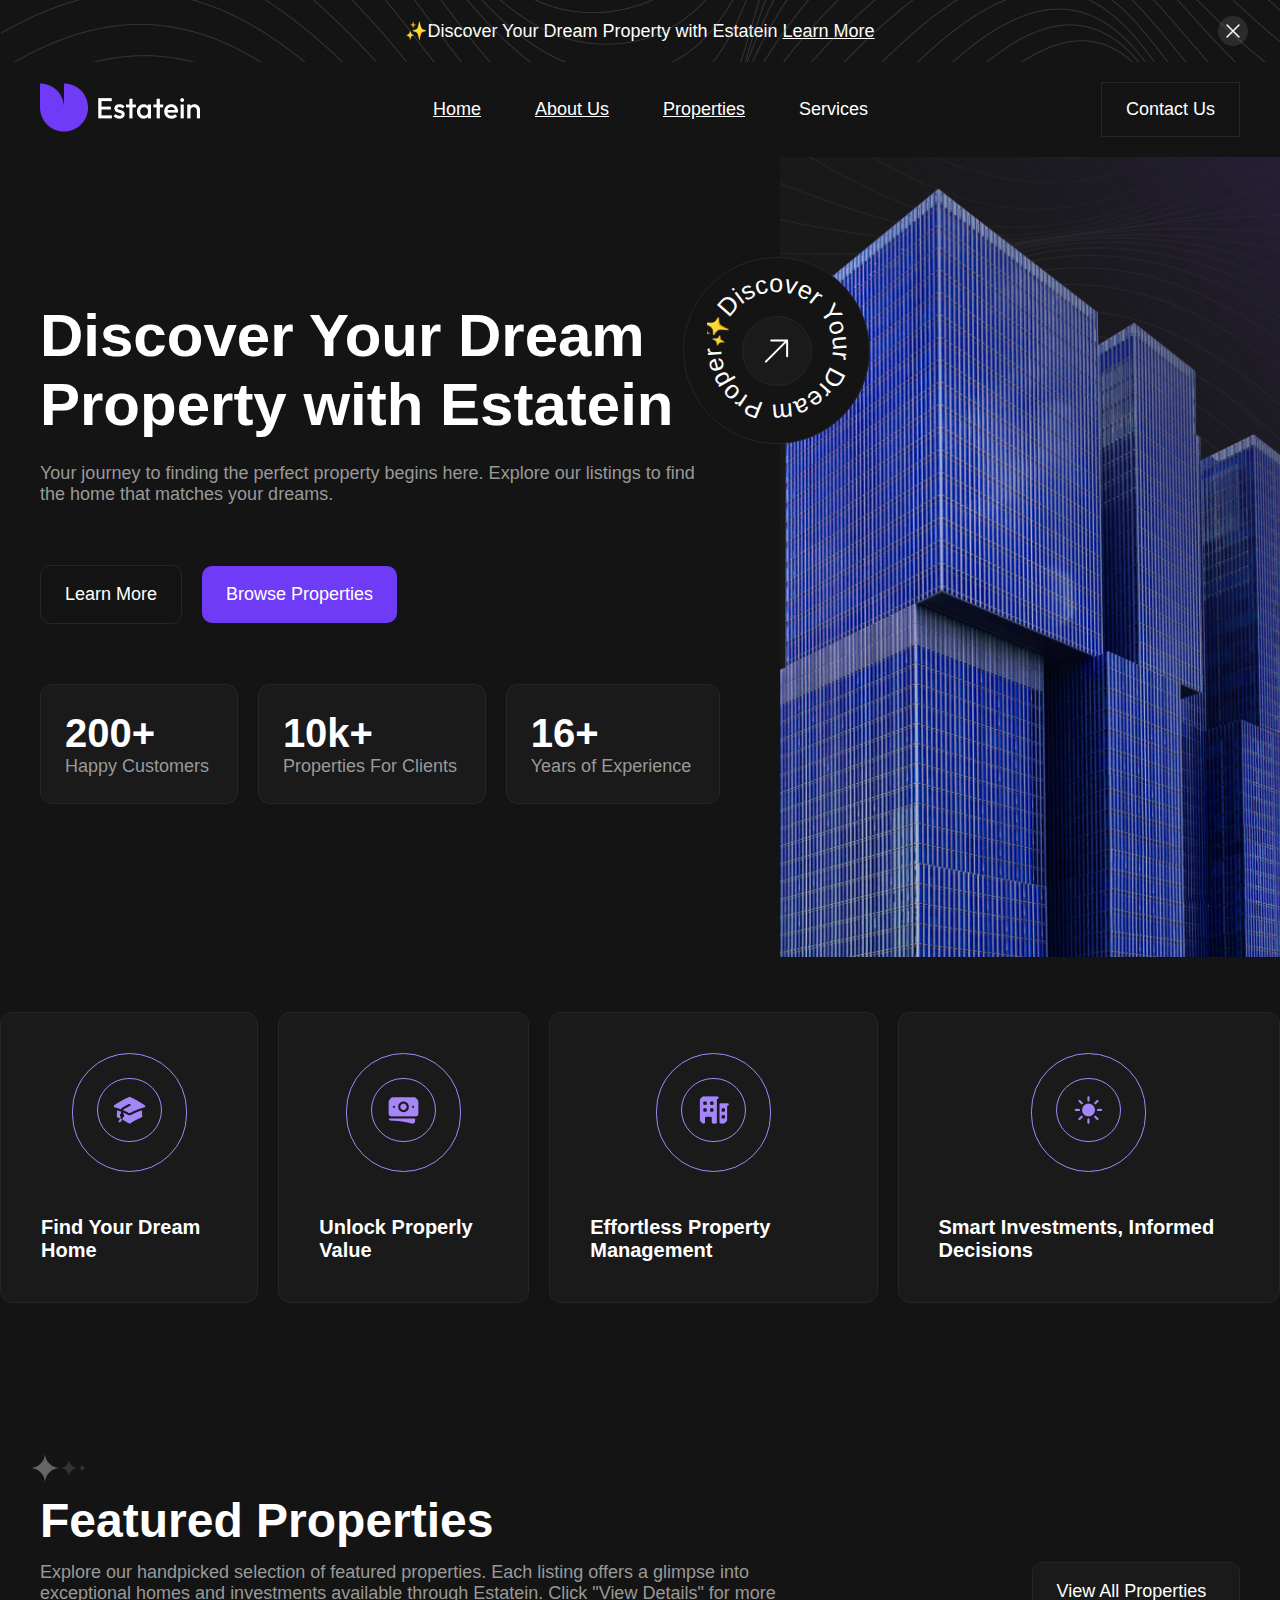
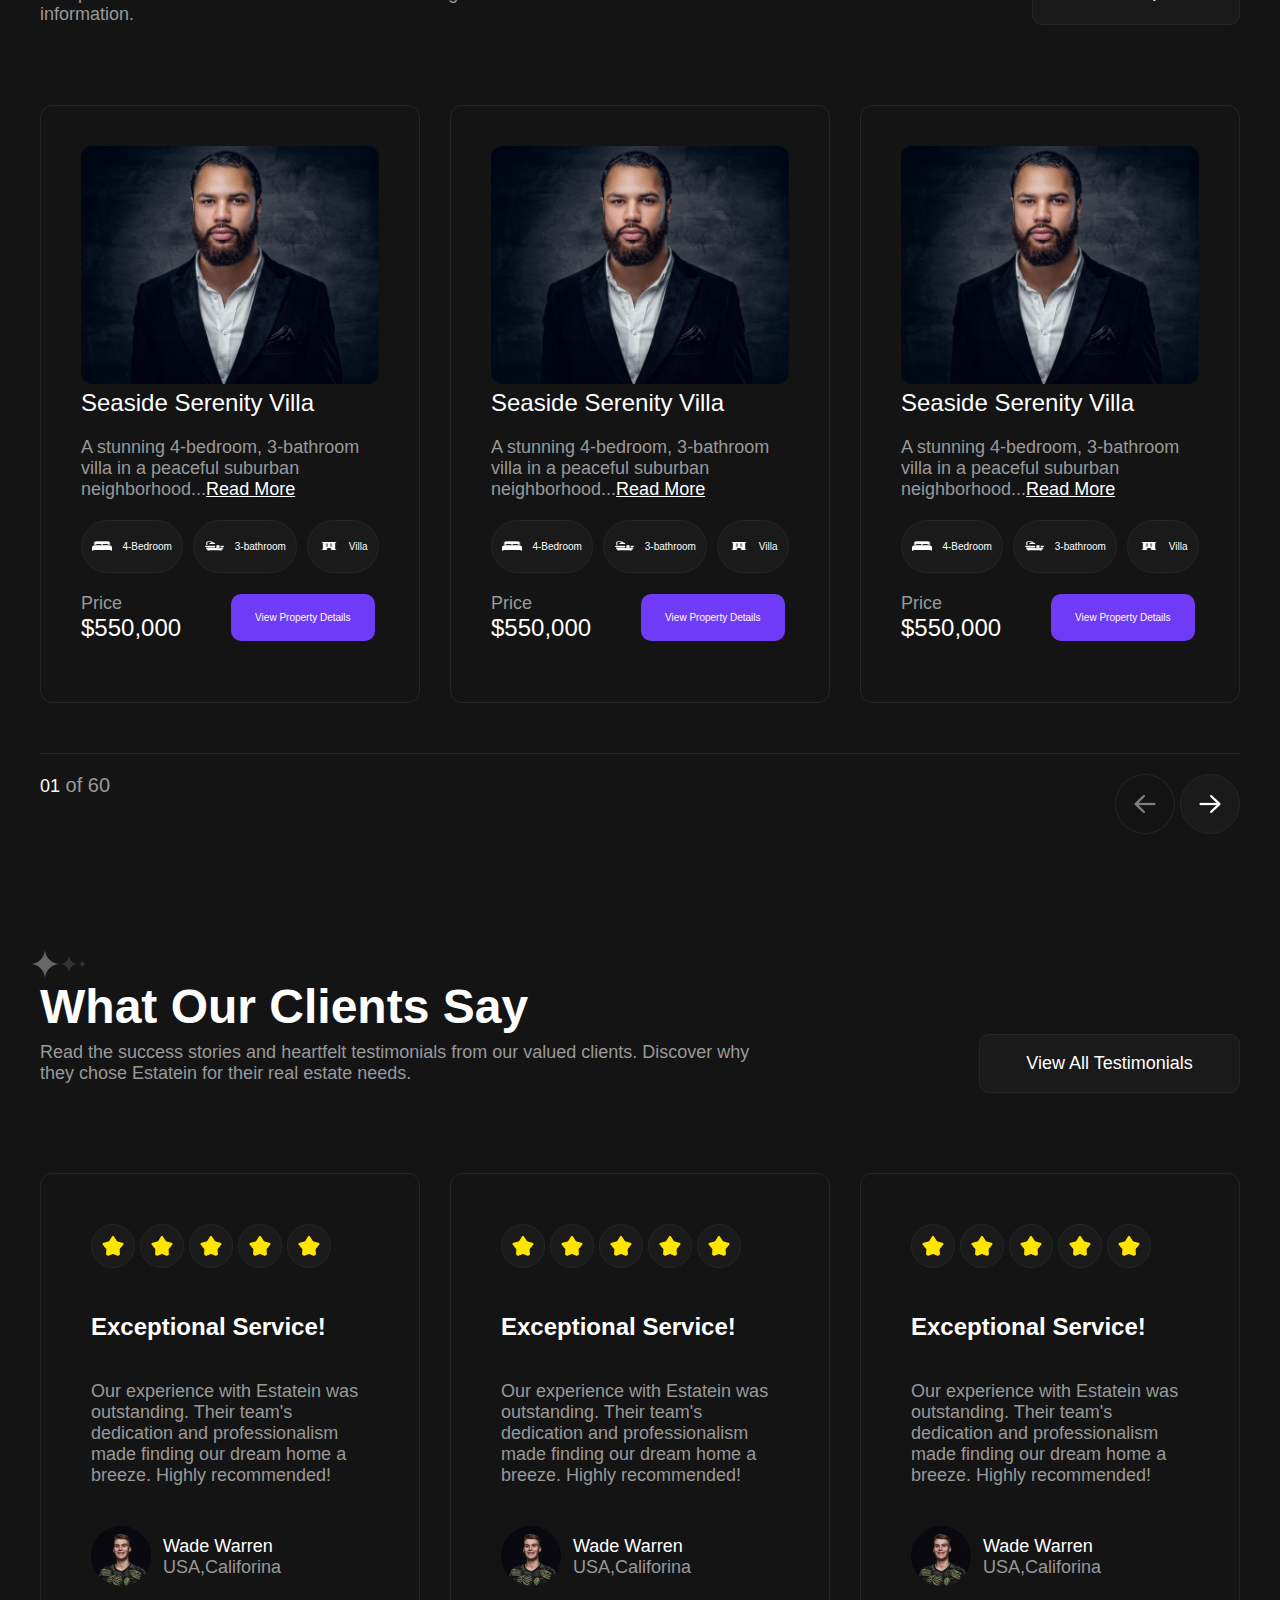
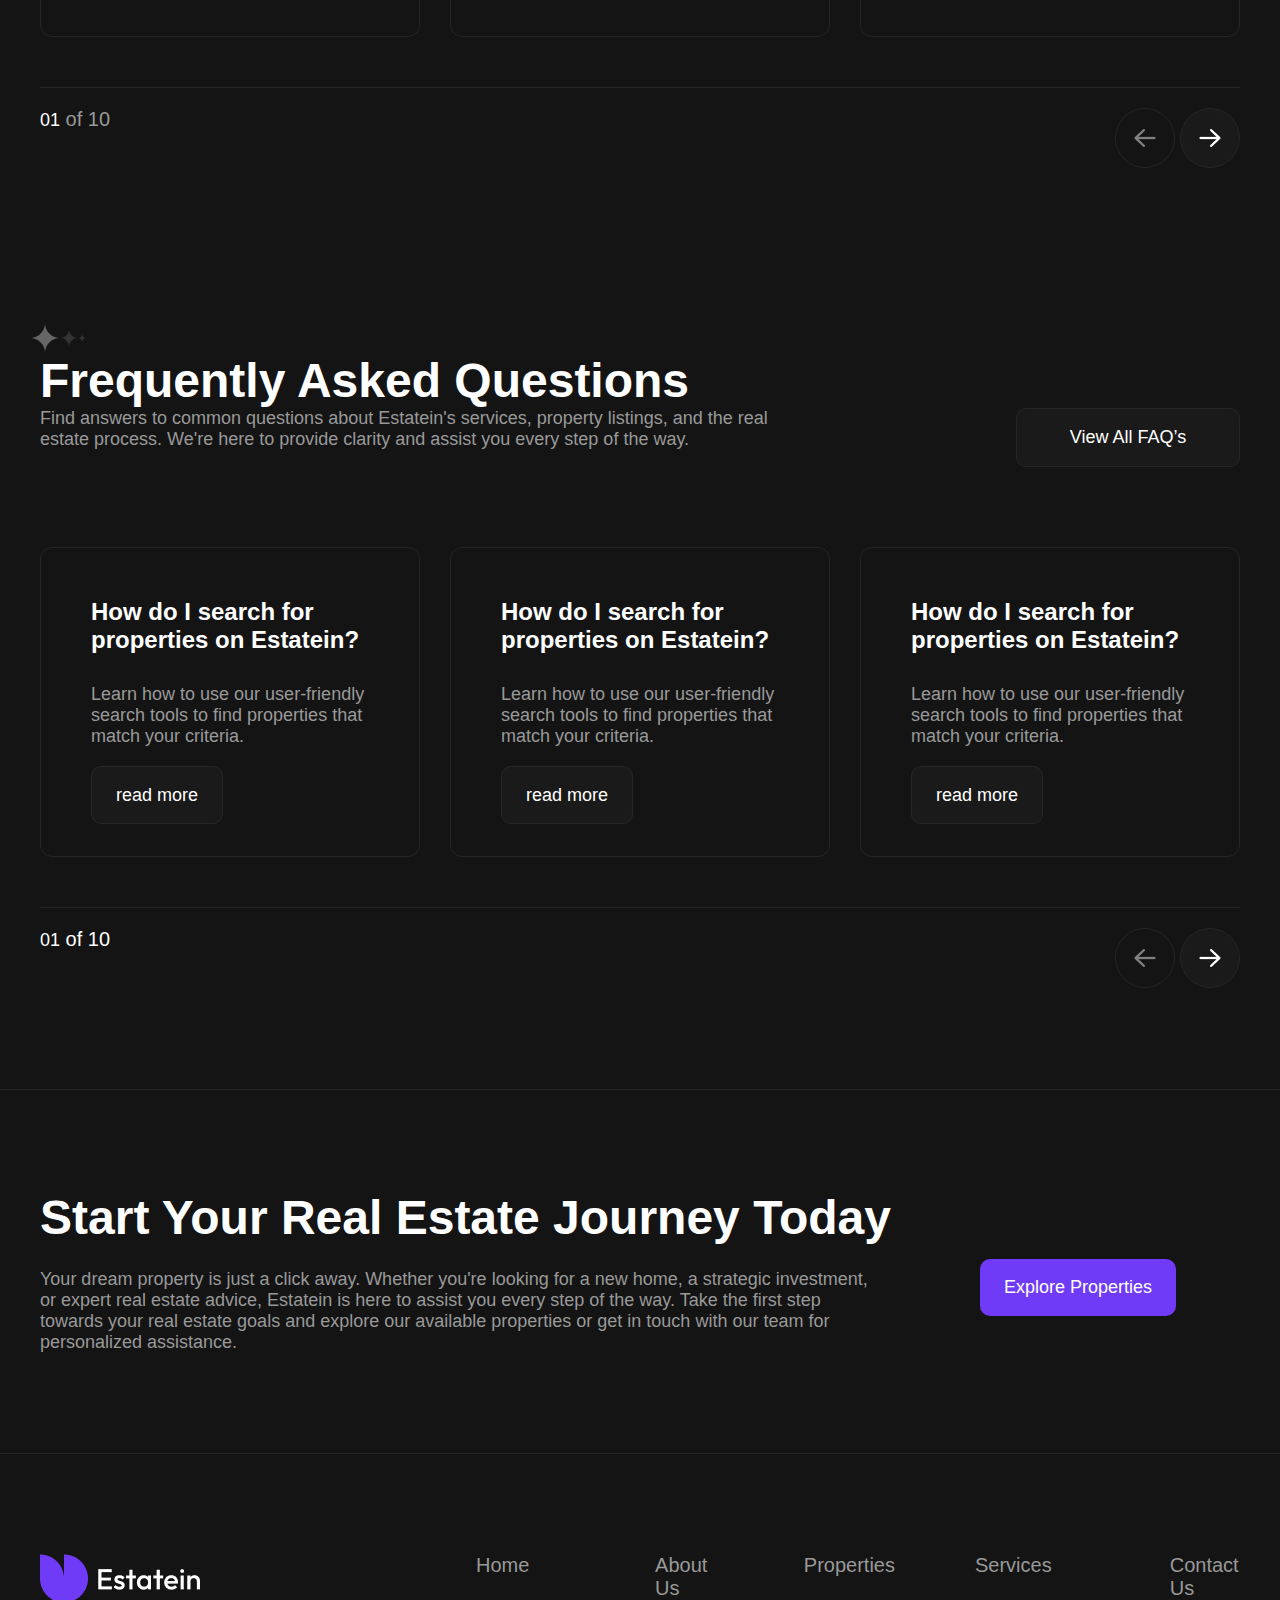
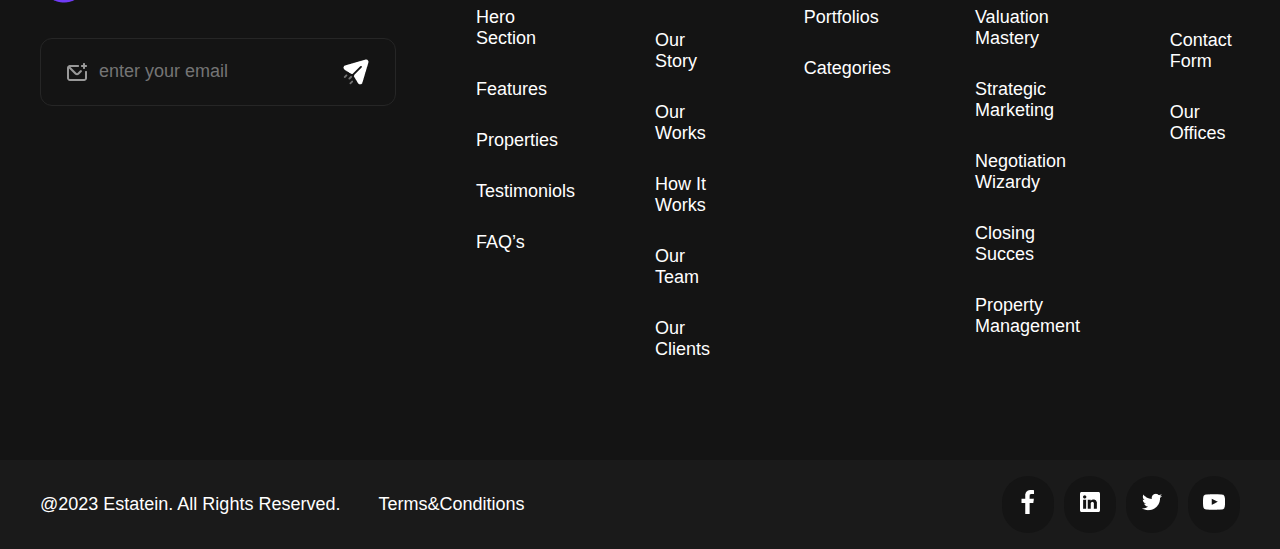
<file: index.html>
<!DOCTYPE html>
<html>
    <head>
        <meta name="viewport" content="width=device-width, initial-scale=1.0">
        <title>Real Estate</title>
        <link rel="stylesheet" href="./style/home.css" />
        <link rel="stylesheet" href="./style/style.css" />
    </head>
    <body>
        <div class="banner">
            <img src="../images/banner-back.png" alt="Banner Background" />
            <h4>✨Discover Your Dream Property with Estatein  <a href="/">Learn More</a></h4>
           
            <button>
                <svg width="24" height="24" viewBox="0 0 24 24" fill="none" xmlns="http://www.w3.org/2000/svg">
                    <path d="M6 18L18 6M6 6L18 18" stroke="white" stroke-width="1.5" stroke-linecap="round" stroke-linejoin="round"/>
                </svg>
            </button>
        </div>
        <header>
            <div class="container">
                <a class="logo" href="/">
                    <img src="../images/logo.png" alt="Logo" />
                </a>
                <nav>
                    <ul>
                        <li>
                            <a href="./index.html" >
                                Home
                            </a>
                        </li>
                        <li>
                            <a href="./aboutUs.html" >
                                About Us
                            </a>
                        </li>
                        <li>
                            <a href="./properties.html" >
                                Properties
                            </a>
                        </li>
                        <li>
                            <a>
                                Services
                            </a>
                        </li>
                    </ul>
                    <button>
                        Contact Us
                    </button>
                </nav>

               
                <button>
                    Contact Us
                </button>
                <button class="burger" id="burger" onclick="toggleBurger()">
                    <img src="../images/burger.svg" />
                </button>
            </div>
        </header>
         <section class="discovery"> 
            <div class="discovery-content left-container">
                <h2>
                    Discover Your Dream Property with Estatein
                </h2>
                <p class="description">
                    Your journey to finding the perfect property begins here. Explore our listings to find the home that matches your dreams.
                </p>
                <div class="button-group">
                    <a href="">
                        Learn More
                    </a>
                    <a href="" class="purple">
                        Browse Properties
                    </a>
                </div>
                <div class="statistics">
                    <div class="statistics-item">
                        <strong>200+</strong>
                        <p>Happy Customers</p>
                    </div>
                    <div class="statistics-item">
                        <strong>10k+</strong>
                        <p>Properties For Clients</p>
                    </div>
                    <div class="statistics-item">
                        <strong>16+</strong>
                        <p>Years of Experience</p>
                    </div>
                </div>
                <div class="discover-label">
                    <span>
                        <svg viewBox="0 0 100 100" xmlns="http://www.w3.org/2000/svg">
                            <path id="circlePath" fill="none" stroke-width="4" stroke="" d="
                                    M 10, 50
                                    a 40,40 0 1,1 80,0
                                    a 40,40 0 1,1 -80,0
                                " />
                            <text id="text" font-family="monospace" font-size="12" font-weight="bold" fill="#fff">
                                <textPath id="textPath" href="#circlePath">✨Discover Your Dream Property with Estatein</textPath>
                            </text>
                        </svg>
                    </span>
                    <a>
                        <svg width="35" height="34" viewBox="0 0 35 34" fill="none" xmlns="http://www.w3.org/2000/svg">
                            <path d="M6.875 27.625L28.125 6.375M28.125 6.375L12.1875 6.375M28.125 6.375V22.3125" stroke="white" stroke-width="2" stroke-linecap="round" stroke-linejoin="round"/>
                        </svg>
                    </a>
                </div>
            </div>
            <div class="discovery-image">
                <img src="../images/discovery.png">
            </div>
        </section>
        <section class="search"> 
            <div class="search-item">
                <div class="search-image">
                    <img src="../images/Icon.png">
                </div>
                <p>Find Your Dream Home</p>
            </div>
            <div class="search-item">
                <div class="search-image">
                    <img src="../images/Icon (2).png">
                </div>
                <p>Unlock Properly Value</p>
            </div>
            <div class="search-item">
                <div class="search-image">
                    <img src="../images/Icon (3).png">
                </div>
                <p>Effortless Property Management</p>
            </div>
            <div class="search-item">
                <div class="search-image">
                    <img src="../images/Icon (4).png">
                </div>
                <p>Smart Investments, Informed Decisions</p>
            </div>
        </section>
         <section class="featured-properties">
            <div class="container">
                 <div class="frame-images">
                    <img src="../images/Frame 3186.png">
                    <img src="../images/Frame 3187.png">
                    <img src="../images/Frame 3188.png">
                 </div>
                <h3>Featured Properties</h3>
                <div class="featured-text">
                    <p>
                        Explore our handpicked selection of featured properties. 
                        Each listing offers a glimpse into exceptional homes and investments available through Estatein.
                        Click "View Details" for more information.
                    </p>
                    <a>View All Properties</a>
                </div>
                <div class="featured-properties-windows">
                    <div class="featured-properties-items">
                        <img src="../images/Image.png">
                        <h5>Seaside Serenity Villa</h5>
                        <p>A stunning 4-bedroom, 3-bathroom villa in a peaceful suburban neighborhood...<a href="">Read More</a></p>
                        <div class="interier">
                            <div class="interier-items">
                                <img src="../images/BACKGROUND_2.png">
                                <p>4-Bedroom</p>
                            </div>
                            <div class="interier-items">
                                <img src="../images/BACKGROUND_2 (1).png">
                                <p>3-bathroom</p>
                            </div>
                            <div class="interier-items">
                                <img src="../images/Icon (5).png">
                                <p>Villa</p>
                            </div>
                        </div>
                        <div class="price">
                            <p>Price </br>
                                 <b>$550,000</b> 
                            </p>
                            <a>View Property Details</a>
                        </div>
                    </div> 
                    <div class="featured-properties-items">
                        <img src="../images/Image.png">
                        <h5>Seaside Serenity Villa</h5>
                        <p>A stunning 4-bedroom, 3-bathroom villa in a peaceful suburban neighborhood...<a href="">Read More</a></p>
                        <div class="interier">
                            <div class="interier-items">
                                <img src="../images/BACKGROUND_2.png">
                                <p>4-Bedroom</p>
                            </div>
                            <div class="interier-items">
                                <img src="../images/BACKGROUND_2 (1).png">
                                <p>3-bathroom</p>
                            </div>
                            <div class="interier-items">
                                <img src="../images/Icon (5).png">
                                <p>Villa</p>
                            </div>
                        </div>
                        <div class="price">
                            <p>Price </br>
                                 <b>$550,000</b> 
                            </p>
                            <a>View Property Details</a>
                        </div>
                    </div>  
                    <div class="featured-properties-items">
                        <img src="../images/Image.png">
                        <h5>Seaside Serenity Villa</h5>
                        <p>A stunning 4-bedroom, 3-bathroom villa in a peaceful suburban neighborhood...<a href="">Read More</a></p>
                        <div class="interier">
                            <div class="interier-items">
                                <img src="../images/BACKGROUND_2.png">
                                <p>4-Bedroom</p>
                            </div>
                            <div class="interier-items">
                                <img src="../images/BACKGROUND_2 (1).png">
                                <p>3-bathroom</p>
                            </div>
                            <div class="interier-items">
                                <img src="../images/Icon (5).png">
                                <p>Villa</p>
                            </div>
                        </div>
                        <div class="price">
                            <p>Price </br>
                                 <b>$550,000</b> 
                            </p>
                            <a>View Property Details</a>
                        </div>
                    </div>  
                </div>
                <div class="scroll">
                    <p><b>01</b> of 60</p>
                    <div class="scroll-icons">
                        <img class="left" src="../images/Icon (6).png">
                        <img class="right" src="../images/Icon (7).png">
                    </div>
                </div>
            </div>
        </section>
        <section class="rate"> 
            <div class="container">
                <div class="frame-images">
                    <img src="../images/Frame 3186.png">
                    <img src="../images/Frame 3187.png">
                    <img src="../images/Frame 3188.png">
                 </div>
                 <h3>What Our Clients Say</h3>
                 <div class="rate-text">
                    <p>
                        Read the success stories and heartfelt testimonials from our valued clients.
                        Discover why they chose Estatein for their real estate needs.
                    </p>
                    <a>View All Testimonials</a>
                 </div>
                 <div class="rate-windows">
                    <div class="rate-windows-items">
                        <div class="stars">
                           <img src="../images/Shape.png">
                           <img src="../images/Shape.png">
                           <img src="../images/Shape.png">
                           <img src="../images/Shape.png">
                           <img src="../images/Shape.png">
                        </div>
                        <h5>Exceptional Service!</h5>
                        <p>
                           Our experience with Estatein was outstanding. Their team's dedication and professionalism made
                           finding our dream home a breeze. Highly recommended!
                        </p>
                        <div class="clients">
                            <img src="../images/Profile.png">
                            <div class="clients-info">
                                <b>Wade Warren</b>
                                <p>USA,Califorina</p>
                            </div>
                        </div>
                    </div>
                    <div class="rate-windows-items">
                        <div class="stars">
                           <img src="../images/Shape.png">
                           <img src="../images/Shape.png">
                           <img src="../images/Shape.png">
                           <img src="../images/Shape.png">
                           <img src="../images/Shape.png">
                        </div>
                        <h5>Exceptional Service!</h5>
                        <p>
                           Our experience with Estatein was outstanding. Their team's dedication and professionalism made
                           finding our dream home a breeze. Highly recommended!
                        </p>
                        <div class="clients">
                            <img src="../images/Profile.png">
                            <div class="clients-info">
                                <b>Wade Warren</b>
                                <p>USA,Califorina</p>
                            </div>
                        </div>
                    </div>
                    <div class="rate-windows-items">
                        <div class="stars">
                           <img src="../images/Shape.png">
                           <img src="../images/Shape.png">
                           <img src="../images/Shape.png">
                           <img src="../images/Shape.png">
                           <img src="../images/Shape.png">
                        </div>
                        <h5>Exceptional Service!</h5>
                        <p>
                           Our experience with Estatein was outstanding. Their team's dedication and professionalism made
                           finding our dream home a breeze. Highly recommended!
                        </p>
                        <div class="clients">
                            <img src="../images/Profile.png">
                            <div class="clients-info">
                                <b>Wade Warren</b>
                                <p>USA,Califorina</p>
                            </div>
                        </div>
                    </div>
                 </div>
                 <div class="scroll">
                    <p><b>01</b> of 10</p>
                    <div class="scroll-icons">
                        <img class="left" src="./images/Icon (6).png">
                        <img class="right" src="./images/Icon (7).png">
                    </div>
                </div>
            </div>
        </section>
        <section class="frequently-questions">
            <div class="container">
                <div class="frame-images">
                    <img src="../images/Frame 3186.png">
                    <img src="../images/Frame 3187.png">
                    <img src="../images/Frame 3188.png">
                 </div>
                 <h3>Frequently Asked Questions</h3>
                 <div class="frequently-questions-text">
                    <p>
                        Find answers to common questions about Estatein's services, property listings,
                        and the real estate process. We're here to provide clarity and assist you every step of the way.
                    </p>
                    <a>View All FAQ’s</a>
                 </div>
                 <div class="frequently-questions-windows">
                    <div class="frequently-questions-windows-items">
                        <h5>How do I search for properties on Estatein?</h5>
                        <p>Learn how to use our user-friendly search tools to find properties that match your criteria.</p>
                        <a>read more</a>
                    </div>
                    <div class="frequently-questions-windows-items">
                        <h5>How do I search for properties on Estatein?</h5>
                        <p>Learn how to use our user-friendly search tools to find properties that match your criteria.</p>
                        <a>read more</a>
                    </div>
                    <div class="frequently-questions-windows-items">
                        <h5>How do I search for properties on Estatein?</h5>
                        <p>Learn how to use our user-friendly search tools to find properties that match your criteria.</p>
                        <a>read more</a>
                    </div>
                 </div>
                 <div class="scroll">
                    <p><b>01</b> of 10</p>
                    <div class="scroll-icons">
                        <img class="left" src="../images/Icon (6).png">
                        <img class="right" src="../images/Icon (7).png">
                    </div>
                </div>
            </div>
        </section>
        <section class="start-today">
            <div class="container">
                    <h3>Start Your Real Estate Journey Today</h3>
                <div class="start-today-text">
                    <p>
                       Your dream property is just a click away. Whether you're looking for a new home, a strategic investment,
                       or expert real estate advice, Estatein is here to assist you every step of the way. Take the first step 
                       towards your real estate goals and explore our available properties or get in touch with our team for 
                       personalized assistance.
                    </p>
                    <a>Explore Properties</a>
                </div>
            </div>
        </section>
        <footer> 
            <div class="container">
                <div class="footer-left-side">
                    <img src="../images/logo.png" class="logo">
                    <div class="email">
                        <img src="../images/Icon (8).png">
                        <input type="email" placeholder="enter your email">
                        <img src="../images/Icon (9).png">
                    </div>
                </div>
                <div class="footer-right-side">
                    <div class="page-list">
                        <span>Home</span>
                        <p>Hero Section</p>
                        <p>Features</p>
                        <p>Properties</p>
                        <p>Testimoniols</p>
                        <p>FAQ’s</p>
                    </div>
                    <div class="page-list">
                        <span>About Us</span>
                        <p>Our Story</p>
                        <p>Our Works</p>
                        <p>How It Works</p>
                        <p>Our Team</p>
                        <p>Our Clients</p>
                    </div>
                    <div class="page-list">
                        <span>Properties</span>
                        <p>Portfolios</p>
                        <p>Categories</p>
                    </div>
                    <div class="page-list">
                        <span>Services</span>
                        <p>Valuation Mastery</p>
                        <p>Strategic Marketing</p>
                        <p>Negotiation Wizardy</p>
                        <p>Closing Succes</p>
                        <p>Property Management</p>
                    </div>
                    <div class="page-list">
                        <span>Contact Us</span>
                        <p>Contact Form</p>
                        <p>Our Offices</p>
                    </div>
                </div>
            </div>
        </footer>
        <section class="last"> 
            <div class="container">
                <div class="last-text">
                    <h5>@2023 Estatein. All Rights Reserved.</h5>
                    <p>Terms&Conditions</p>
                </div>
                <div class="social-icons">
                    <div class="facebook">
                        <img src="../images/Icon (10).png" alt="facebook">
                    </div>
                    <div class="instagram">
                        <img src="../images/Icon (11).png" alt="instagram">
                    </div>
                    <div class="twitch">
                        <img src="../images/Icon (12).png" alt="twitch">
                    </div>
                   <div class="Youtube">
                        <img src="../images/Icon (13).png" alt="Youtube">
                   </div>
                   
                </div>
            </div>
        </section>
    </body>
    <script>
        function toggleBurger() {
            const button = document.getElementById('burger')
            const nav = document.querySelector('header nav')
            if (nav.classList.contains('open')) {
                button.classList.remove('open')
                nav.classList.remove('open')
            } else {
                button.classList.add('open')
                nav.classList.add('open')
            }
        }
    </script>
</html>
</file>
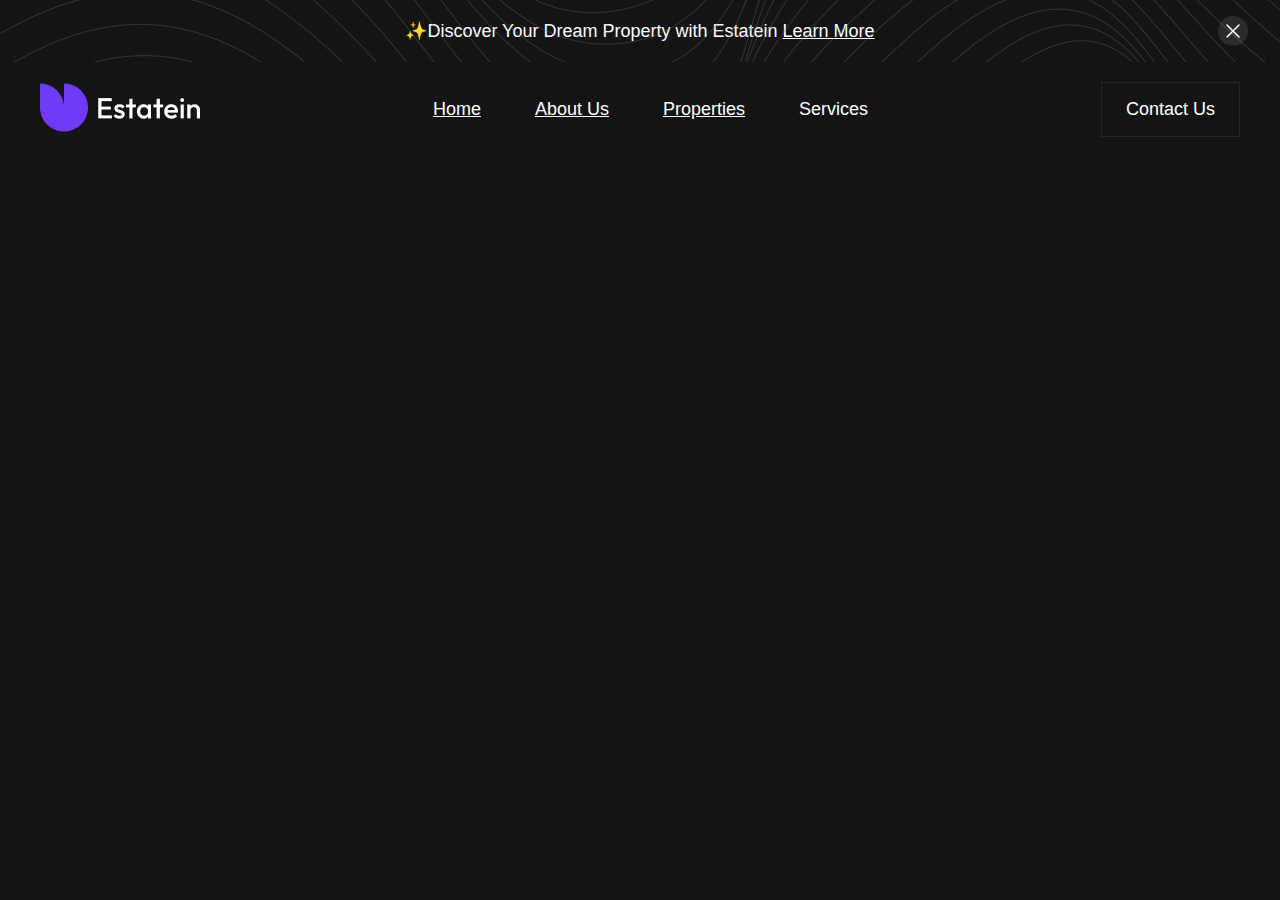
<file: home page/index.html>
<!DOCTYPE html>
<html>
    <head>
        <meta name="viewport" content="width=device-width, initial-scale=1.0">
        <title>Real Estate</title>
        <link rel="stylesheet" href="./style.css" />
        
    </head>
    <body>
        <div class="banner">
            <img src="../images/banner-back.png" alt="Banner Background" />
            <h4>✨Discover Your Dream Property with Estatein  <a href="/">Learn More</a></h4>
           
            <button>
                <svg width="24" height="24" viewBox="0 0 24 24" fill="none" xmlns="http://www.w3.org/2000/svg">
                    <path d="M6 18L18 6M6 6L18 18" stroke="white" stroke-width="1.5" stroke-linecap="round" stroke-linejoin="round"/>
                </svg>
            </button>
        </div>
        <header>
            <div class="container">
                <a class="logo" href="/">
                    <img src="../images/logo.png" alt="Logo" />
                </a>
                <nav>
                    <ul>
                        <li>
                            <a href="./index.html" >
                                Home
                            </a>
                        </li>
                        <li>
                            <a href="../About Us Page/AboutUs.html" >
                                About Us
                            </a>
                        </li>
                        <li>
                            <a href="../Properties Page/properties.html" >
                                Properties
                            </a>
                        </li>
                        <li>
                            <a>
                                Services
                            </a>
                        </li>
                    </ul>
                    <button>
                        Contact Us
                    </button>
                </nav>

               
                <button>
                    Contact Us
                </button>
                <button class="burger" id="burger" onclick="toggleBurger()">
                    <img src="../images/burger.svg" />
                </button>
            </div>
        </header>
        <!-- <section class="discovery">
            <div class="discovery-content left-container">
                <h2>
                    Discover Your Dream Property with Estatein
                </h2>
                <p class="description">
                    Your journey to finding the perfect property begins here. Explore our listings to find the home that matches your dreams.
                </p>
                <div class="button-group">
                    <a href="">
                        Learn More
                    </a>
                    <a href="" class="purple">
                        Browse Properties
                    </a>
                </div>
                <div class="statistics">
                    <div class="statistics-item">
                        <strong>200+</strong>
                        <p>Happy Customers</p>
                    </div>
                    <div class="statistics-item">
                        <strong>10k+</strong>
                        <p>Properties For Clients</p>
                    </div>
                    <div class="statistics-item">
                        <strong>16+</strong>
                        <p>Years of Experience</p>
                    </div>
                </div>
                <div class="discover-label">
                    <span>
                        <svg viewBox="0 0 100 100" xmlns="http://www.w3.org/2000/svg">
                            <path id="circlePath" fill="none" stroke-width="4" stroke="" d="
                                    M 10, 50
                                    a 40,40 0 1,1 80,0
                                    a 40,40 0 1,1 -80,0
                                " />
                            <text id="text" font-family="monospace" font-size="12" font-weight="bold" fill="#fff">
                                <textPath id="textPath" href="#circlePath">✨Discover Your Dream Property with Estatein</textPath>
                            </text>
                        </svg>
                    </span>
                    <a>
                        <svg width="35" height="34" viewBox="0 0 35 34" fill="none" xmlns="http://www.w3.org/2000/svg">
                            <path d="M6.875 27.625L28.125 6.375M28.125 6.375L12.1875 6.375M28.125 6.375V22.3125" stroke="white" stroke-width="2" stroke-linecap="round" stroke-linejoin="round"/>
                        </svg>
                    </a>
                </div>
            </div>
            <div class="discovery-image">
                <img src="../images/discovery.png">
            </div>
        </section>
        <section class="search">
            <div class="search-item">
                <div class="search-image">
                    <img src="../images/Icon.png">
                </div>
                <p>Find Your Dream Home</p>
            </div>
            <div class="search-item">
                <div class="search-image">
                    <img src="../images/Icon (2).png">
                </div>
                <p>Unlock Properly Value</p>
            </div>
            <div class="search-item">
                <div class="search-image">
                    <img src="../images/Icon (3).png">
                </div>
                <p>Effortless Property Management</p>
            </div>
            <div class="search-item">
                <div class="search-image">
                    <img src="../images/Icon (4).png">
                </div>
                <p>Smart Investments, Informed Decisions</p>
            </div>
        </section>
        <section class="featured-properties">
            <div class="container">
                 <div class="frame-images">
                    <img src="../images/Frame 3186.png">
                    <img src="../images/Frame 3187.png">
                    <img src="../images/Frame 3188.png">
                 </div>
                <h3>Featured Properties</h3>
                <div class="featured-text">
                    <p>
                        Explore our handpicked selection of featured properties. 
                        Each listing offers a glimpse into exceptional homes and investments available through Estatein.
                        Click "View Details" for more information.
                    </p>
                    <a>View All Properties</a>
                </div>
                <div class="featured-properties-windows">
                    <div class="featured-properties-items">
                        <img src="../images/Image.png">
                        <h5>Seaside Serenity Villa</h5>
                        <p>A stunning 4-bedroom, 3-bathroom villa in a peaceful suburban neighborhood...<a href="">Read More</a></p>
                        <div class="interier">
                            <div class="interier-items">
                                <img src="../images/BACKGROUND_2.png">
                                <p>4-Bedroom</p>
                            </div>
                            <div class="interier-items">
                                <img src="../images/BACKGROUND_2 (1).png">
                                <p>3-bathroom</p>
                            </div>
                            <div class="interier-items">
                                <img src="../images/Icon (5).png">
                                <p>Villa</p>
                            </div>
                        </div>
                        <div class="price">
                            <p>Price </br>
                                 <b>$550,000</b> 
                            </p>
                            <a>View Property Details</a>
                        </div>
                    </div> 
                    <div class="featured-properties-items">
                        <img src="../images/Image.png">
                        <h5>Seaside Serenity Villa</h5>
                        <p>A stunning 4-bedroom, 3-bathroom villa in a peaceful suburban neighborhood...<a href="">Read More</a></p>
                        <div class="interier">
                            <div class="interier-items">
                                <img src="../images/BACKGROUND_2.png">
                                <p>4-Bedroom</p>
                            </div>
                            <div class="interier-items">
                                <img src="../images/BACKGROUND_2 (1).png">
                                <p>3-bathroom</p>
                            </div>
                            <div class="interier-items">
                                <img src="../images/Icon (5).png">
                                <p>Villa</p>
                            </div>
                        </div>
                        <div class="price">
                            <p>Price </br>
                                 <b>$550,000</b> 
                            </p>
                            <a>View Property Details</a>
                        </div>
                    </div>  
                    <div class="featured-properties-items">
                        <img src="../images/Image.png">
                        <h5>Seaside Serenity Villa</h5>
                        <p>A stunning 4-bedroom, 3-bathroom villa in a peaceful suburban neighborhood...<a href="">Read More</a></p>
                        <div class="interier">
                            <div class="interier-items">
                                <img src="../images/BACKGROUND_2.png">
                                <p>4-Bedroom</p>
                            </div>
                            <div class="interier-items">
                                <img src="../images/BACKGROUND_2 (1).png">
                                <p>3-bathroom</p>
                            </div>
                            <div class="interier-items">
                                <img src="../images/Icon (5).png">
                                <p>Villa</p>
                            </div>
                        </div>
                        <div class="price">
                            <p>Price </br>
                                 <b>$550,000</b> 
                            </p>
                            <a>View Property Details</a>
                        </div>
                    </div>  
                </div>
                <div class="scroll">
                    <p><b>01</b> of 60</p>
                    <div class="scroll-icons">
                        <img class="left" src="../images/Icon (6).png">
                        <img class="right" src="../images/Icon (7).png">
                    </div>
                </div>
            </div>
        </section>
        <section class="rate">
            <div class="container">
                <div class="frame-images">
                    <img src="../images/Frame 3186.png">
                    <img src="../images/Frame 3187.png">
                    <img src="../images/Frame 3188.png">
                 </div>
                 <h3>What Our Clients Say</h3>
                 <div class="rate-text">
                    <p>
                        Read the success stories and heartfelt testimonials from our valued clients.
                        Discover why they chose Estatein for their real estate needs.
                    </p>
                    <a>View All Testimonials</a>
                 </div>
                 <div class="rate-windows">
                    <div class="rate-windows-items">
                        <div class="stars">
                           <img src="../images/Shape.png">
                           <img src="../images/Shape.png">
                           <img src="../images/Shape.png">
                           <img src="../images/Shape.png">
                           <img src="../images/Shape.png">
                        </div>
                        <h5>Exceptional Service!</h5>
                        <p>
                           Our experience with Estatein was outstanding. Their team's dedication and professionalism made
                           finding our dream home a breeze. Highly recommended!
                        </p>
                        <div class="clients">
                            <img src="../images/Profile.png">
                            <div class="clients-info">
                                <b>Wade Warren</b>
                                <p>USA,Califorina</p>
                            </div>
                        </div>
                    </div>
                    <div class="rate-windows-items">
                        <div class="stars">
                           <img src="../images/Shape.png">
                           <img src="../images/Shape.png">
                           <img src="../images/Shape.png">
                           <img src="../images/Shape.png">
                           <img src="../images/Shape.png">
                        </div>
                        <h5>Exceptional Service!</h5>
                        <p>
                           Our experience with Estatein was outstanding. Their team's dedication and professionalism made
                           finding our dream home a breeze. Highly recommended!
                        </p>
                        <div class="clients">
                            <img src="../images/Profile.png">
                            <div class="clients-info">
                                <b>Wade Warren</b>
                                <p>USA,Califorina</p>
                            </div>
                        </div>
                    </div>
                    <div class="rate-windows-items">
                        <div class="stars">
                           <img src="../images/Shape.png">
                           <img src="../images/Shape.png">
                           <img src="../images/Shape.png">
                           <img src="../images/Shape.png">
                           <img src="../images/Shape.png">
                        </div>
                        <h5>Exceptional Service!</h5>
                        <p>
                           Our experience with Estatein was outstanding. Their team's dedication and professionalism made
                           finding our dream home a breeze. Highly recommended!
                        </p>
                        <div class="clients">
                            <img src="../images/Profile.png">
                            <div class="clients-info">
                                <b>Wade Warren</b>
                                <p>USA,Califorina</p>
                            </div>
                        </div>
                    </div>
                 </div>
                 <div class="scroll">
                    <p><b>01</b> of 10</p>
                    <div class="scroll-icons">
                        <img class="left" src="./images/Icon (6).png">
                        <img class="right" src="./images/Icon (7).png">
                    </div>
                </div>
            </div>
        </section>
        <section class="frequently-questions">
            <div class="container">
                <div class="frame-images">
                    <img src="../images/Frame 3186.png">
                    <img src="../images/Frame 3187.png">
                    <img src="../images/Frame 3188.png">
                 </div>
                 <h3>Frequently Asked Questions</h3>
                 <div class="frequently-questions-text">
                    <p>
                        Find answers to common questions about Estatein's services, property listings,
                        and the real estate process. We're here to provide clarity and assist you every step of the way.
                    </p>
                    <a>View All FAQ’s</a>
                 </div>
                 <div class="frequently-questions-windows">
                    <div class="frequently-questions-windows-items">
                        <h5>How do I search for properties on Estatein?</h5>
                        <p>Learn how to use our user-friendly search tools to find properties that match your criteria.</p>
                        <a>read more</a>
                    </div>
                    <div class="frequently-questions-windows-items">
                        <h5>How do I search for properties on Estatein?</h5>
                        <p>Learn how to use our user-friendly search tools to find properties that match your criteria.</p>
                        <a>read more</a>
                    </div>
                    <div class="frequently-questions-windows-items">
                        <h5>How do I search for properties on Estatein?</h5>
                        <p>Learn how to use our user-friendly search tools to find properties that match your criteria.</p>
                        <a>read more</a>
                    </div>
                 </div>
                 <div class="scroll">
                    <p><b>01</b> of 10</p>
                    <div class="scroll-icons">
                        <img class="left" src="../images/Icon (6).png">
                        <img class="right" src="../images/Icon (7).png">
                    </div>
                </div>
            </div>
        </section>
        <section class="start-today">
            <div class="container">
                    <h3>Start Your Real Estate Journey Today</h3>
                <div class="start-today-text">
                    <p>
                       Your dream property is just a click away. Whether you're looking for a new home, a strategic investment,
                       or expert real estate advice, Estatein is here to assist you every step of the way. Take the first step 
                       towards your real estate goals and explore our available properties or get in touch with our team for 
                       personalized assistance.
                    </p>
                    <a>Explore Properties</a>
                </div>
            </div>
        </section>
        <footer>
            <div class="container">
                <div class="footer-left-side">
                    <img src="../images/logo.png" class="logo">
                    <div class="email">
                        <img src="../images/Icon (8).png">
                        <input type="email" placeholder="enter your email">
                        <img src="../images/Icon (9).png">
                    </div>
                </div>
                <div class="footer-right-side">
                    <div class="page-list">
                        <span>Home</span>
                        <p>Hero Section</p>
                        <p>Features</p>
                        <p>Properties</p>
                        <p>Testimoniols</p>
                        <p>FAQ’s</p>
                    </div>
                    <div class="page-list">
                        <span>About Us</span>
                        <p>Our Story</p>
                        <p>Our Works</p>
                        <p>How It Works</p>
                        <p>Our Team</p>
                        <p>Our Clients</p>
                    </div>
                    <div class="page-list">
                        <span>Properties</span>
                        <p>Portfolios</p>
                        <p>Categories</p>
                    </div>
                    <div class="page-list">
                        <span>Services</span>
                        <p>Valuation Mastery</p>
                        <p>Strategic Marketing</p>
                        <p>Negotiation Wizardy</p>
                        <p>Closing Succes</p>
                        <p>Property Management</p>
                    </div>
                    <div class="page-list">
                        <span>Contact Us</span>
                        <p>Contact Form</p>
                        <p>Our Offices</p>
                    </div>
                </div>
            </div>
        </footer>
        <section class="last">
            <div class="container">
                <div class="last-text">
                    <h5>@2023 Estatein. All Rights Reserved.</h5>
                    <p>Terms&Conditions</p>
                </div>
                <div class="social-icons">
                    <div class="facebook">
                        <img src="../images/Icon (10).png" alt="facebook">
                    </div>
                    <div class="instagram">
                        <img src="../images/Icon (11).png" alt="instagram">
                    </div>
                    <div class="twitch">
                        <img src="../images/Icon (12).png" alt="twitch">
                    </div>
                   <div class="Youtube">
                        <img src="../images/Icon (13).png" alt="Youtube">
                   </div>
                   
                </div>
            </div>
        </section> -->
    </body>
    <script>
        function toggleBurger() {
            const button = document.getElementById('burger')
            const nav = document.querySelector('header nav')
            if (nav.classList.contains('open')) {
                button.classList.remove('open')
                nav.classList.remove('open')
            } else {
                button.classList.add('open')
                nav.classList.add('open')
            }
        }
    </script>
</html>
</file>
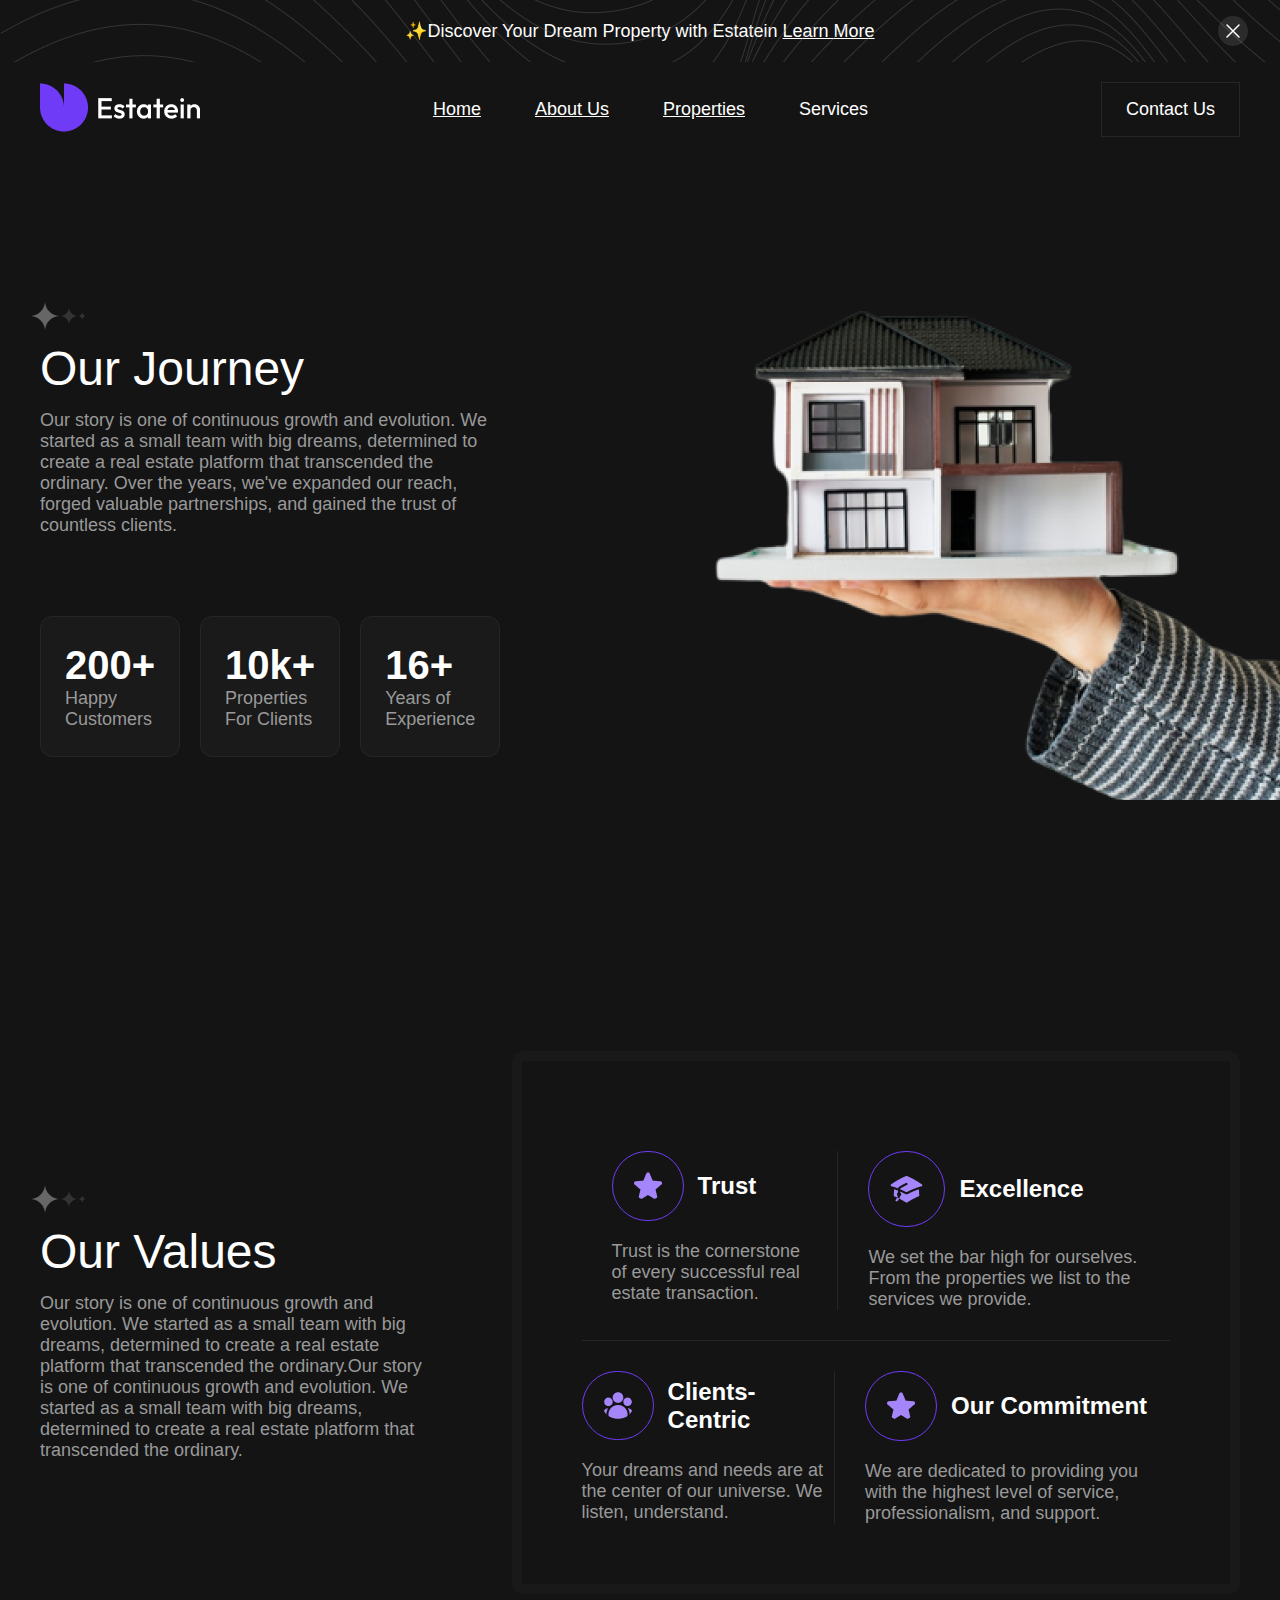
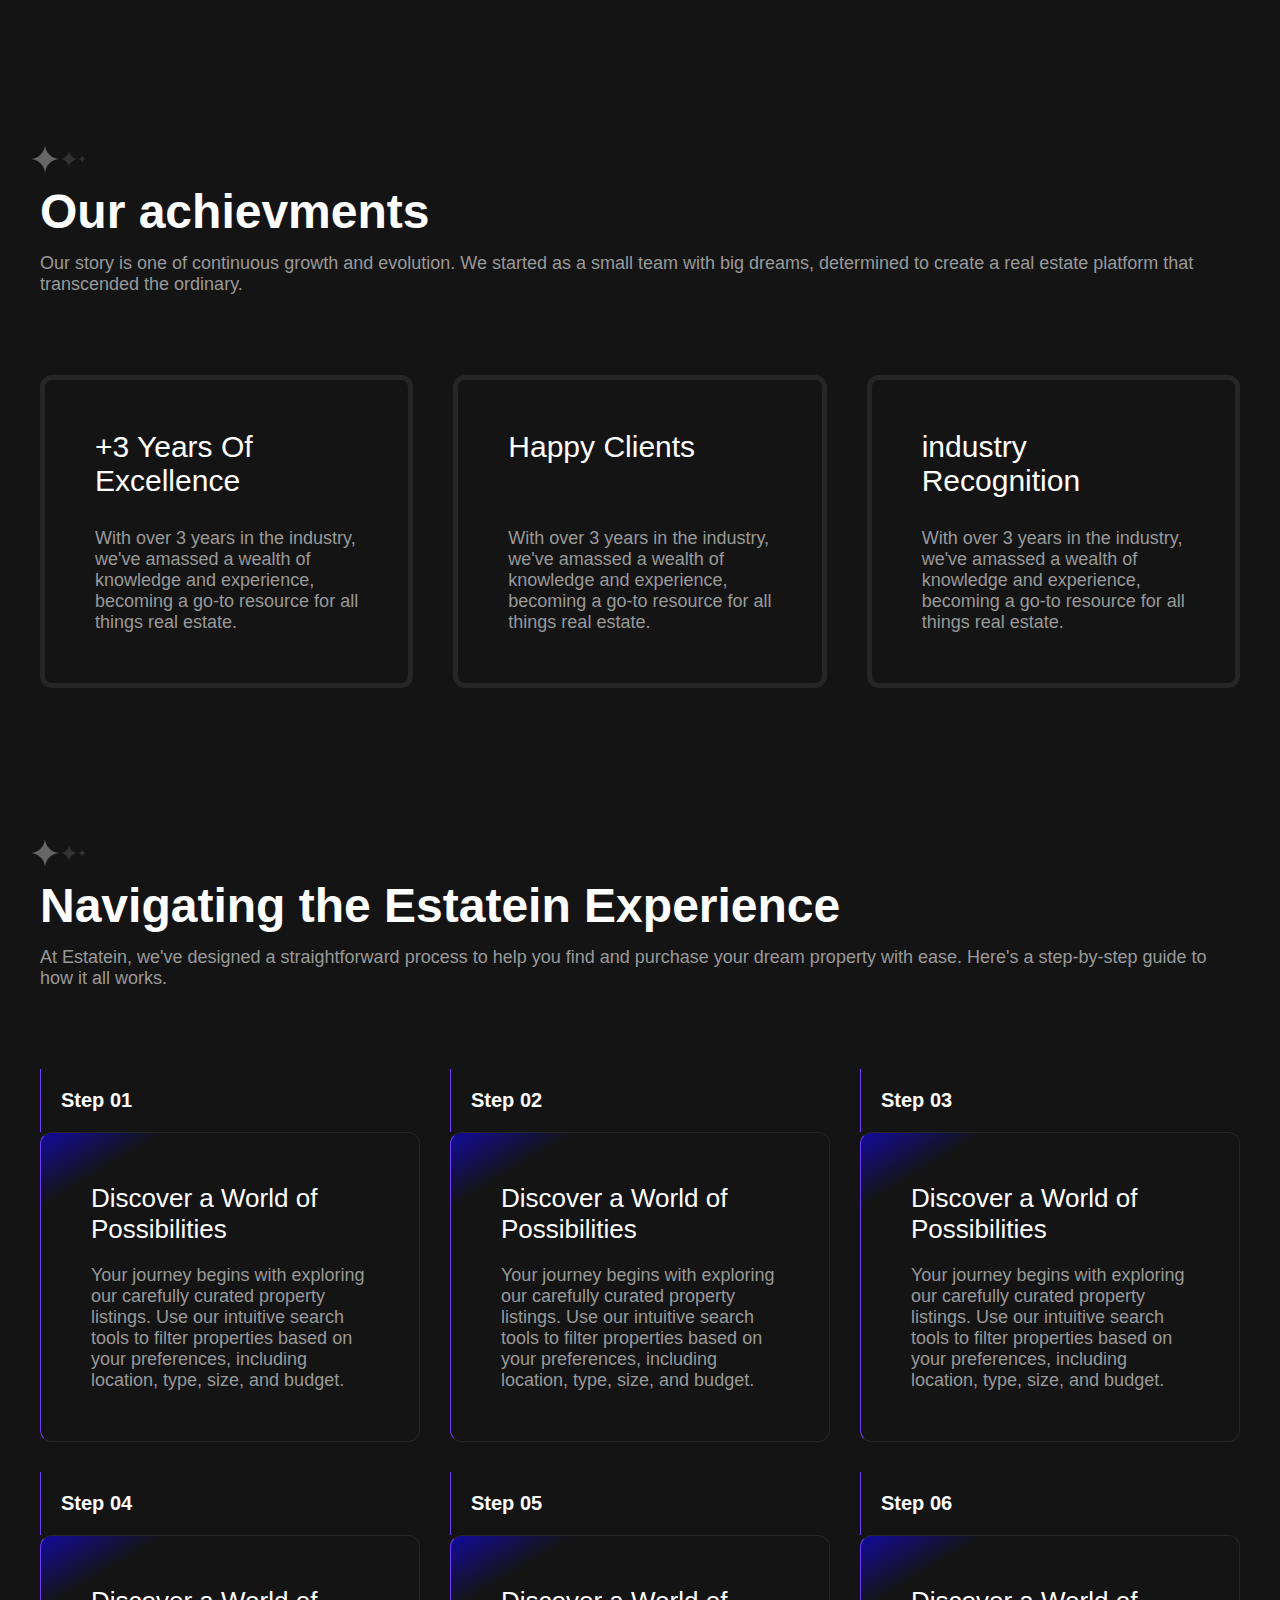
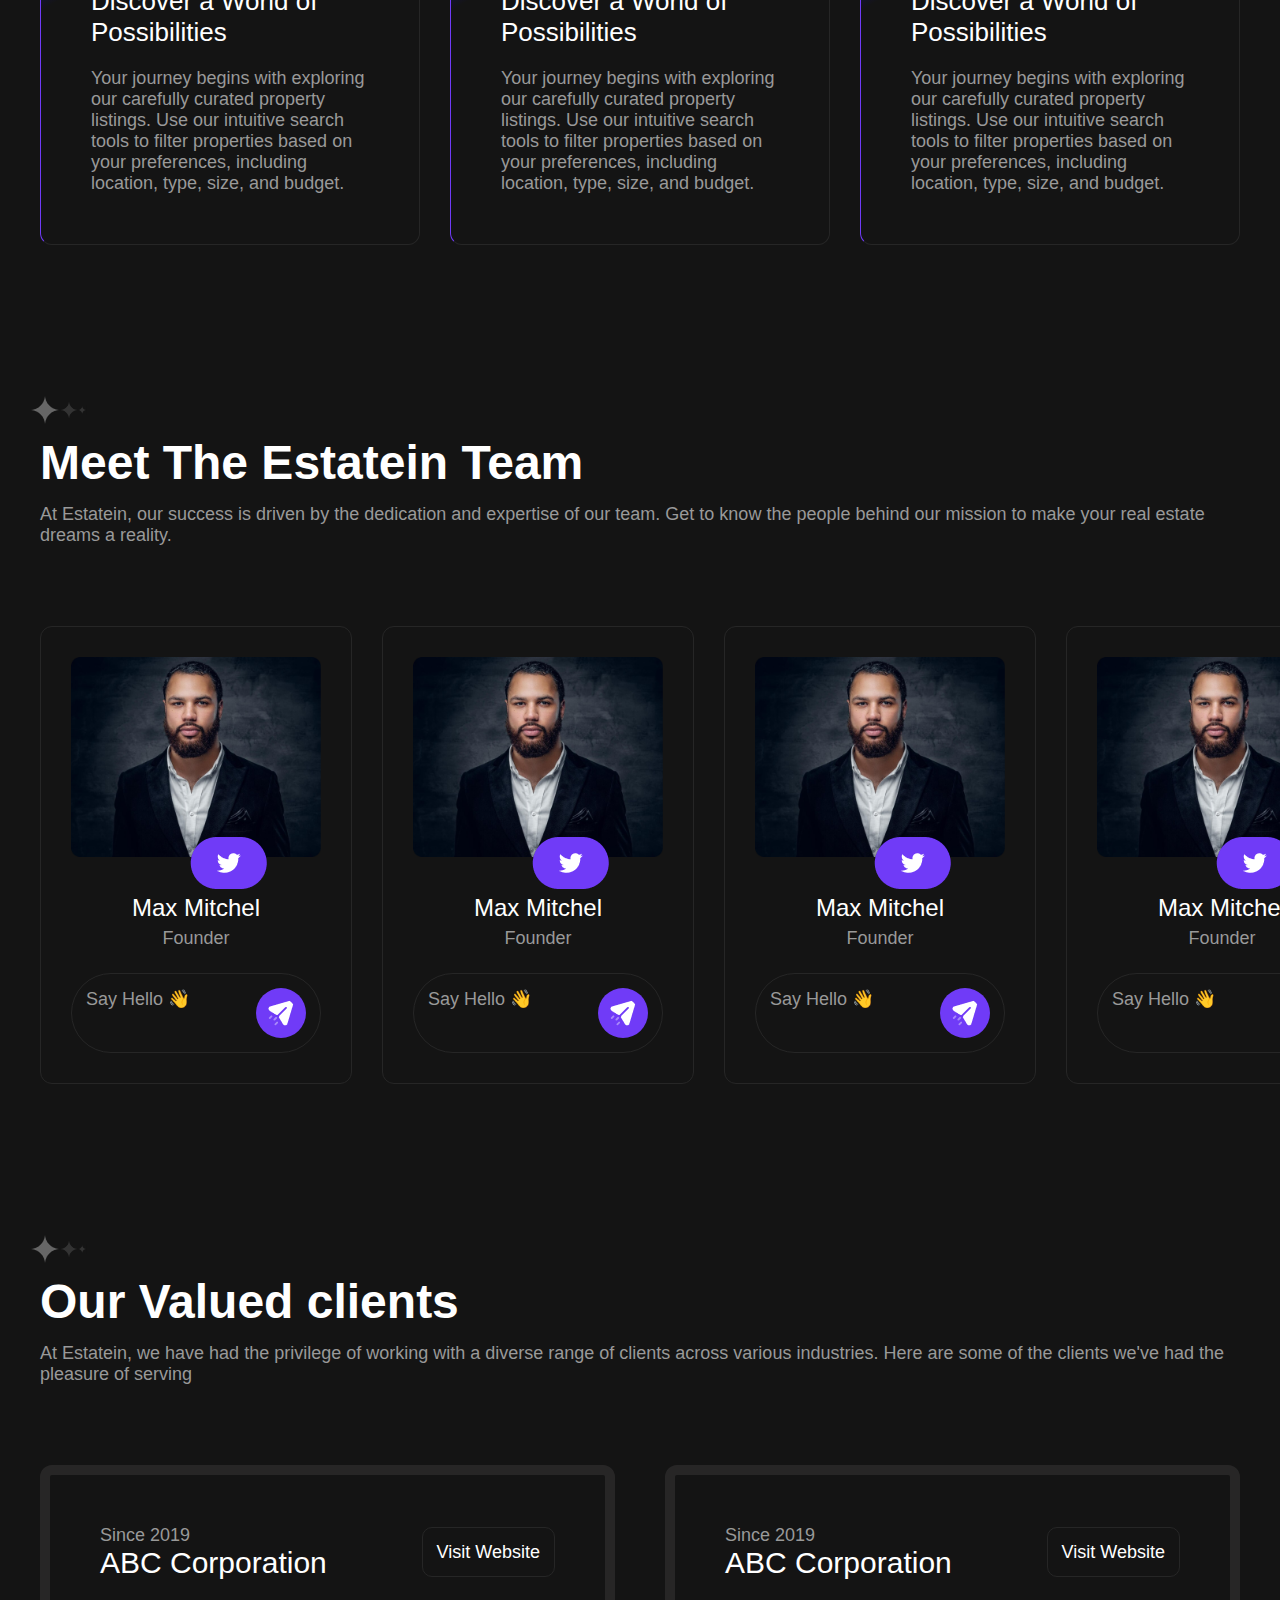
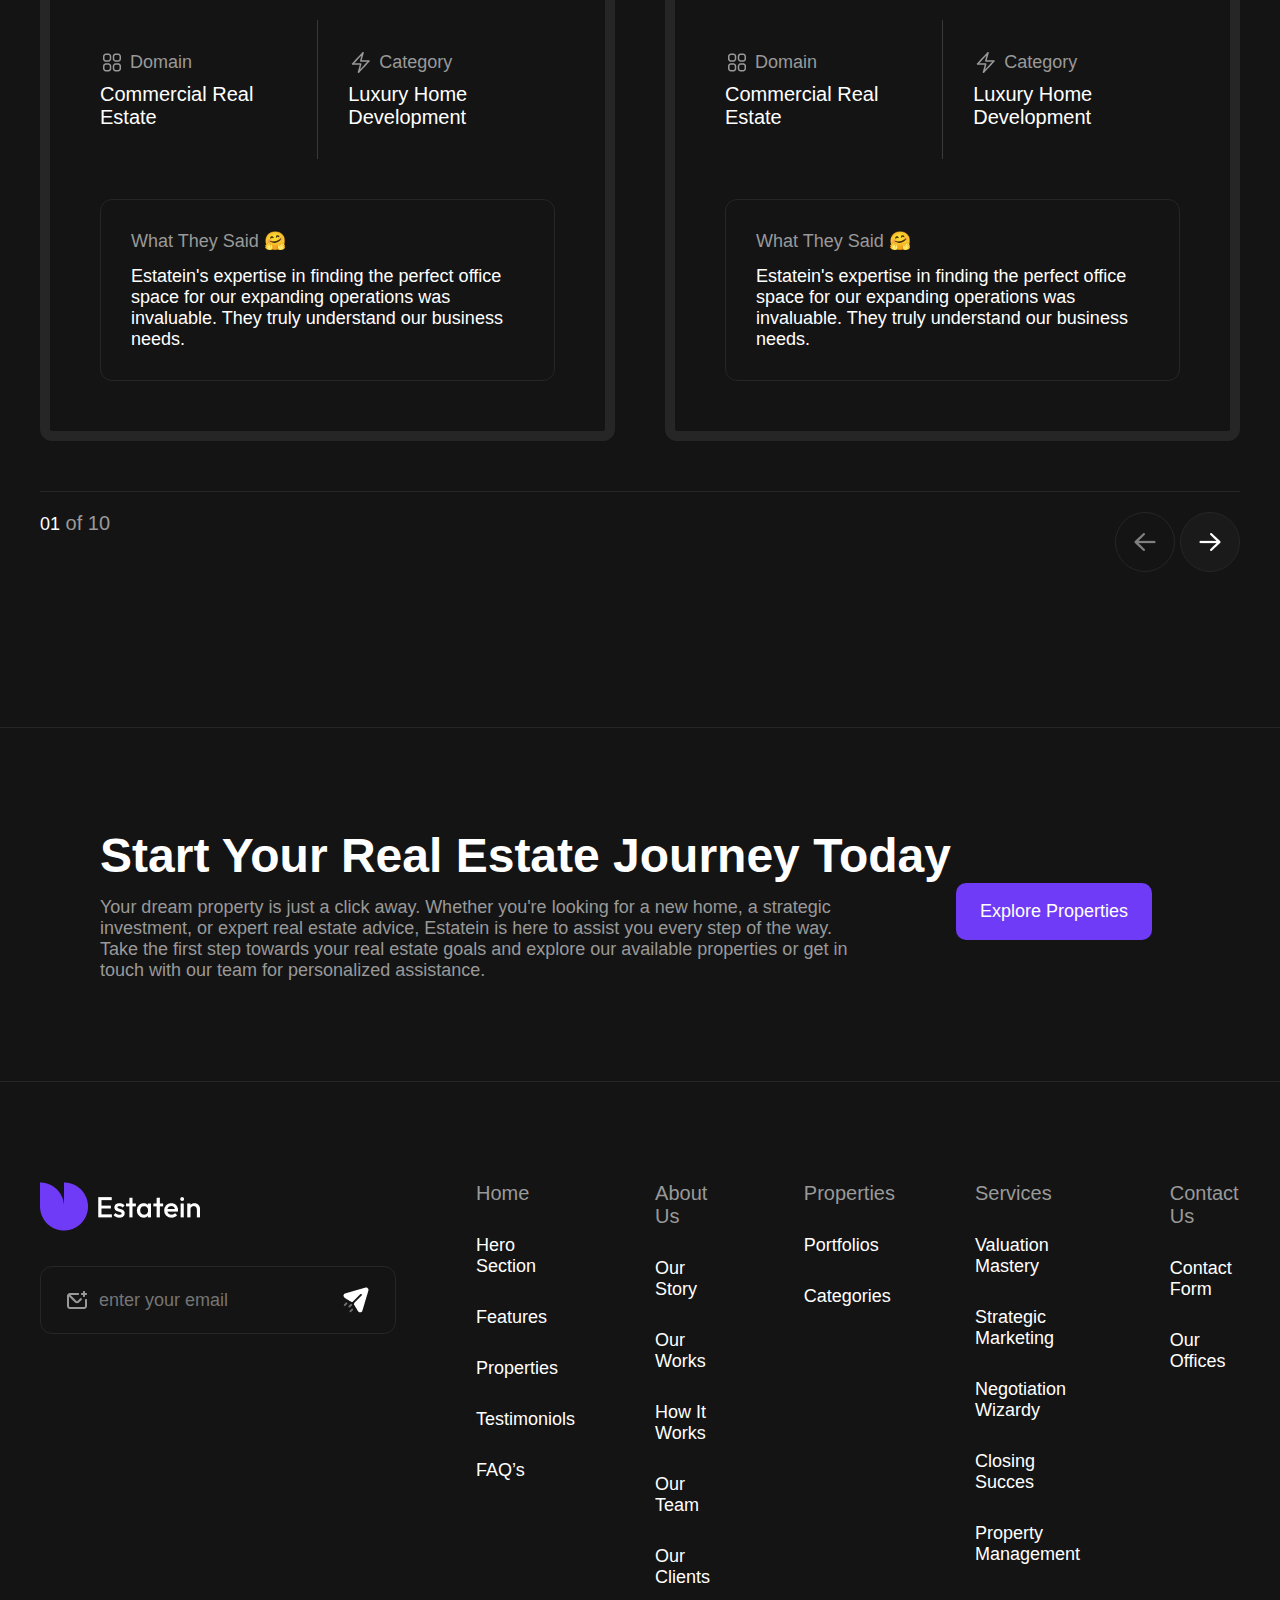
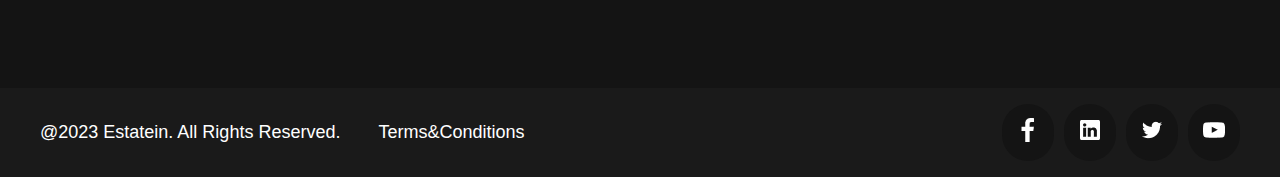
<file: AboutUs.html>
<!DOCTYPE html>
<html>
    <head>
        <title>Real Estate</title>
        <link rel="stylesheet" href="./AboutUs.css" />
    </head>
    <body>
        <div class="banner">
            <img src="./images/banner-back.png" alt="Banner Background" />
            <h4>✨Discover Your Dream Property with Estatein  <a href="/">Learn More</a></h4>
           
            <button>
                <svg width="24" height="24" viewBox="0 0 24 24" fill="none" xmlns="http://www.w3.org/2000/svg">
                    <path d="M6 18L18 6M6 6L18 18" stroke="white" stroke-width="1.5" stroke-linecap="round" stroke-linejoin="round"/>
                </svg>
            </button>
        </div>
        <header>
            <div class="container">
                <a class="logo" href="/">
                    <img src="./images/logo.png" alt="Logo" />
                </a>
                <nav>
                    <ul>
                        <li>
                            <a href="./index.html" >
                                Home
                            </a>
                        </li>
                        <li>
                            <a href="./AboutUs.html" >
                                About Us
                            </a>
                        </li>
                        <li>
                            <a href="./properties.html" >
                                Properties
                            </a>
                        </li>
                        <li>
                            <a>
                                Services
                            </a>
                        </li>
                    </ul>
                </nav>

                <button>
                    Contact Us
                </button>
            </div>
        </header>
        <section class="journey">
            <div class="journey-content left-container">
                <div class="frame-images">
                    <img src="./images/Frame 3186.png">
                    <img src="./images/Frame 3187.png">
                    <img src="./images/Frame 3188.png">
                </div>
                <h2>Our Journey</h2>
                <p>
                   Our story is one of continuous growth and evolution. We started as a small team with big dreams,
                   determined to create a real estate platform that transcended the ordinary. Over the years, we've 
                   expanded our reach, forged valuable partnerships, and gained the trust of countless clients.
                </p>
                <div class="statistics">
                    <div class="statistics-item">
                        <strong>200+</strong>
                        <p>Happy Customers</p>
                    </div>
                    <div class="statistics-item">
                        <strong>10k+</strong>
                        <p>Properties For Clients</p>
                    </div>
                    <div class="statistics-item">
                        <strong>16+</strong>
                        <p>Years of Experience</p>
                    </div>
                </div>
            </div>
            <div class="journey-image">
                <img src="./images/ad49649fccdfce1e8a3d58bffa111a0d.png">
            </div>   
        </section>
        <section class="values">
            <div class="container">
                <div class="values-text">
                    <div class="frame-images">
                        <img src="./images/Frame 3186.png">
                        <img src="./images/Frame 3187.png">
                        <img src="./images/Frame 3188.png">
                    </div>
                    <h2>Our Values</h2>
                    <p>
                        Our story is one of continuous growth and evolution. We started as a small team with big dreams, determined to
                        create a real estate platform that transcended the ordinary.Our story is one of continuous growth and evolution. 
                        We started as a small team with big dreams, determined to create a real estate platform that transcended the ordinary.
                    </p>
                </div>
                <div class="values-window">
                    <div class="windows-top">
                        <div class="trust">
                            <div class="flex-items">
                                <img src="./images/Star 5 (Stroke).png">
                                <h5>Trust</h5>
                            </div>
                            <p>Trust is the cornerstone of every successful real estate transaction.</p>
                        </div>
                        <div class="excellence">
                            <div class="flex-items">
                                <img src="./images/Icon.png">
                                <h5>Excellence</h5>
                            </div>
                            <p>We set the bar high for ourselves. From the properties we list to the services we provide.</p>
                        </div>
                    </div>
                    <div class="windows-bottom">
                        <div class="clients">
                            <div class="flex-items">
                                <img src="./images/Vector.png">
                                <h5>Clients-Centric</h5>
                            </div>
                            <P>Your dreams and needs are at the center of our universe. We listen, understand.</P>
                        </div>
                        <div class="commitment">
                            <div class="flex-items">
                                <img src="./images/Star 5 (Stroke).png">
                                <h5>Our Commitment</h5>
                            </div>
                            <p>We are dedicated to providing you with the highest level of service, professionalism, and support.</p>
                        </div>
                    </div>
                </div>
            </div>
        </section>
        <section class="achievments">
            <div class="container">
                <div class="frame-images">
                    <img src="./images/Frame 3186.png">
                    <img src="./images/Frame 3187.png">
                    <img src="./images/Frame 3188.png">
                </div>
                <h2>Our achievments</h2>
                <p>
                    Our story is one of continuous growth and evolution. 
                    We started as a small team with big dreams, determined to create
                    a real estate platform that transcended the ordinary.
                </p>
                <div class="achievment-windows">
                    <div class="windows-items">
                        <h5>+3 Years Of Excellence</h5>
                        <P>
                            With over 3 years in the industry, we've amassed a wealth of knowledge and experience, becoming
                             a go-to resource for all things real estate.
                        </P>
                    </div>
                    <div class="windows-items">
                        <h5>Happy Clients <span>dsdssdsd</span></h5>
                        <P>
                            With over 3 years in the industry, we've amassed a wealth of knowledge and experience, becoming
                             a go-to resource for all things real estate.
                        </P>
                    </div>
                    <div class="windows-items">
                        <h5>industry Recognition</h5>
                        <P>
                            With over 3 years in the industry, we've amassed a wealth of knowledge and experience, becoming
                             a go-to resource for all things real estate.
                        </P>
                    </div>
                </div>
            </div>
        </section>
        <section class="navigating">
            <div class="container">
                <div class="frame-images">
                    <img src="./images/Frame 3186.png">
                    <img src="./images/Frame 3187.png">
                    <img src="./images/Frame 3188.png">
                </div>
                <h5>Navigating the Estatein Experience</h5>
                <p>
                    At Estatein, we've designed a straightforward process
                    to help you find and purchase your dream property with 
                    ease. Here's a step-by-step guide to how it all works.
                </p>
                <div class="steps">
                    <div class="step-items">
                        <h5>Step 01</h5>
                        <div class="step-text">
                            <h6>Discover a World of Possibilities</h6>
                            <p>
                               Your journey begins with exploring our carefully curated property listings.
                               Use our intuitive search tools to filter properties based on your preferences, 
                               including location, type, size, and budget.
                            </p>
                        </div>
                    </div>
                    <div class="step-items">
                        <h5>Step 02</h5>
                        <div class="step-text">
                            <h6>Discover a World of Possibilities</h6>
                            <p>
                               Your journey begins with exploring our carefully curated property listings.
                               Use our intuitive search tools to filter properties based on your preferences, 
                               including location, type, size, and budget.
                            </p>
                        </div>
                    </div>
                    <div class="step-items">
                        <h5>Step 03</h5>
                        <div class="step-text">
                            <h6>Discover a World of Possibilities</h6>
                            <p>
                               Your journey begins with exploring our carefully curated property listings.
                               Use our intuitive search tools to filter properties based on your preferences, 
                               including location, type, size, and budget.
                            </p>
                        </div>
                    </div>
                    <div class="step-items">
                        <h5>Step 04</h5>
                        <div class="step-text">
                            <h6>Discover a World of Possibilities</h6>
                            <p>
                               Your journey begins with exploring our carefully curated property listings.
                               Use our intuitive search tools to filter properties based on your preferences, 
                               including location, type, size, and budget.
                            </p>
                        </div>
                    </div>
                    <div class="step-items">
                        <h5>Step 05</h5>
                        <div class="step-text">
                            <h6>Discover a World of Possibilities</h6>
                            <p>
                               Your journey begins with exploring our carefully curated property listings.
                               Use our intuitive search tools to filter properties based on your preferences, 
                               including location, type, size, and budget.
                            </p>
                        </div>
                    </div>
                    <div class="step-items">
                        <h5>Step 06</h5>
                        <div class="step-text">
                            <h6>Discover a World of Possibilities</h6>
                            <p>
                               Your journey begins with exploring our carefully curated property listings.
                               Use our intuitive search tools to filter properties based on your preferences, 
                               including location, type, size, and budget.
                            </p>
                        </div>
                    </div>
                </div>
            </div>
        </section>
        <section class="estatein-team">
            <div class="container">
                <div class="frame-images">
                    <img src="./images/Frame 3186.png">
                    <img src="./images/Frame 3187.png">
                    <img src="./images/Frame 3188.png">
                </div>
                <h5>Meet The Estatein Team</h5>
                <p>
                    At Estatein, our success is driven by the dedication and expertise of our team. Get to know the people behind
                    our mission to make your real estate dreams a reality.
                </p>
                <div class="team-members">
                    <div class="team-member-items">
                        <div class="member-images">
                            <img class="person" src="./images/Image.png">
                            <img class="bird" src="./images/Button.png">
                        </div>
                        <div class="members-info">
                            <b>Max Mitchel</b>
                            <p>Founder</p>
                        </div>
                        <div class="say-hello">
                            <p>Say Hello 👋</p>
                            <img src="./images/Icon (9).png">
                        </div>
                    </div>
                    <div class="team-member-items">
                        <div class="member-images">
                            <img class="person" src="./images/Image.png">
                            <img class="bird" src="./images/Button.png">
                        </div>
                        <div class="members-info">
                            <b>Max Mitchel</b>
                            <p>Founder</p>
                        </div>
                        <div class="say-hello">
                            <p>Say Hello 👋</p>
                            <img src="./images/Icon (9).png">
                        </div>
                    </div>
                    <div class="team-member-items">
                        <div class="member-images">
                            <img class="person" src="./images/Image.png">
                            <img class="bird" src="./images/Button.png">
                        </div>
                        <div class="members-info">
                            <b>Max Mitchel</b>
                            <p>Founder</p>
                        </div>
                        <div class="say-hello">
                            <p>Say Hello 👋</p>
                            <img src="./images/Icon (9).png">
                        </div>
                    </div>
                    <div class="team-member-items">
                        <div class="member-images">
                            <img class="person" src="./images/Image.png">
                            <img class="bird" src="./images/Button.png">
                        </div>
                        <div class="members-info">
                            <b>Max Mitchel</b>
                            <p>Founder</p>
                        </div>
                        <div class="say-hello">
                            <p>Say Hello 👋</p>
                            <img src="./images/Icon (9).png">
                        </div>
                    </div>
                </div>
            </div>
        </section>
        <section class="clients">
            <div class="container">
                <div class="frame-images">
                    <img src="./images/Frame 3186.png">
                    <img src="./images/Frame 3187.png">
                    <img src="./images/Frame 3188.png">
                </div>
                <h5>Our Valued clients</h5>
                <p>
                    At Estatein, we have had the privilege of working with a diverse range of clients across various industries.
                    Here are some of the clients we've had the pleasure of serving
                </p>
                <div class="value-windows">
                    <div class="since-2019">
                        <div class="ABC-Website">
                            <div class="web-name">
                                <p>Since 2019</p>
                                <b>ABC Corporation</b>
                            </div>
                            <div class="button">
                                <a>
                                    Visit Website
                                </a>
                            </div>
                        </div>
                        <div class="mini-container">
                            <div class="left-side">
                                <div class="domain">
                                    <img src="./images/domain.png">
                                    <p>Domain</p>
                                </div>
                                <b>Commercial Real Estate</b>
                            </div>
                            <div class="right-side">
                                <div class="category">
                                    <img src="./images/category.png">
                                    <p>Category</p>
                                </div>
                                <b>Luxury Home Development</b>
                            </div>
                        </div>
                        <div class="WhatTheySaid-window">
                            <p>What They Said 🤗</p>
                            <b>
                                Estatein's expertise in finding the perfect office space for our expanding operations was invaluable. 
                                They truly understand our business needs.
                            </b>
                        </div>
                    </div>
                    <div class="since-2019">
                        <div class="ABC-Website">
                            <div class="web-name">
                                <p>Since 2019</p>
                                <b>ABC Corporation</b>
                            </div>
                            <div class="button">
                                <a>
                                    Visit Website
                                </a>
                            </div>
                        </div>
                        <div class="mini-container">
                            <div class="left-side">
                                <div class="domain">
                                    <img src="./images/domain.png">
                                    <p>Domain</p>
                                </div>
                                <b>Commercial Real Estate</b>
                            </div>
                            <div class="right-side">
                                <div class="category">
                                    <img src="./images/category.png">
                                    <p>Category</p>
                                </div>
                                <b>Luxury Home Development</b>
                            </div>
                        </div>
                        <div class="WhatTheySaid-window">
                            <p>What They Said 🤗</p>
                            <b>
                                Estatein's expertise in finding the perfect office space for our expanding operations was invaluable. 
                                They truly understand our business needs.
                            </b>
                        </div>
                    </div>
                </div>
                <div class="scroll">
                    <p><b>01</b> of 10</p>
                    <div class="scroll-icons">
                        <img class="left" src="./images/Icon (6).png">
                        <img class="right" src="./images/Icon (7).png">
                    </div>
                </div>
            </div>
        </section>
        <section class="start-today">
            <div class="container">
                <h3>Start Your Real Estate Journey Today</h3>
                <div class="start-today-text">
                    <p>
                        Your dream property is just a click away. Whether you're looking for a new home, a strategic investment,
                        or expert real estate advice, Estatein is here to assist you every step of the way. Take the first step 
                        towards your real estate goals and explore our available properties or get in touch with our team for 
                        personalized assistance.
                     </p>
                     <a>Explore Properties</a>
                </div>
            </div>
        </section>
        <footer>
            <div class="container">
                <div class="footer-left-side">
                    <img src="./images/logo.png" class="logo">
                    <div class="email">
                        <img src="./images/Icon (8).png">
                        <input type="email" placeholder="enter your email">
                        <img src="./images/Icon (9).png">
                    </div>
                </div>
                <div class="footer-right-side">
                    <div class="page-list">
                        <span>Home</span>
                        <p>Hero Section</p>
                        <p>Features</p>
                        <p>Properties</p>
                        <p>Testimoniols</p>
                        <p>FAQ’s</p>
                    </div>
                    <div class="page-list">
                        <span>About Us</span>
                        <p>Our Story</p>
                        <p>Our Works</p>
                        <p>How It Works</p>
                        <p>Our Team</p>
                        <p>Our Clients</p>
                    </div>
                    <div class="page-list">
                        <span>Properties</span>
                        <p>Portfolios</p>
                        <p>Categories</p>
                    </div>
                    <div class="page-list">
                        <span>Services</span>
                        <p>Valuation Mastery</p>
                        <p>Strategic Marketing</p>
                        <p>Negotiation Wizardy</p>
                        <p>Closing Succes</p>
                        <p>Property Management</p>
                    </div>
                    <div class="page-list">
                        <span>Contact Us</span>
                        <p>Contact Form</p>
                        <p>Our Offices</p>
                    </div>
                </div>
            </div>
        </footer>
        <section class="last">
            <div class="container">
                <div class="last-text">
                    <h5>@2023 Estatein. All Rights Reserved.</h5>
                    <p>Terms&Conditions</p>
                </div>
                <div class="social-icons">
                    <div class="facebook">
                        <img src="./images/Icon (10).png" alt="facebook">
                    </div>
                    <div class="instagram">
                        <img src="./images/Icon (11).png" alt="instagram">
                    </div>
                    <div class="twitch">
                        <img src="./images/Icon (12).png" alt="twitch">
                    </div>
                   <div class="Youtube">
                        <img src="./images/Icon (13).png" alt="Youtube">
                   </div>
                   
                </div>
            </div>
        </section>
    </body>    
</html>
</file>
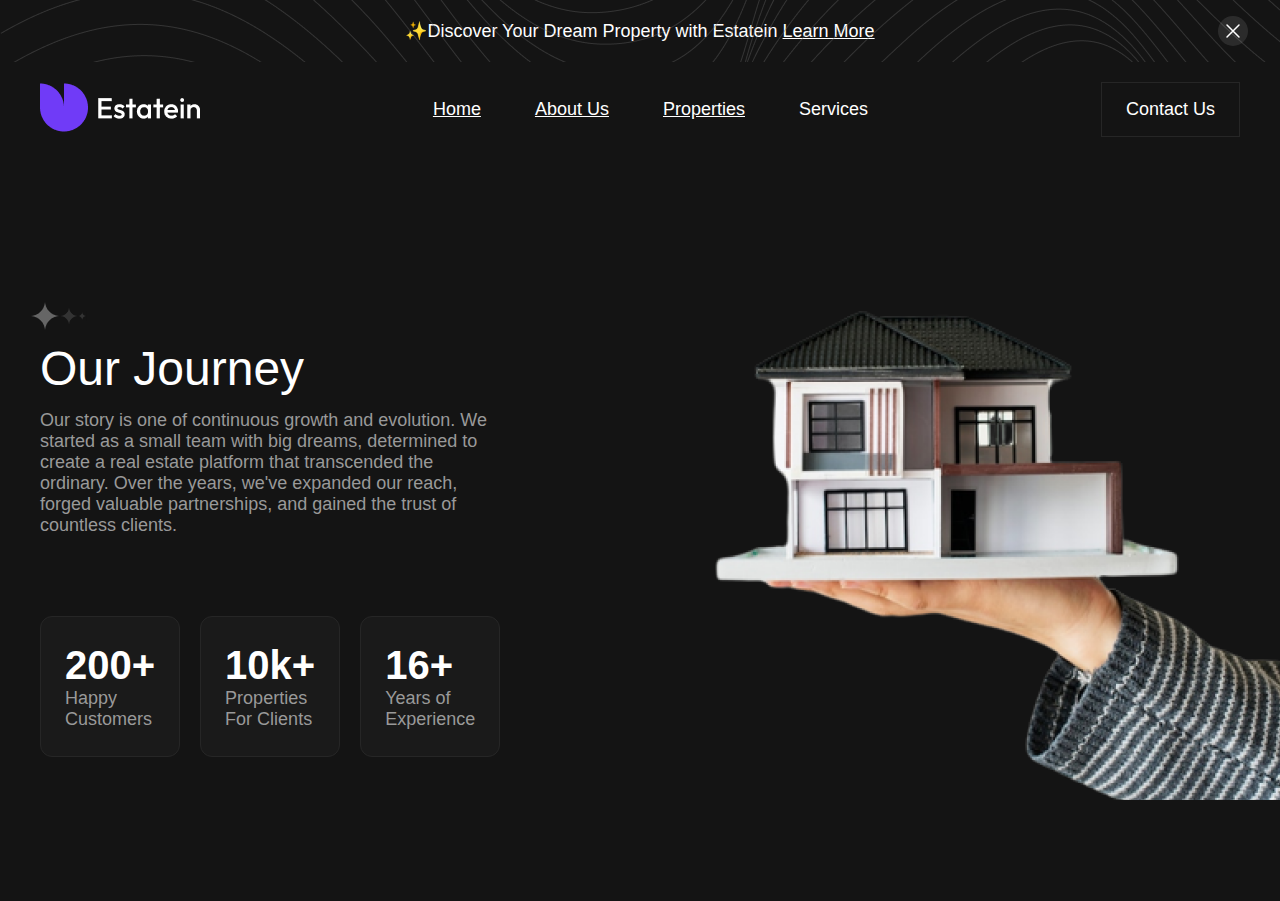
<file: aboutUs.html>
<!DOCTYPE html>
<html>
    <head>
        <title>Real Estate</title>
        <link rel="stylesheet" href="./style/AboutUs.css" />
        <link rel="stylesheet" href="./style/style.css" />
    </head>
    <body>
        <div class="banner">
            <img src="../images/banner-back.png" alt="Banner Background" />
            <h4>✨Discover Your Dream Property with Estatein  <a href="/">Learn More</a></h4>
           
            <button>
                <svg width="24" height="24" viewBox="0 0 24 24" fill="none" xmlns="http://www.w3.org/2000/svg">
                    <path d="M6 18L18 6M6 6L18 18" stroke="white" stroke-width="1.5" stroke-linecap="round" stroke-linejoin="round"/>
                </svg>
            </button>
        </div>
        <header>
            <div class="container">
                <a class="logo" href="/">
                    <img src="../images/logo.png" alt="Logo" />
                </a>
                <nav>
                    <ul>
                        <li>
                            <a href="./index.html" >
                                Home
                            </a>
                        </li>
                        <li>
                            <a href="./aboutUs.html" >
                                About Us
                            </a>
                        </li>
                        <li>
                            <a href="./properties.html" >
                                Properties
                            </a>
                        </li>
                        <li>
                            <a>
                                Services
                            </a>
                        </li>
                    </ul>
                </nav>

                <button>
                    Contact Us
                </button>
                <button class="burger" id="burger" onclick="toggleBurger()">
                    <img src="../images/burger.svg" />
                </button>
            </div>
        </header>
        <section class="journey">
            <div class="journey-content left-container">
                <div class="frame-images">
                    <img src="../images/Frame 3186.png">
                    <img src="../images/Frame 3187.png">
                    <img src="../images/Frame 3188.png">
                </div>
                <h2>Our Journey</h2>
                <p>
                   Our story is one of continuous growth and evolution. We started as a small team with big dreams,
                   determined to create a real estate platform that transcended the ordinary. Over the years, we've 
                   expanded our reach, forged valuable partnerships, and gained the trust of countless clients.
                </p>
                <div class="statistics">
                    <div class="statistics-item">
                        <strong>200+</strong>
                        <p>Happy Customers</p>
                    </div>
                    <div class="statistics-item">
                        <strong>10k+</strong>
                        <p>Properties For Clients</p>
                    </div>
                    <div class="statistics-item">
                        <strong>16+</strong>
                        <p>Years of Experience</p>
                    </div>
                </div>
            </div>
            <div class="journey-image">
                <img src="../images/ad49649fccdfce1e8a3d58bffa111a0d.png">
            </div>   
        </section>
        <!-- <section class="values"> 
            <div class="container">
                <div class="values-text">
                    <div class="frame-images">
                        <img src="../images/Frame 3186.png">
                        <img src="../images/Frame 3187.png">
                        <img src="../images/Frame 3188.png">
                    </div>
                    <h2>Our Values</h2>
                    <p>
                        Our story is one of continuous growth and evolution. We started as a small team with big dreams, determined to
                        create a real estate platform that transcended the ordinary.Our story is one of continuous growth and evolution. 
                        We started as a small team with big dreams, determined to create a real estate platform that transcended the ordinary.
                    </p>
                </div>
                <div class="values-window">
                    <div class="windows-top">
                        <div class="trust">
                            <div class="flex-items">
                                <img src="../images/Star 5 (Stroke).png">
                                <h5>Trust</h5>
                            </div>
                            <p>Trust is the cornerstone of every successful real estate transaction.</p>
                        </div>
                        <div class="excellence">
                            <div class="flex-items">
                                <img src="../images/Icon.png">
                                <h5>Excellence</h5>
                            </div>
                            <p>We set the bar high for ourselves. From the properties we list to the services we provide.</p>
                        </div>
                    </div>
                    <div class="windows-bottom">
                        <div class="clients">
                            <div class="flex-items">
                                <img src="../images/Vector.png">
                                <h5>Clients-Centric</h5>
                            </div>
                            <P>Your dreams and needs are at the center of our universe. We listen, understand.</P>
                        </div>
                        <div class="commitment">
                            <div class="flex-items">
                                <img src="../images/Star 5 (Stroke).png">
                                <h5>Our Commitment</h5>
                            </div>
                            <p>We are dedicated to providing you with the highest level of service, professionalism, and support.</p>
                        </div>
                    </div>
                </div>
            </div>
        </section>
        <section class="achievments">
            <div class="container">
                <div class="frame-images">
                    <img src="../images/Frame 3186.png">
                    <img src="../images/Frame 3187.png">
                    <img src="../images/Frame 3188.png">
                </div>
                <h2>Our achievments</h2>
                <p>
                    Our story is one of continuous growth and evolution. 
                    We started as a small team with big dreams, determined to create
                    a real estate platform that transcended the ordinary.
                </p>
                <div class="achievment-windows">
                    <div class="windows-items">
                        <h5>+3 Years Of Excellence</h5>
                        <P>
                            With over 3 years in the industry, we've amassed a wealth of knowledge and experience, becoming
                             a go-to resource for all things real estate.
                        </P>
                    </div>
                    <div class="windows-items">
                        <h5>Happy Clients <span>dsdssdsd</span></h5>
                        <P>
                            With over 3 years in the industry, we've amassed a wealth of knowledge and experience, becoming
                             a go-to resource for all things real estate.
                        </P>
                    </div>
                    <div class="windows-items">
                        <h5>industry Recognition</h5>
                        <P>
                            With over 3 years in the industry, we've amassed a wealth of knowledge and experience, becoming
                             a go-to resource for all things real estate.
                        </P>
                    </div>
                </div>
            </div>
        </section>
        <section class="navigating">
            <div class="container">
                <div class="frame-images">
                    <img src="../images/Frame 3186.png">
                    <img src="../images/Frame 3187.png">
                    <img src="../images/Frame 3188.png">
                </div>
                <h5>Navigating the Estatein Experience</h5>
                <p>
                    At Estatein, we've designed a straightforward process
                    to help you find and purchase your dream property with 
                    ease. Here's a step-by-step guide to how it all works.
                </p>
                <div class="steps">
                    <div class="step-items">
                        <h5>Step 01</h5>
                        <div class="step-text">
                            <h6>Discover a World of Possibilities</h6>
                            <p>
                               Your journey begins with exploring our carefully curated property listings.
                               Use our intuitive search tools to filter properties based on your preferences, 
                               including location, type, size, and budget.
                            </p>
                        </div>
                    </div>
                    <div class="step-items">
                        <h5>Step 02</h5>
                        <div class="step-text">
                            <h6>Discover a World of Possibilities</h6>
                            <p>
                               Your journey begins with exploring our carefully curated property listings.
                               Use our intuitive search tools to filter properties based on your preferences, 
                               including location, type, size, and budget.
                            </p>
                        </div>
                    </div>
                    <div class="step-items">
                        <h5>Step 03</h5>
                        <div class="step-text">
                            <h6>Discover a World of Possibilities</h6>
                            <p>
                               Your journey begins with exploring our carefully curated property listings.
                               Use our intuitive search tools to filter properties based on your preferences, 
                               including location, type, size, and budget.
                            </p>
                        </div>
                    </div>
                    <div class="step-items">
                        <h5>Step 04</h5>
                        <div class="step-text">
                            <h6>Discover a World of Possibilities</h6>
                            <p>
                               Your journey begins with exploring our carefully curated property listings.
                               Use our intuitive search tools to filter properties based on your preferences, 
                               including location, type, size, and budget.
                            </p>
                        </div>
                    </div>
                    <div class="step-items">
                        <h5>Step 05</h5>
                        <div class="step-text">
                            <h6>Discover a World of Possibilities</h6>
                            <p>
                               Your journey begins with exploring our carefully curated property listings.
                               Use our intuitive search tools to filter properties based on your preferences, 
                               including location, type, size, and budget.
                            </p>
                        </div>
                    </div>
                    <div class="step-items">
                        <h5>Step 06</h5>
                        <div class="step-text">
                            <h6>Discover a World of Possibilities</h6>
                            <p>
                               Your journey begins with exploring our carefully curated property listings.
                               Use our intuitive search tools to filter properties based on your preferences, 
                               including location, type, size, and budget.
                            </p>
                        </div>
                    </div>
                </div>
            </div>
        </section>
        <section class="estatein-team">
            <div class="container">
                <div class="frame-images">
                    <img src="../images/Frame 3186.png">
                    <img src="../images/Frame 3187.png">
                    <img src="../images/Frame 3188.png">
                </div>
                <h5>Meet The Estatein Team</h5>
                <p>
                    At Estatein, our success is driven by the dedication and expertise of our team. Get to know the people behind
                    our mission to make your real estate dreams a reality.
                </p>
                <div class="team-members">
                    <div class="team-member-items">
                        <div class="member-images">
                            <img class="person" src="../images/Image.png">
                            <img class="bird" src="../images/Button.png">
                        </div>
                        <div class="members-info">
                            <b>Max Mitchel</b>
                            <p>Founder</p>
                        </div>
                        <div class="say-hello">
                            <p>Say Hello 👋</p>
                            <img src="../images/Icon (9).png">
                        </div>
                    </div>
                    <div class="team-member-items">
                        <div class="member-images">
                            <img class="person" src="../images/Image.png">
                            <img class="bird" src="../images/Button.png">
                        </div>
                        <div class="members-info">
                            <b>Max Mitchel</b>
                            <p>Founder</p>
                        </div>
                        <div class="say-hello">
                            <p>Say Hello 👋</p>
                            <img src="../images/Icon (9).png">
                        </div>
                    </div>
                    <div class="team-member-items">
                        <div class="member-images">
                            <img class="person" src="../images/Image.png">
                            <img class="bird" src="../images/Button.png">
                        </div>
                        <div class="members-info">
                            <b>Max Mitchel</b>
                            <p>Founder</p>
                        </div>
                        <div class="say-hello">
                            <p>Say Hello 👋</p>
                            <img src="../images/Icon (9).png">
                        </div>
                    </div>
                    <div class="team-member-items">
                        <div class="member-images">
                            <img class="person" src="../images/Image.png">
                            <img class="bird" src="../images/Button.png">
                        </div>
                        <div class="members-info">
                            <b>Max Mitchel</b>
                            <p>Founder</p>
                        </div>
                        <div class="say-hello">
                            <p>Say Hello 👋</p>
                            <img src="../images/Icon (9).png">
                        </div>
                    </div>
                </div>
            </div>
        </section>
        <section class="clients">
            <div class="container">
                <div class="frame-images">
                    <img src="../images/Frame 3186.png">
                    <img src="../images/Frame 3187.png">
                    <img src="../images/Frame 3188.png">
                </div>
                <h5>Our Valued clients</h5>
                <p>
                    At Estatein, we have had the privilege of working with a diverse range of clients across various industries.
                    Here are some of the clients we've had the pleasure of serving
                </p>
                <div class="value-windows">
                    <div class="since-2019">
                        <div class="ABC-Website">
                            <div class="web-name">
                                <p>Since 2019</p>
                                <b>ABC Corporation</b>
                            </div>
                            <div class="button">
                                <a>
                                    Visit Website
                                </a>
                            </div>
                        </div>
                        <div class="mini-container">
                            <div class="left-side">
                                <div class="domain">
                                    <img src="../images/domain.png">
                                    <p>Domain</p>
                                </div>
                                <b>Commercial Real Estate</b>
                            </div>
                            <div class="right-side">
                                <div class="category">
                                    <img src="../images/category.png">
                                    <p>Category</p>
                                </div>
                                <b>Luxury Home Development</b>
                            </div>
                        </div>
                        <div class="WhatTheySaid-window">
                            <p>What They Said 🤗</p>
                            <b>
                                Estatein's expertise in finding the perfect office space for our expanding operations was invaluable. 
                                They truly understand our business needs.
                            </b>
                        </div>
                    </div>
                    <div class="since-2019">
                        <div class="ABC-Website">
                            <div class="web-name">
                                <p>Since 2019</p>
                                <b>ABC Corporation</b>
                            </div>
                            <div class="button">
                                <a>
                                    Visit Website
                                </a>
                            </div>
                        </div>
                        <div class="mini-container">
                            <div class="left-side">
                                <div class="domain">
                                    <img src="../images/domain.png">
                                    <p>Domain</p>
                                </div>
                                <b>Commercial Real Estate</b>
                            </div>
                            <div class="right-side">
                                <div class="category">
                                    <img src="../images/category.png">
                                    <p>Category</p>
                                </div>
                                <b>Luxury Home Development</b>
                            </div>
                        </div>
                        <div class="WhatTheySaid-window">
                            <p>What They Said 🤗</p>
                            <b>
                                Estatein's expertise in finding the perfect office space for our expanding operations was invaluable. 
                                They truly understand our business needs.
                            </b>
                        </div>
                    </div>
                </div>
                <div class="scroll">
                    <p><b>01</b> of 10</p>
                    <div class="scroll-icons">
                        <img class="left" src="../images/Icon (6).png">
                        <img class="right" src="../images/Icon (7).png">
                    </div>
                </div>
            </div>
        </section>
        <section class="start-today">
            <div class="container">
                <h3>Start Your Real Estate Journey Today</h3>
                <div class="start-today-text">
                    <p>
                        Your dream property is just a click away. Whether you're looking for a new home, a strategic investment,
                        or expert real estate advice, Estatein is here to assist you every step of the way. Take the first step 
                        towards your real estate goals and explore our available properties or get in touch with our team for 
                        personalized assistance.
                     </p>
                     <a>Explore Properties</a>
                </div>
            </div>
        </section>
        <footer>
            <div class="container">
                <div class="footer-left-side">
                    <img src="../images/logo.png" class="logo">
                    <div class="email">
                        <img src="../images/Icon (8).png">
                        <input type="email" placeholder="enter your email">
                        <img src="../images/Icon (9).png">
                    </div>
                </div>
                <div class="footer-right-side">
                    <div class="page-list">
                        <span>Home</span>
                        <p>Hero Section</p>
                        <p>Features</p>
                        <p>Properties</p>
                        <p>Testimoniols</p>
                        <p>FAQ’s</p>
                    </div>
                    <div class="page-list">
                        <span>About Us</span>
                        <p>Our Story</p>
                        <p>Our Works</p>
                        <p>How It Works</p>
                        <p>Our Team</p>
                        <p>Our Clients</p>
                    </div>
                    <div class="page-list">
                        <span>Properties</span>
                        <p>Portfolios</p>
                        <p>Categories</p>
                    </div>
                    <div class="page-list">
                        <span>Services</span>
                        <p>Valuation Mastery</p>
                        <p>Strategic Marketing</p>
                        <p>Negotiation Wizardy</p>
                        <p>Closing Succes</p>
                        <p>Property Management</p>
                    </div>
                    <div class="page-list">
                        <span>Contact Us</span>
                        <p>Contact Form</p>
                        <p>Our Offices</p>
                    </div>
                </div>
            </div>
        </footer>
        <section class="last">
            <div class="container">
                <div class="last-text">
                    <h5>@2023 Estatein. All Rights Reserved.</h5>
                    <p>Terms&Conditions</p>
                </div>
                <div class="social-icons">
                    <div class="facebook">
                        <img src="../images/Icon (10).png" alt="facebook">
                    </div>
                    <div class="instagram">
                        <img src="../images/Icon (11).png" alt="instagram">
                    </div>
                    <div class="twitch">
                        <img src="../images/Icon (12).png" alt="twitch">
                    </div>
                   <div class="Youtube">
                        <img src="../images/Icon (13).png" alt="Youtube">
                   </div>
                   
                </div>
            </div>
        </section>
    </body>   
    <script>
        function toggleBurger() {
            const button = document.getElementById('burger')
            const nav = document.querySelector('header nav')
            if (nav.classList.contains('open')) {
                button.classList.remove('open')
                nav.classList.remove('open')
            } else {
                button.classList.add('open')
                nav.classList.add('open')
            }
        }
    </script> 
</html>
</file>
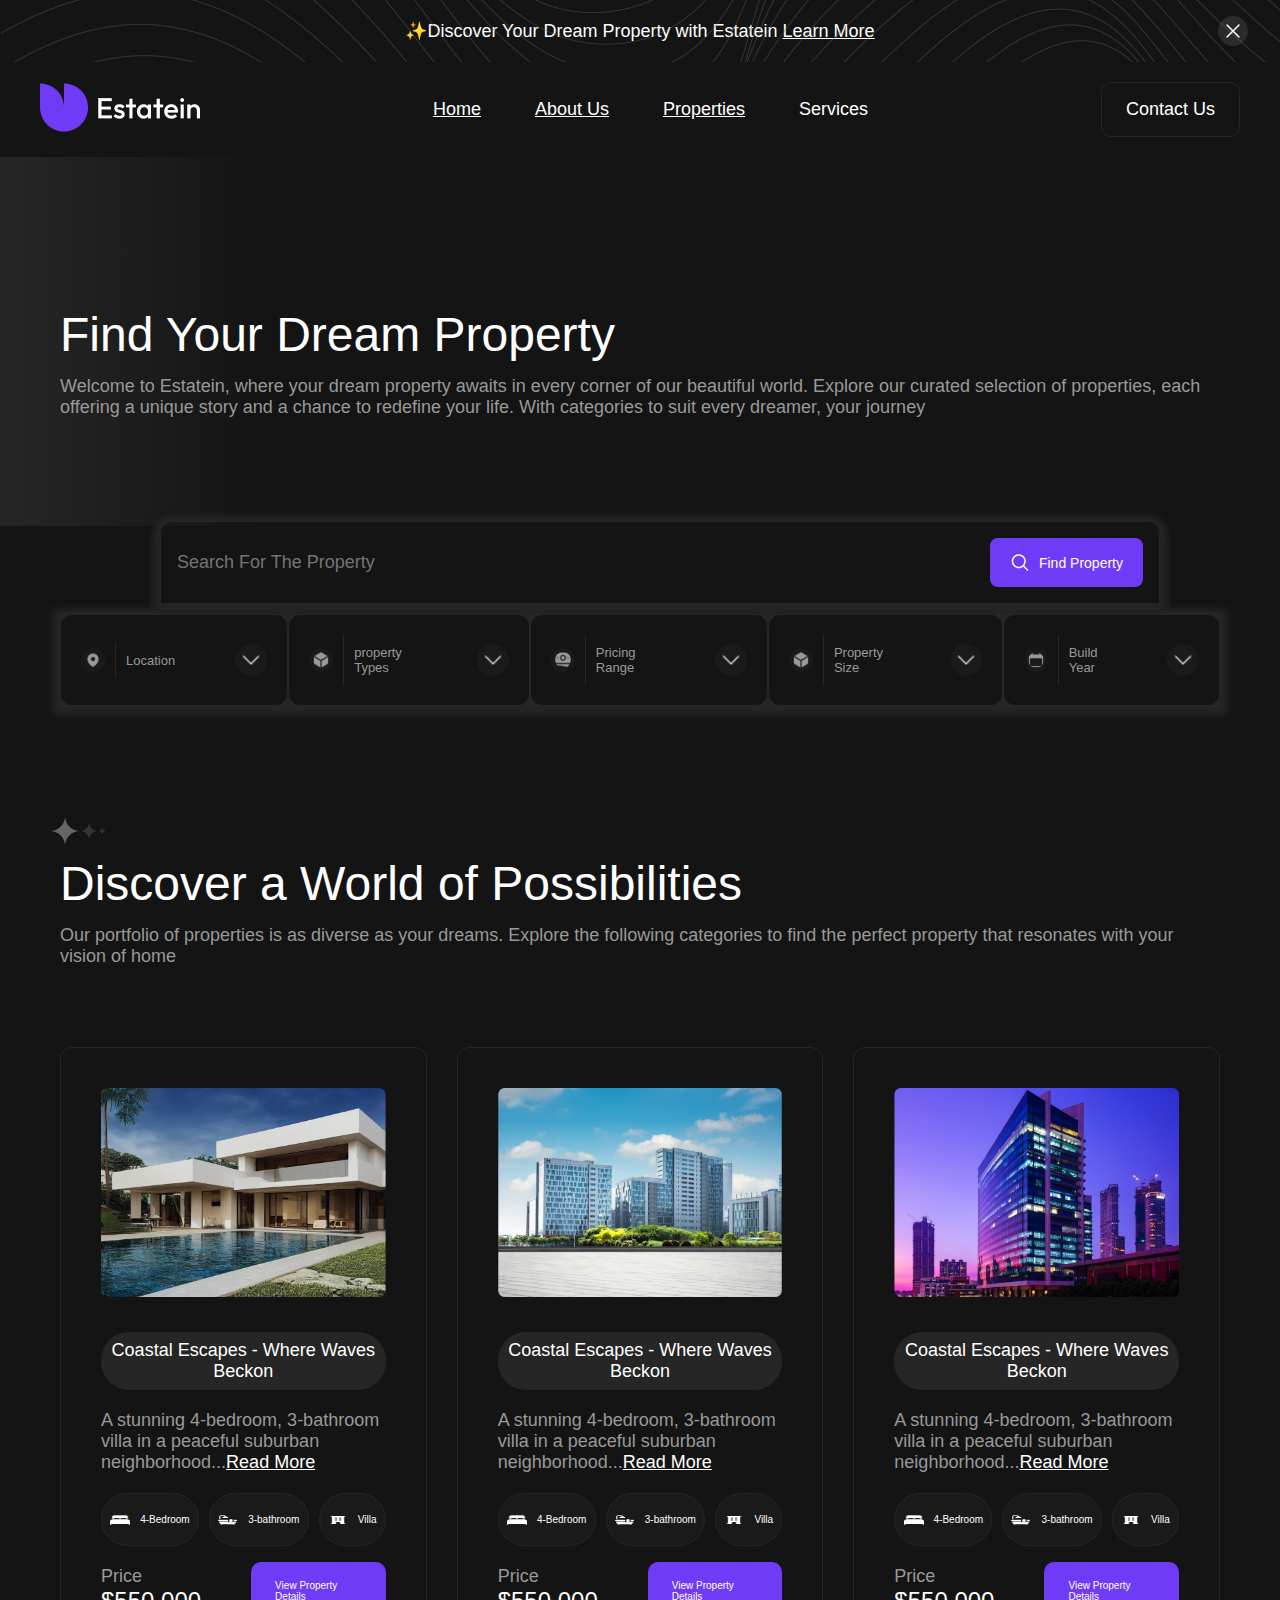
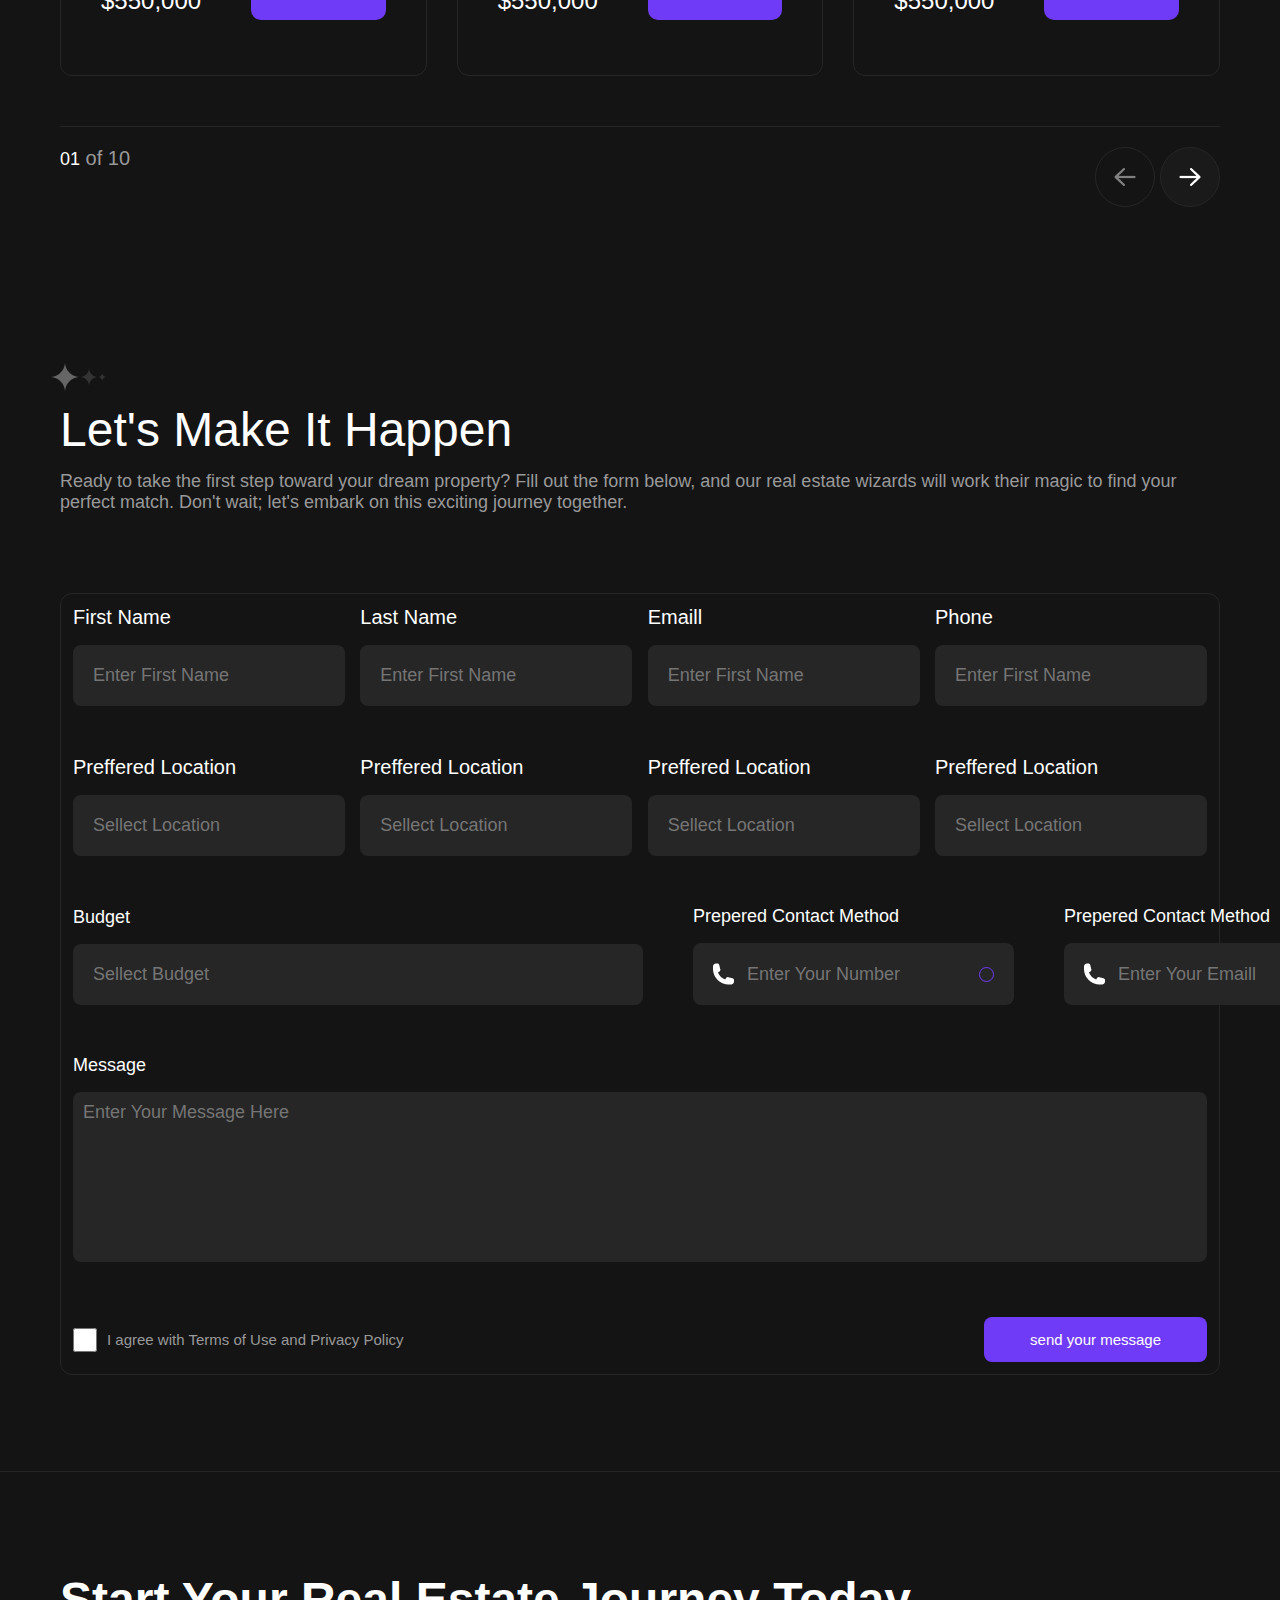
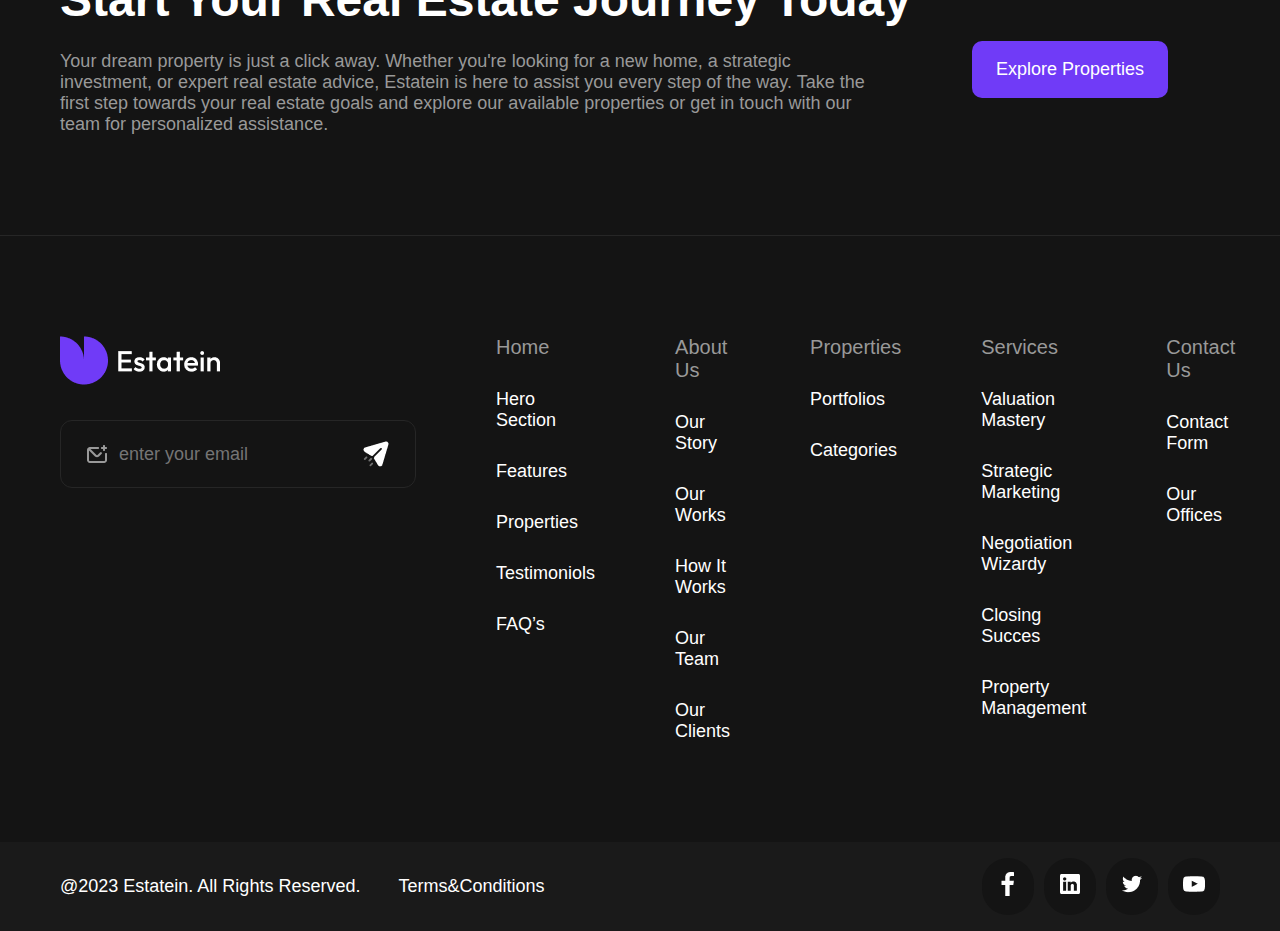
<file: properties.html>
<!DOCTYPE html>
<html>
    <head>
        <title>Real Estate</title>
        <link rel="stylesheet" href="./style/style.css" />
        <link rel="stylesheet" href="./style/properties.css" />
    </head>
    <body>
        <div class="banner">
            <img src="../images/banner-back.png" alt="Banner Background" />
            <h4>✨Discover Your Dream Property with Estatein  <a href="/">Learn More</a></h4>
           
            <button>
                <svg width="24" height="24" viewBox="0 0 24 24" fill="none" xmlns="http://www.w3.org/2000/svg">
                    <path d="M6 18L18 6M6 6L18 18" stroke="white" stroke-width="1.5" stroke-linecap="round" stroke-linejoin="round"/>
                </svg>
            </button>
        </div>
        <header>
            <div class="container">
                <a class="logo" href="/">
                    <img src="../images/logo.png" alt="Logo" />
                </a>
                <nav>
                    <ul>
                        <li>
                            <a href="./index.html" >
                                Home
                            </a>
                        </li>
                        <li>
                            <a href="./aboutUs.html" >
                                About Us
                            </a>
                        </li>
                        <li>
                            <a href="./properties.html" >
                                Properties
                            </a>
                        </li>
                        <li>
                            <a>
                                Services
                            </a>
                        </li>
                    </ul>
                </nav>

                <button>
                    Contact Us
                </button>
            </div>
        </header>
        <section class="dream-property">
            <div class="container">
                <h2>Find Your Dream Property</h2>
                <p>
                    Welcome to Estatein, where your dream property awaits in every corner of our beautiful world. 
                    Explore our curated selection of properties, each offering a unique story and a chance to redefine your life. 
                    With categories to suit every dreamer, your journey 
                </p>
            </div>
        </section>
        <section class="search">
            <div class="container">
                <div class="search-input">
                    <label>
                        <input type="search" placeholder="Search For The Property">
                    </label>
                    <a>
                        <img src="../images/search icon.png">
                        Find Property
                    </a>
                </div>
                <div class="input-field">
                    <div class="field-item">
                        <div class="text">
                            <img src="../images/location.png">
                            <p>Location</p>
                        </div>
                        <img src="../images/scroll icon.png">
                    </div>
                    <div class="field-item">
                        <div class="text">
                            <img src="../images/Subtract.png">
                            <p>property Types</p>
                        </div>
                        <img src="../images/scroll icon.png">
                    </div>
                    <div class="field-item">
                        <div class="text">
                            <img src="../images/Union.png">
                            <p>Pricing Range</p>
                        </div>
                        <img src="../images/scroll icon.png">
                    </div>
                    <div class="field-item">
                        <div class="text">
                            <img src="../images/Subtract.png">
                            <p>Property Size</p>
                        </div>
                        <img src="../images/scroll icon.png">
                    </div>
                    <div class="field-item">
                        <div class="text">
                            <img src="../images/Vector (Stroke).png">
                            <p>Build Year</p>
                        </div>
                        <img src="../images/scroll icon.png">
                    </div>
                </div>
            </div>
        </section>
        <section class="Possibilities">
            <div class="container">
                <div class="frame-images">
                    <img src="../images/Frame 3186.png">
                    <img src="../images/Frame 3187.png">
                    <img src="../images/Frame 3188.png">
                 </div>
                 <h2>Discover a World of Possibilities</h2>
                 <p>
                    Our portfolio of properties is as diverse as your dreams. 
                    Explore the following categories to find the perfect property 
                    that resonates with your vision of home
                </p>
                <div class="Possibilities-window">
                    <div class="Possibilities-window-items">
                        <img src="../images/Image (4).png">
                        <h5>Coastal Escapes - Where Waves Beckon</h5>
                        <p>A stunning 4-bedroom, 3-bathroom villa in a peaceful suburban neighborhood...<a href="">Read More</a></p>
                        <div class="interier">
                            <div class="interier-items">
                                <img src="../images/BACKGROUND_2.png">
                                <p>4-Bedroom</p>
                            </div>
                            <div class="interier-items">
                                <img src="../images/BACKGROUND_2 (1).png">
                                <p>3-bathroom</p>
                            </div>
                            <div class="interier-items">
                                <img src="../images/Icon (5).png">
                                <p>Villa</p>
                            </div>
                        </div>
                        <div class="price">
                            <p>Price </br>
                                 <b>$550,000</b> 
                            </p>
                            <a>View Property Details</a>
                        </div>
                    </div> 
                    <div class="Possibilities-window-items">
                        <img src="../images/Image (5).png">
                        <h5>Coastal Escapes - Where Waves Beckon</h5>
                        <p>A stunning 4-bedroom, 3-bathroom villa in a peaceful suburban neighborhood...<a href="">Read More</a></p>
                        <div class="interier">
                            <div class="interier-items">
                                <img src="../images/BACKGROUND_2.png">
                                <p>4-Bedroom</p>
                            </div>
                            <div class="interier-items">
                                <img src="../images/BACKGROUND_2 (1).png">
                                <p>3-bathroom</p>
                            </div>
                            <div class="interier-items">
                                <img src="../images/Icon (5).png">
                                <p>Villa</p>
                            </div>
                        </div>
                        <div class="price">
                            <p>Price </br>
                                 <b>$550,000</b> 
                            </p>
                            <a>View Property Details</a>
                        </div>
                    </div>  
                    <div class="Possibilities-window-items">
                        <img src="../images/Image (6).png">
                        <h5>Coastal Escapes - Where Waves Beckon</h5>
                        <p>A stunning 4-bedroom, 3-bathroom villa in a peaceful suburban neighborhood...<a href="">Read More</a></p>
                        <div class="interier">
                            <div class="interier-items">
                                <img src="../images/BACKGROUND_2.png">
                                <p>4-Bedroom</p>
                            </div>
                            <div class="interier-items">
                                <img src="../images/BACKGROUND_2 (1).png">
                                <p>3-bathroom</p>
                            </div>
                            <div class="interier-items">
                                <img src="../images/Icon (5).png">
                                <p>Villa</p>
                            </div>
                        </div>
                        <div class="price">
                            <p>Price </br>
                                 <b>$550,000</b> 
                            </p>
                            <a>View Property Details</a>
                        </div>
                    </div>  
                </div>
                <div class="scroll">
                    <p><b>01</b> of 10</p>
                    <div class="scroll-icons">
                        <img class="left" src="../images/Icon (6).png">
                        <img class="right" src="../images/Icon (7).png">
                    </div>
                </div>
            </div>
           
        </section>
        <section class="make-it">
            <div class="container">
                <div class="frame-images">
                    <img src="../images/Frame 3186.png">
                    <img src="../images/Frame 3187.png">
                    <img src="../images/Frame 3188.png">
                 </div>
                <h2>Let's Make It Happen</h2>
                <p>
                    Ready to take the first step toward your dream property? 
                    Fill out the form below, and our real estate wizards will
                    work their magic to find your perfect match. Don't wait; let's embark on this exciting journey together.
                </p>
                <div class="form">
                    <div class="personal-info">
                        <label>
                            <P>First Name</P>
                            <input type="text" placeholder="Enter First Name">
                        </label>
                        <label>
                            <P>Last Name</P>
                            <input type="text" placeholder="Enter First Name">
                        </label>
                        <label>
                            <P>Emaill</P>
                            <input type="email" placeholder="Enter First Name">
                        </label>
                        <label>
                            <P>Phone</P>
                            <input type="phone" placeholder="Enter First Name">
                        </label>
                    </div>
                    <div class="datalist">
                        <div class="list-items">
                            <p>Preffered Location</p>
                            <form>
                                <input list="browsers" id="location" placeholder="Sellect Location" >
                                <datalist id="browsers">
                                    <option value="Tbilisi">
                                    <option value="Zestafoni">
                                    <option value="kutaisi">
                                    <option value="batumi">
                                    <option value="rustavi">
                                </datalist>
                            </form>
                        </div>
                        <div class="list-items">
                            <p>Preffered Location</p>
                            <form>
                                <input list="browsers" id="location" placeholder="Sellect Location" >
                                <datalist id="browsers">
                                    <option value="Tbilisi">
                                    <option value="Zestafoni">
                                    <option value="kutaisi">
                                    <option value="batumi">
                                    <option value="rustavi">
                                </datalist>
                            </form>
                        </div>
                        <div class="list-items">
                            <p>Preffered Location</p>
                            <form>
                                <input list="browsers" id="location" placeholder="Sellect Location" >
                                <datalist id="browsers">
                                    <option value="Tbilisi">
                                    <option value="Zestafoni">
                                    <option value="kutaisi">
                                    <option value="batumi">
                                    <option value="rustavi">
                                </datalist>
                            </form>
                        </div>
                        <div class="list-items">
                            <p>Preffered Location</p>
                            <form>
                                <input list="browsers" id="location" placeholder="Sellect Location" >
                                <datalist id="browsers">
                                    <option value="Tbilisi">
                                    <option value="Zestafoni">
                                    <option value="kutaisi">
                                    <option value="batumi">
                                    <option value="rustavi">
                                </datalist>
                            </form>
                        </div>
                    </div>
                    <div class="Budget">
                        <div class="budget-select">
                            <p>Budget</p>
                            <form>
                                <input list="browsers" id="browsers" placeholder="Sellect Budget" >
                                <datalist id="browsers">
                                    <option value="?????">
                                    <option value="?????">
                                    <option value="?????">
                                    <option value="?????">
                                    <option value="?????">
                                </datalist>
                            </form>
                        </div>
                        <div class="contact-method">
                            <p>Prepered Contact Method</p>
                            <div class="inputs">
                                <label>
                                    <img src="../images/Vector (Stroke) (1).png">
                                    <input class="tel" placeholder="Enter Your Number" type="number">
                                </label>
                                <label>
                                    <input type="checkbox" class="checkbox">
                                    <span></span>
                                </label>
                            </div>
                        </div>
                        <div class="contact-method">
                            <p>Prepered Contact Method</p>
                            <div class="inputs">
                                <label>
                                    <img src="../images/Vector (Stroke) (1).png">
                                    <input class="tel" name="email" placeholder="Enter Your Emaill" type="email">
                                </label>
                                <label>
                                    <input type="checkbox" class="checkbox">
                                    <span></span>
                                </label>
                            </div>
                        </div>
                    </div>
                    <div class="message">
                        <p>Message</p>
                        <label>
                            <textarea placeholder="Enter Your Message Here"></textarea>
                        </label>
                    </div>
                    <div class="privacy-policy">
                        <label>
                            <input type="checkbox">          
                            <p>I agree with Terms of Use and Privacy Policy</p>
                        </label>
                        <div class="send">
                            <p>send your message</p>
                        </div>
                    </div>
                </div>
            </div>
        </section>
        <section class="start-today">
            <div class="container">
                    <h3>Start Your Real Estate Journey Today</h3>
                <div class="start-today-text">
                    <p>
                       Your dream property is just a click away. Whether you're looking for a new home, a strategic investment,
                       or expert real estate advice, Estatein is here to assist you every step of the way. Take the first step 
                       towards your real estate goals and explore our available properties or get in touch with our team for 
                       personalized assistance.
                    </p>
                    <a>Explore Properties</a>
                </div>
            </div>
        </section>
        <footer>
            <div class="container">
                <div class="footer-left-side">
                    <img src="../images/logo.png" class="logo">
                    <div class="email">
                        <img src="../images/Icon (8).png">
                        <input type="email" placeholder="enter your email">
                        <img src="../images/Icon (9).png">
                    </div>
                </div>
                <div class="footer-right-side">
                    <div class="page-list">
                        <span>Home</span>
                        <p>Hero Section</p>
                        <p>Features</p>
                        <p>Properties</p>
                        <p>Testimoniols</p>
                        <p>FAQ’s</p>
                    </div>
                    <div class="page-list">
                        <span>About Us</span>
                        <p>Our Story</p>
                        <p>Our Works</p>
                        <p>How It Works</p>
                        <p>Our Team</p>
                        <p>Our Clients</p>
                    </div>
                    <div class="page-list">
                        <span>Properties</span>
                        <p>Portfolios</p>
                        <p>Categories</p>
                    </div>
                    <div class="page-list">
                        <span>Services</span>
                        <p>Valuation Mastery</p>
                        <p>Strategic Marketing</p>
                        <p>Negotiation Wizardy</p>
                        <p>Closing Succes</p>
                        <p>Property Management</p>
                    </div>
                    <div class="page-list">
                        <span>Contact Us</span>
                        <p>Contact Form</p>
                        <p>Our Offices</p>
                    </div>
                </div>
            </div>
        </footer>
        <section class="last">
            <div class="container">
                <div class="last-text">
                    <h5>@2023 Estatein. All Rights Reserved.</h5>
                    <p>Terms&Conditions</p>
                </div>
                <div class="social-icons">
                    <div class="facebook">
                        <img src="../images/Icon (10).png" alt="facebook">
                    </div>
                    <div class="instagram">
                        <img src="../images/Icon (11).png" alt="instagram">
                    </div>
                    <div class="twitch">
                        <img src="../images/Icon (12).png" alt="twitch">
                    </div>
                   <div class="Youtube">
                        <img src="../images/Icon (13).png" alt="Youtube">
                   </div>
                   
                </div>
            </div>
        </section>
    </body>
</html>
</file>
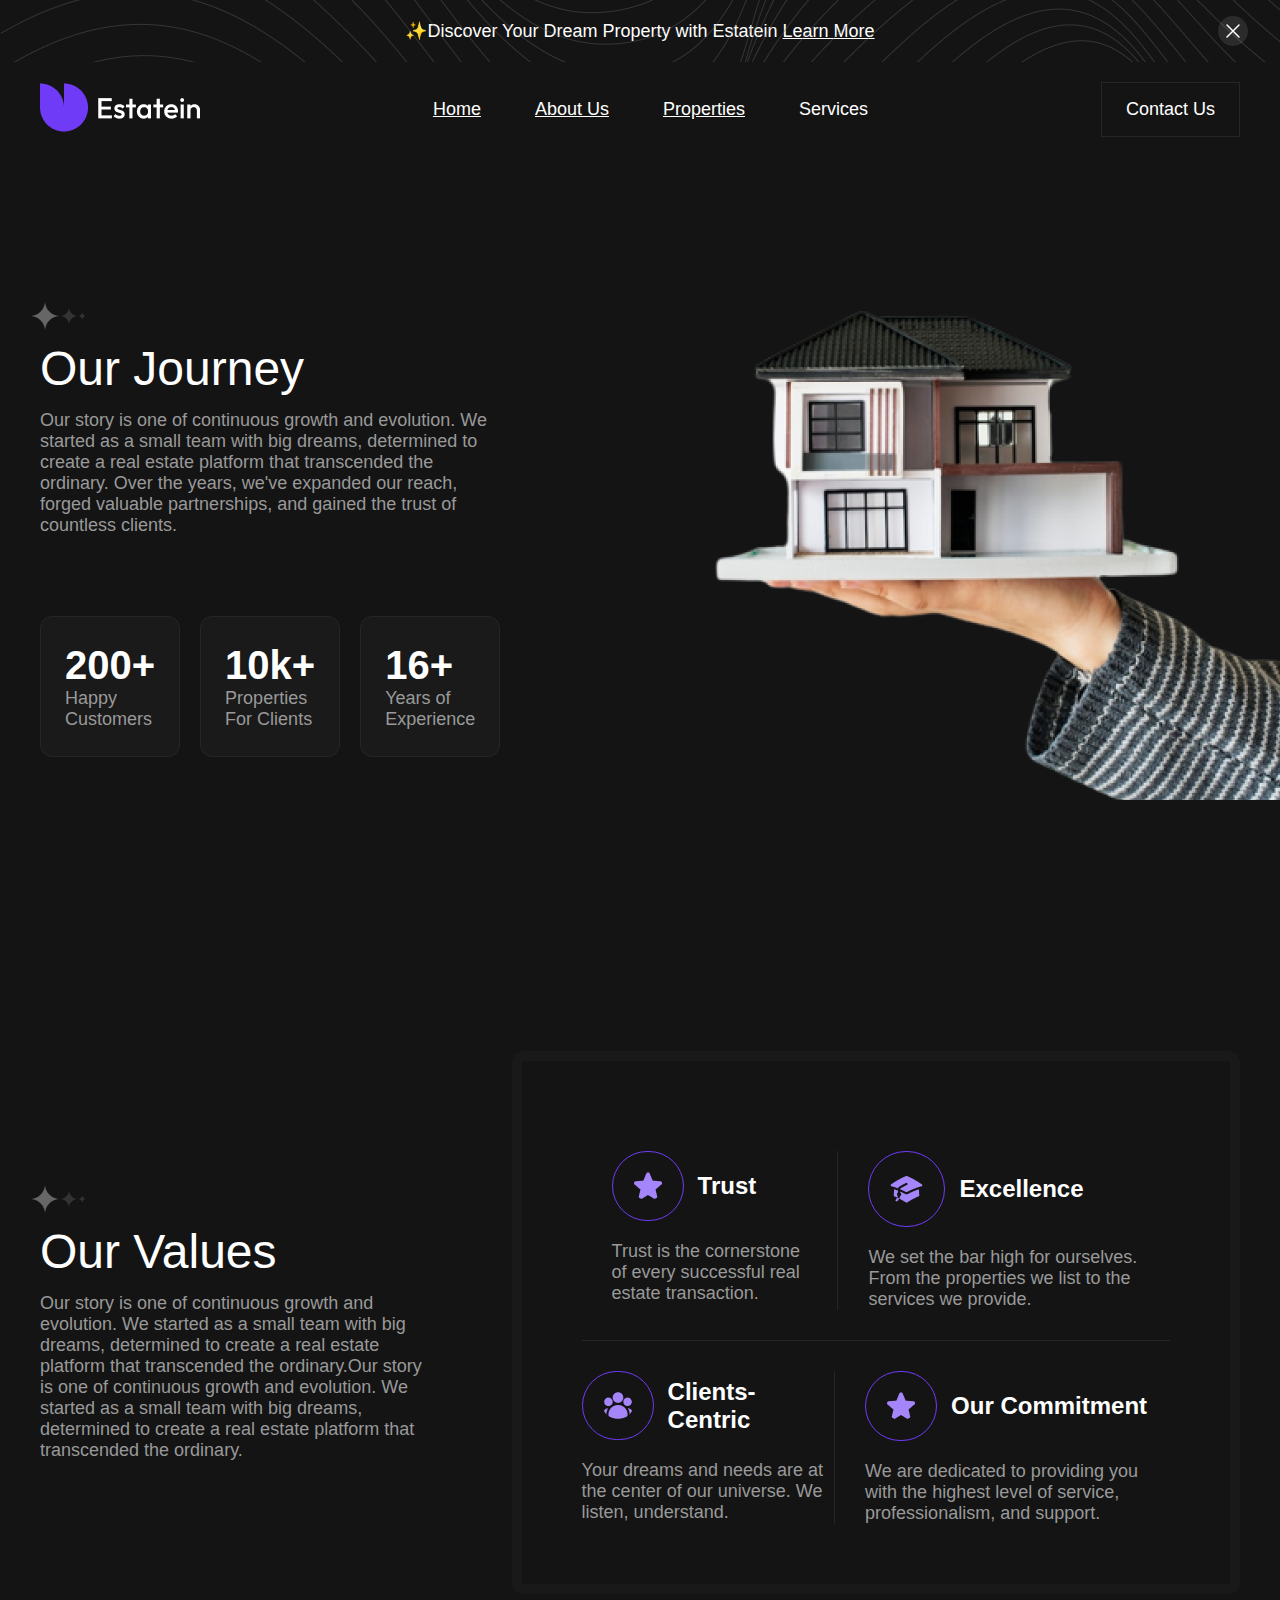
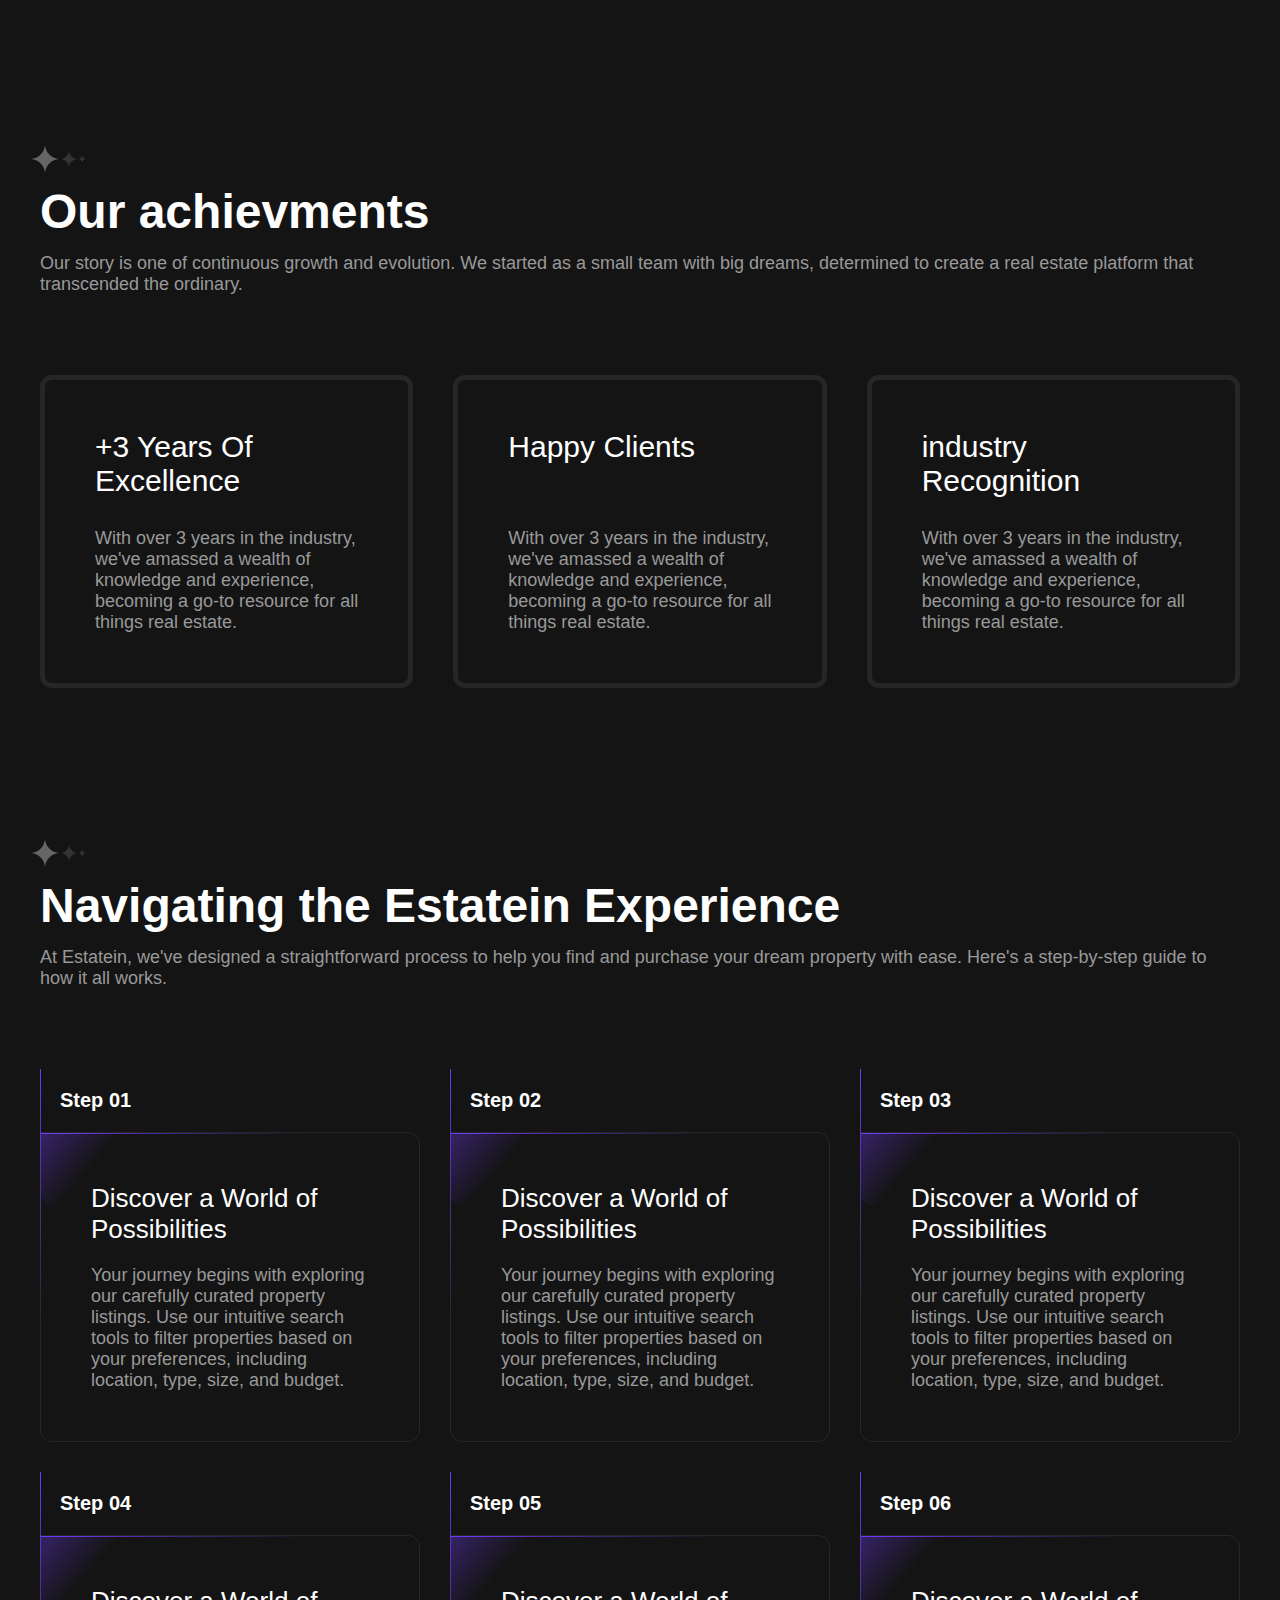
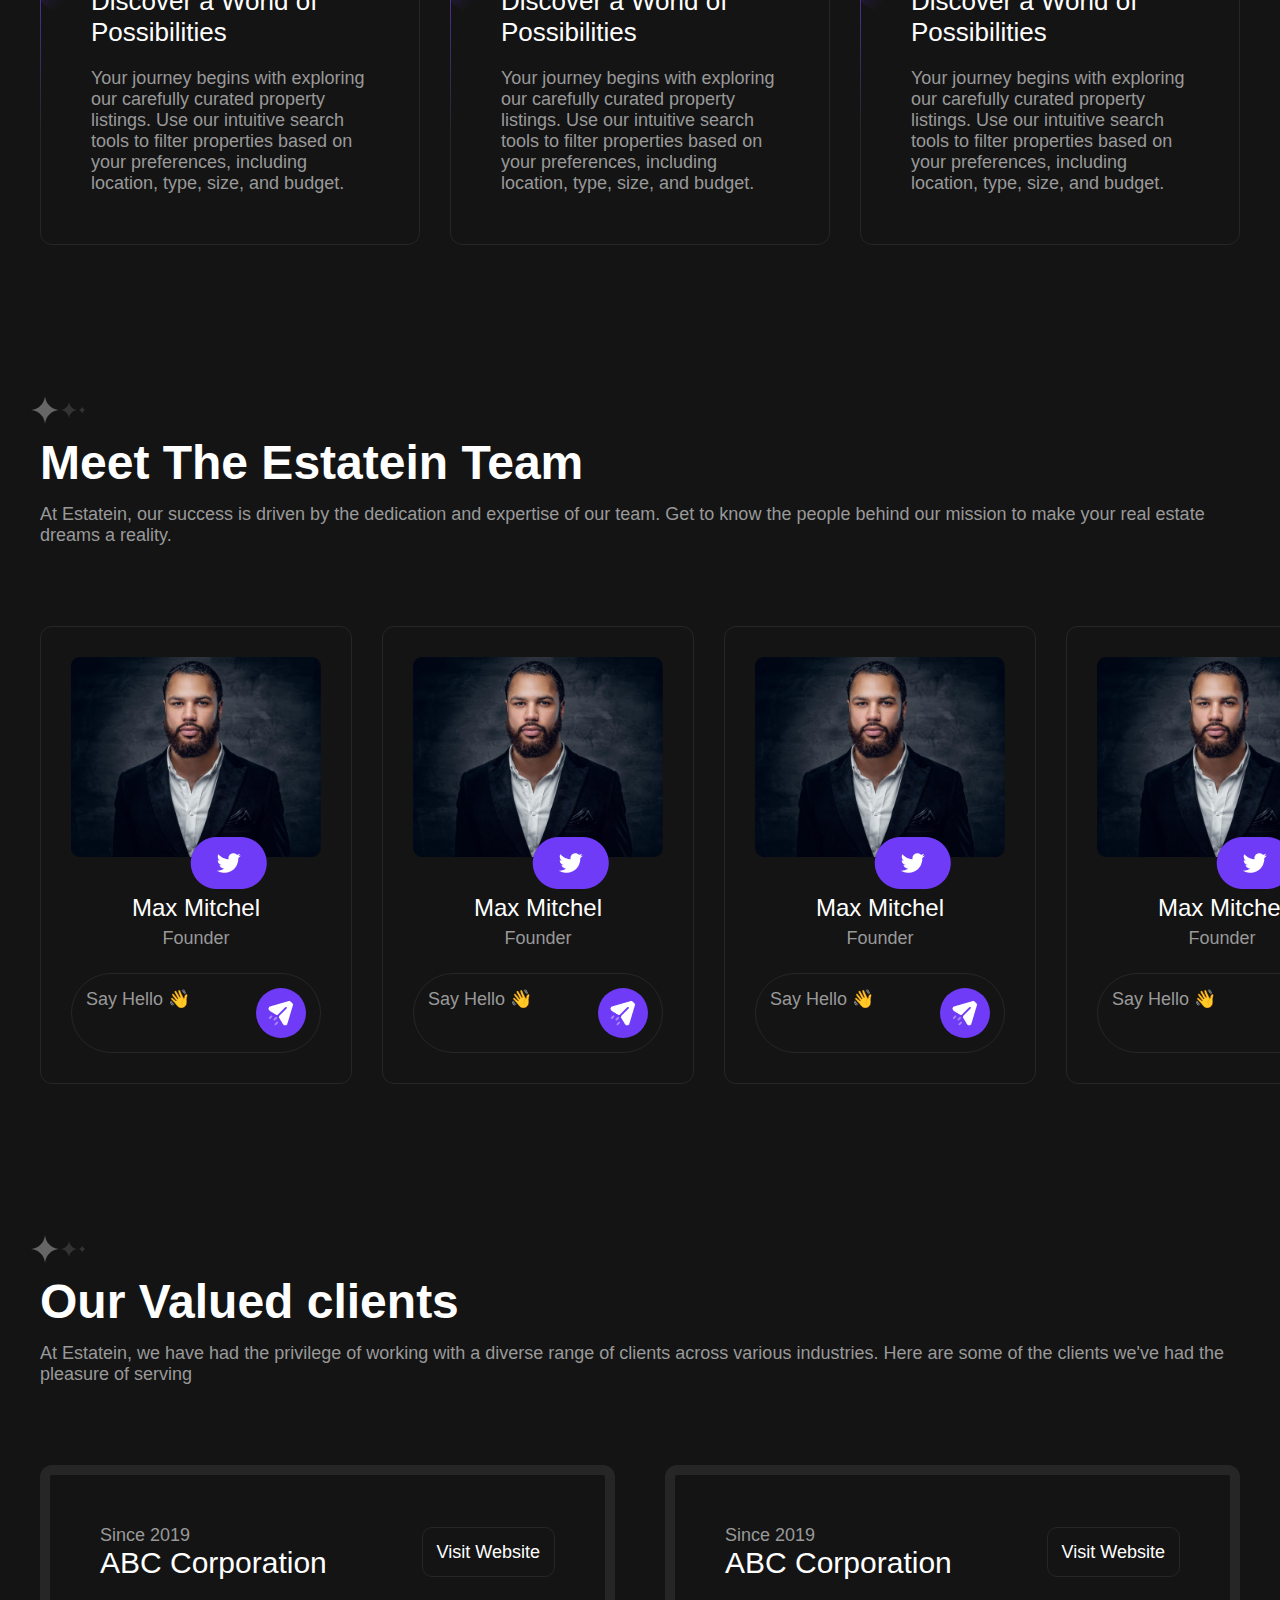
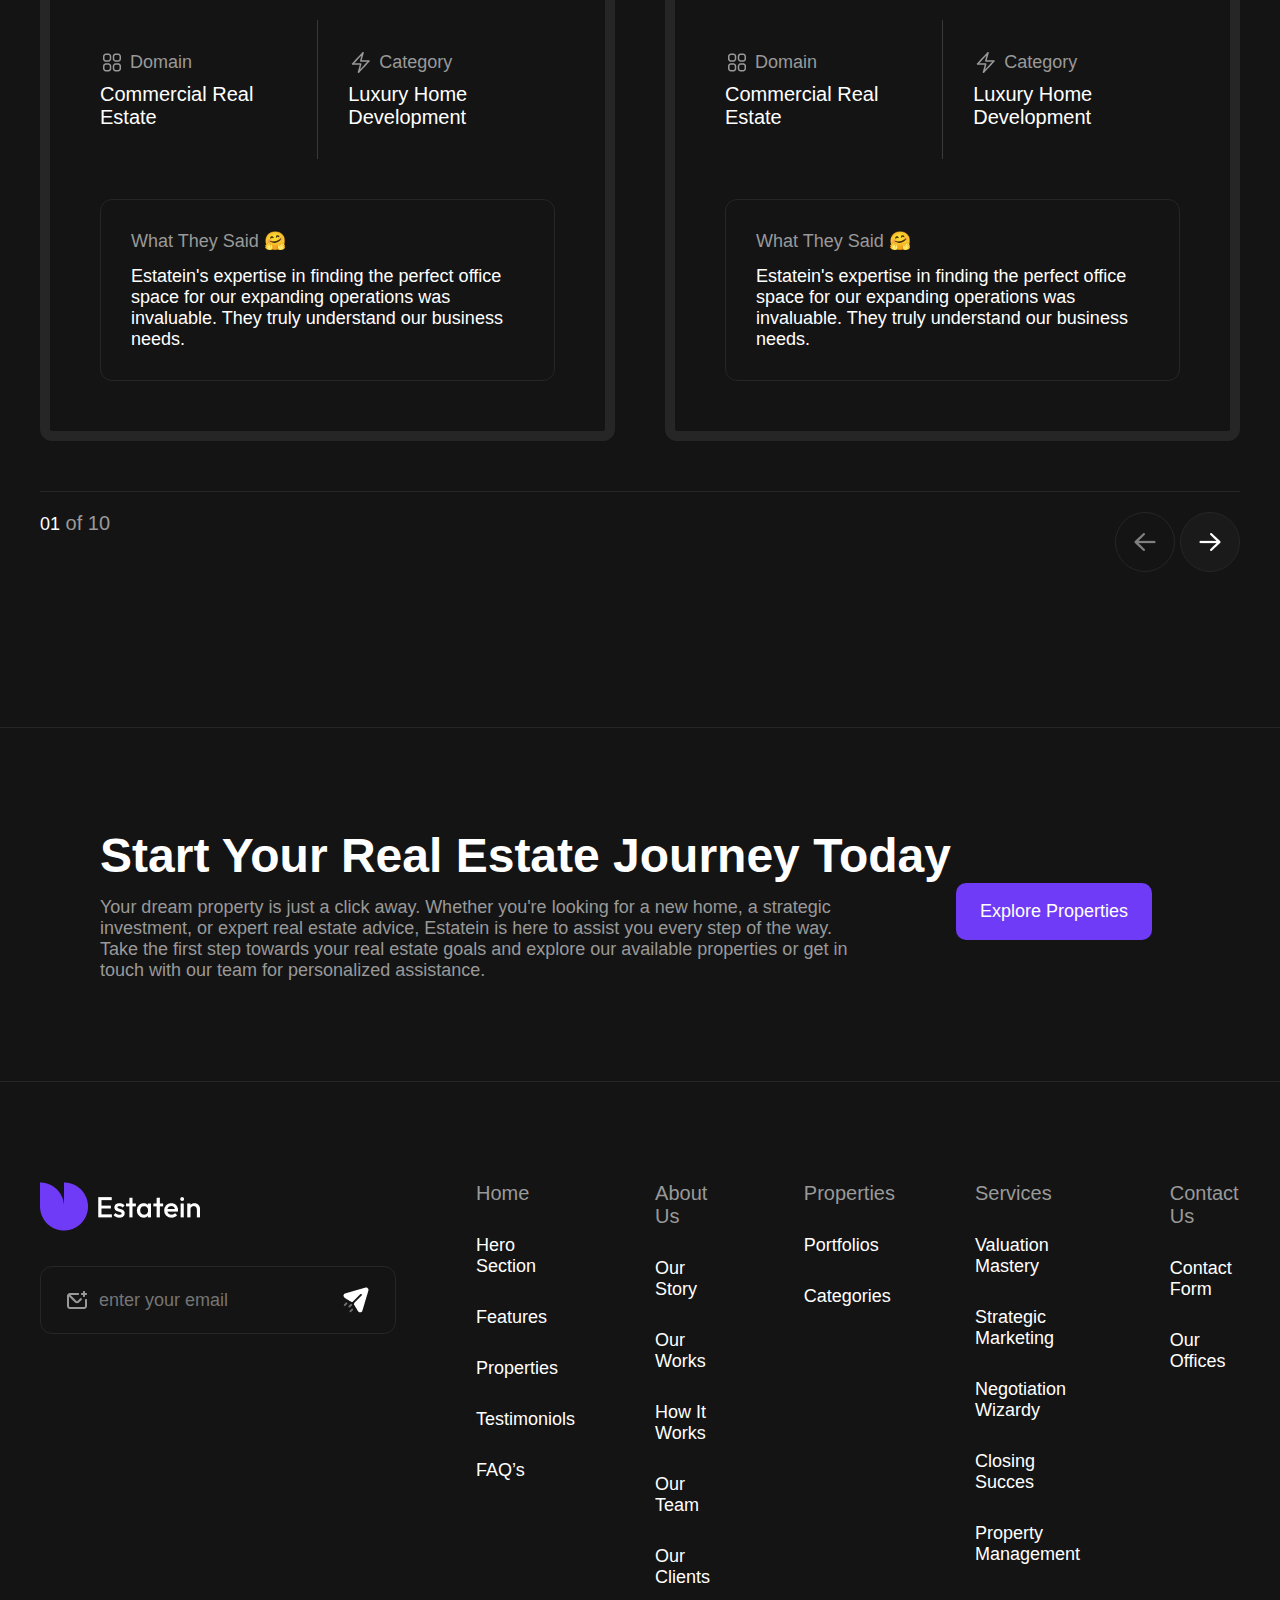
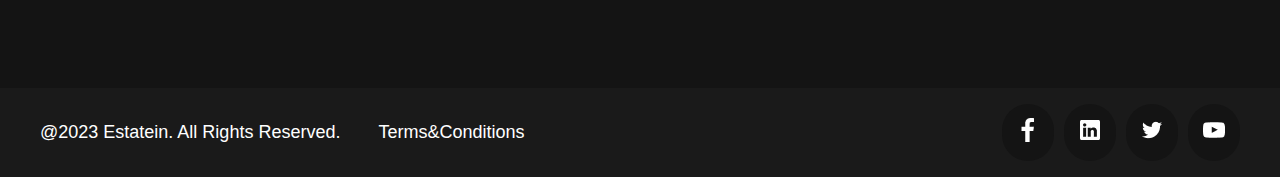
<file: About Us Page/AboutUs.html>
<!DOCTYPE html>
<html>
    <head>
        <title>Real Estate</title>
        <link rel="stylesheet" href="./AboutUs.css" />
    </head>
    <body>
        <div class="banner">
            <img src="../images/banner-back.png" alt="Banner Background" />
            <h4>✨Discover Your Dream Property with Estatein  <a href="/">Learn More</a></h4>
           
            <button>
                <svg width="24" height="24" viewBox="0 0 24 24" fill="none" xmlns="http://www.w3.org/2000/svg">
                    <path d="M6 18L18 6M6 6L18 18" stroke="white" stroke-width="1.5" stroke-linecap="round" stroke-linejoin="round"/>
                </svg>
            </button>
        </div>
        <header>
            <div class="container">
                <a class="logo" href="/">
                    <img src="../images/logo.png" alt="Logo" />
                </a>
                <nav>
                    <ul>
                        <li>
                            <a href="../home page/index.html" >
                                Home
                            </a>
                        </li>
                        <li>
                            <a href="./AboutUs.html" >
                                About Us
                            </a>
                        </li>
                        <li>
                            <a href="../Properties Page/properties.html" >
                                Properties
                            </a>
                        </li>
                        <li>
                            <a>
                                Services
                            </a>
                        </li>
                    </ul>
                </nav>

                <button>
                    Contact Us
                </button>
            </div>
        </header>
        <section class="journey">
            <div class="journey-content left-container">
                <div class="frame-images">
                    <img src="../images/Frame 3186.png">
                    <img src="../images/Frame 3187.png">
                    <img src="../images/Frame 3188.png">
                </div>
                <h2>Our Journey</h2>
                <p>
                   Our story is one of continuous growth and evolution. We started as a small team with big dreams,
                   determined to create a real estate platform that transcended the ordinary. Over the years, we've 
                   expanded our reach, forged valuable partnerships, and gained the trust of countless clients.
                </p>
                <div class="statistics">
                    <div class="statistics-item">
                        <strong>200+</strong>
                        <p>Happy Customers</p>
                    </div>
                    <div class="statistics-item">
                        <strong>10k+</strong>
                        <p>Properties For Clients</p>
                    </div>
                    <div class="statistics-item">
                        <strong>16+</strong>
                        <p>Years of Experience</p>
                    </div>
                </div>
            </div>
            <div class="journey-image">
                <img src="../images/ad49649fccdfce1e8a3d58bffa111a0d.png">
            </div>   
        </section>
        <section class="values">
            <div class="container">
                <div class="values-text">
                    <div class="frame-images">
                        <img src="../images/Frame 3186.png">
                        <img src="../images/Frame 3187.png">
                        <img src="../images/Frame 3188.png">
                    </div>
                    <h2>Our Values</h2>
                    <p>
                        Our story is one of continuous growth and evolution. We started as a small team with big dreams, determined to
                        create a real estate platform that transcended the ordinary.Our story is one of continuous growth and evolution. 
                        We started as a small team with big dreams, determined to create a real estate platform that transcended the ordinary.
                    </p>
                </div>
                <div class="values-window">
                    <div class="windows-top">
                        <div class="trust">
                            <div class="flex-items">
                                <img src="../images/Star 5 (Stroke).png">
                                <h5>Trust</h5>
                            </div>
                            <p>Trust is the cornerstone of every successful real estate transaction.</p>
                        </div>
                        <div class="excellence">
                            <div class="flex-items">
                                <img src="../images/Icon.png">
                                <h5>Excellence</h5>
                            </div>
                            <p>We set the bar high for ourselves. From the properties we list to the services we provide.</p>
                        </div>
                    </div>
                    <div class="windows-bottom">
                        <div class="clients">
                            <div class="flex-items">
                                <img src="../images/Vector.png">
                                <h5>Clients-Centric</h5>
                            </div>
                            <P>Your dreams and needs are at the center of our universe. We listen, understand.</P>
                        </div>
                        <div class="commitment">
                            <div class="flex-items">
                                <img src="../images/Star 5 (Stroke).png">
                                <h5>Our Commitment</h5>
                            </div>
                            <p>We are dedicated to providing you with the highest level of service, professionalism, and support.</p>
                        </div>
                    </div>
                </div>
            </div>
        </section>
        <section class="achievments">
            <div class="container">
                <div class="frame-images">
                    <img src="../images/Frame 3186.png">
                    <img src="../images/Frame 3187.png">
                    <img src="../images/Frame 3188.png">
                </div>
                <h2>Our achievments</h2>
                <p>
                    Our story is one of continuous growth and evolution. 
                    We started as a small team with big dreams, determined to create
                    a real estate platform that transcended the ordinary.
                </p>
                <div class="achievment-windows">
                    <div class="windows-items">
                        <h5>+3 Years Of Excellence</h5>
                        <P>
                            With over 3 years in the industry, we've amassed a wealth of knowledge and experience, becoming
                             a go-to resource for all things real estate.
                        </P>
                    </div>
                    <div class="windows-items">
                        <h5>Happy Clients <span>dsdssdsd</span></h5>
                        <P>
                            With over 3 years in the industry, we've amassed a wealth of knowledge and experience, becoming
                             a go-to resource for all things real estate.
                        </P>
                    </div>
                    <div class="windows-items">
                        <h5>industry Recognition</h5>
                        <P>
                            With over 3 years in the industry, we've amassed a wealth of knowledge and experience, becoming
                             a go-to resource for all things real estate.
                        </P>
                    </div>
                </div>
            </div>
        </section>
        <section class="navigating">
            <div class="container">
                <div class="frame-images">
                    <img src="../images/Frame 3186.png">
                    <img src="../images/Frame 3187.png">
                    <img src="../images/Frame 3188.png">
                </div>
                <h5>Navigating the Estatein Experience</h5>
                <p>
                    At Estatein, we've designed a straightforward process
                    to help you find and purchase your dream property with 
                    ease. Here's a step-by-step guide to how it all works.
                </p>
                <div class="steps">
                    <div class="step-items">
                        <h5>Step 01</h5>
                        <div class="step-text">
                            <h6>Discover a World of Possibilities</h6>
                            <p>
                               Your journey begins with exploring our carefully curated property listings.
                               Use our intuitive search tools to filter properties based on your preferences, 
                               including location, type, size, and budget.
                            </p>
                        </div>
                    </div>
                    <div class="step-items">
                        <h5>Step 02</h5>
                        <div class="step-text">
                            <h6>Discover a World of Possibilities</h6>
                            <p>
                               Your journey begins with exploring our carefully curated property listings.
                               Use our intuitive search tools to filter properties based on your preferences, 
                               including location, type, size, and budget.
                            </p>
                        </div>
                    </div>
                    <div class="step-items">
                        <h5>Step 03</h5>
                        <div class="step-text">
                            <h6>Discover a World of Possibilities</h6>
                            <p>
                               Your journey begins with exploring our carefully curated property listings.
                               Use our intuitive search tools to filter properties based on your preferences, 
                               including location, type, size, and budget.
                            </p>
                        </div>
                    </div>
                    <div class="step-items">
                        <h5>Step 04</h5>
                        <div class="step-text">
                            <h6>Discover a World of Possibilities</h6>
                            <p>
                               Your journey begins with exploring our carefully curated property listings.
                               Use our intuitive search tools to filter properties based on your preferences, 
                               including location, type, size, and budget.
                            </p>
                        </div>
                    </div>
                    <div class="step-items">
                        <h5>Step 05</h5>
                        <div class="step-text">
                            <h6>Discover a World of Possibilities</h6>
                            <p>
                               Your journey begins with exploring our carefully curated property listings.
                               Use our intuitive search tools to filter properties based on your preferences, 
                               including location, type, size, and budget.
                            </p>
                        </div>
                    </div>
                    <div class="step-items">
                        <h5>Step 06</h5>
                        <div class="step-text">
                            <h6>Discover a World of Possibilities</h6>
                            <p>
                               Your journey begins with exploring our carefully curated property listings.
                               Use our intuitive search tools to filter properties based on your preferences, 
                               including location, type, size, and budget.
                            </p>
                        </div>
                    </div>
                </div>
            </div>
        </section>
        <section class="estatein-team">
            <div class="container">
                <div class="frame-images">
                    <img src="../images/Frame 3186.png">
                    <img src="../images/Frame 3187.png">
                    <img src="../images/Frame 3188.png">
                </div>
                <h5>Meet The Estatein Team</h5>
                <p>
                    At Estatein, our success is driven by the dedication and expertise of our team. Get to know the people behind
                    our mission to make your real estate dreams a reality.
                </p>
                <div class="team-members">
                    <div class="team-member-items">
                        <div class="member-images">
                            <img class="person" src="../images/Image.png">
                            <img class="bird" src="../images/Button.png">
                        </div>
                        <div class="members-info">
                            <b>Max Mitchel</b>
                            <p>Founder</p>
                        </div>
                        <div class="say-hello">
                            <p>Say Hello 👋</p>
                            <img src="../images/Icon (9).png">
                        </div>
                    </div>
                    <div class="team-member-items">
                        <div class="member-images">
                            <img class="person" src="../images/Image.png">
                            <img class="bird" src="../images/Button.png">
                        </div>
                        <div class="members-info">
                            <b>Max Mitchel</b>
                            <p>Founder</p>
                        </div>
                        <div class="say-hello">
                            <p>Say Hello 👋</p>
                            <img src="../images/Icon (9).png">
                        </div>
                    </div>
                    <div class="team-member-items">
                        <div class="member-images">
                            <img class="person" src="../images/Image.png">
                            <img class="bird" src="../images/Button.png">
                        </div>
                        <div class="members-info">
                            <b>Max Mitchel</b>
                            <p>Founder</p>
                        </div>
                        <div class="say-hello">
                            <p>Say Hello 👋</p>
                            <img src="../images/Icon (9).png">
                        </div>
                    </div>
                    <div class="team-member-items">
                        <div class="member-images">
                            <img class="person" src="../images/Image.png">
                            <img class="bird" src="../images/Button.png">
                        </div>
                        <div class="members-info">
                            <b>Max Mitchel</b>
                            <p>Founder</p>
                        </div>
                        <div class="say-hello">
                            <p>Say Hello 👋</p>
                            <img src="../images/Icon (9).png">
                        </div>
                    </div>
                </div>
            </div>
        </section>
        <section class="clients">
            <div class="container">
                <div class="frame-images">
                    <img src="../images/Frame 3186.png">
                    <img src="../images/Frame 3187.png">
                    <img src="../images/Frame 3188.png">
                </div>
                <h5>Our Valued clients</h5>
                <p>
                    At Estatein, we have had the privilege of working with a diverse range of clients across various industries.
                    Here are some of the clients we've had the pleasure of serving
                </p>
                <div class="value-windows">
                    <div class="since-2019">
                        <div class="ABC-Website">
                            <div class="web-name">
                                <p>Since 2019</p>
                                <b>ABC Corporation</b>
                            </div>
                            <div class="button">
                                <a>
                                    Visit Website
                                </a>
                            </div>
                        </div>
                        <div class="mini-container">
                            <div class="left-side">
                                <div class="domain">
                                    <img src="../images/domain.png">
                                    <p>Domain</p>
                                </div>
                                <b>Commercial Real Estate</b>
                            </div>
                            <div class="right-side">
                                <div class="category">
                                    <img src="../images/category.png">
                                    <p>Category</p>
                                </div>
                                <b>Luxury Home Development</b>
                            </div>
                        </div>
                        <div class="WhatTheySaid-window">
                            <p>What They Said 🤗</p>
                            <b>
                                Estatein's expertise in finding the perfect office space for our expanding operations was invaluable. 
                                They truly understand our business needs.
                            </b>
                        </div>
                    </div>
                    <div class="since-2019">
                        <div class="ABC-Website">
                            <div class="web-name">
                                <p>Since 2019</p>
                                <b>ABC Corporation</b>
                            </div>
                            <div class="button">
                                <a>
                                    Visit Website
                                </a>
                            </div>
                        </div>
                        <div class="mini-container">
                            <div class="left-side">
                                <div class="domain">
                                    <img src="../images/domain.png">
                                    <p>Domain</p>
                                </div>
                                <b>Commercial Real Estate</b>
                            </div>
                            <div class="right-side">
                                <div class="category">
                                    <img src="../images/category.png">
                                    <p>Category</p>
                                </div>
                                <b>Luxury Home Development</b>
                            </div>
                        </div>
                        <div class="WhatTheySaid-window">
                            <p>What They Said 🤗</p>
                            <b>
                                Estatein's expertise in finding the perfect office space for our expanding operations was invaluable. 
                                They truly understand our business needs.
                            </b>
                        </div>
                    </div>
                </div>
                <div class="scroll">
                    <p><b>01</b> of 10</p>
                    <div class="scroll-icons">
                        <img class="left" src="../images/Icon (6).png">
                        <img class="right" src="../images/Icon (7).png">
                    </div>
                </div>
            </div>
        </section>
        <section class="start-today">
            <div class="container">
                <h3>Start Your Real Estate Journey Today</h3>
                <div class="start-today-text">
                    <p>
                        Your dream property is just a click away. Whether you're looking for a new home, a strategic investment,
                        or expert real estate advice, Estatein is here to assist you every step of the way. Take the first step 
                        towards your real estate goals and explore our available properties or get in touch with our team for 
                        personalized assistance.
                     </p>
                     <a>Explore Properties</a>
                </div>
            </div>
        </section>
        <footer>
            <div class="container">
                <div class="footer-left-side">
                    <img src="../images/logo.png" class="logo">
                    <div class="email">
                        <img src="../images/Icon (8).png">
                        <input type="email" placeholder="enter your email">
                        <img src="../images/Icon (9).png">
                    </div>
                </div>
                <div class="footer-right-side">
                    <div class="page-list">
                        <span>Home</span>
                        <p>Hero Section</p>
                        <p>Features</p>
                        <p>Properties</p>
                        <p>Testimoniols</p>
                        <p>FAQ’s</p>
                    </div>
                    <div class="page-list">
                        <span>About Us</span>
                        <p>Our Story</p>
                        <p>Our Works</p>
                        <p>How It Works</p>
                        <p>Our Team</p>
                        <p>Our Clients</p>
                    </div>
                    <div class="page-list">
                        <span>Properties</span>
                        <p>Portfolios</p>
                        <p>Categories</p>
                    </div>
                    <div class="page-list">
                        <span>Services</span>
                        <p>Valuation Mastery</p>
                        <p>Strategic Marketing</p>
                        <p>Negotiation Wizardy</p>
                        <p>Closing Succes</p>
                        <p>Property Management</p>
                    </div>
                    <div class="page-list">
                        <span>Contact Us</span>
                        <p>Contact Form</p>
                        <p>Our Offices</p>
                    </div>
                </div>
            </div>
        </footer>
        <section class="last">
            <div class="container">
                <div class="last-text">
                    <h5>@2023 Estatein. All Rights Reserved.</h5>
                    <p>Terms&Conditions</p>
                </div>
                <div class="social-icons">
                    <div class="facebook">
                        <img src="../images/Icon (10).png" alt="facebook">
                    </div>
                    <div class="instagram">
                        <img src="../images/Icon (11).png" alt="instagram">
                    </div>
                    <div class="twitch">
                        <img src="../images/Icon (12).png" alt="twitch">
                    </div>
                   <div class="Youtube">
                        <img src="../images/Icon (13).png" alt="Youtube">
                   </div>
                   
                </div>
            </div>
        </section>
    </body>    
</html>
</file>
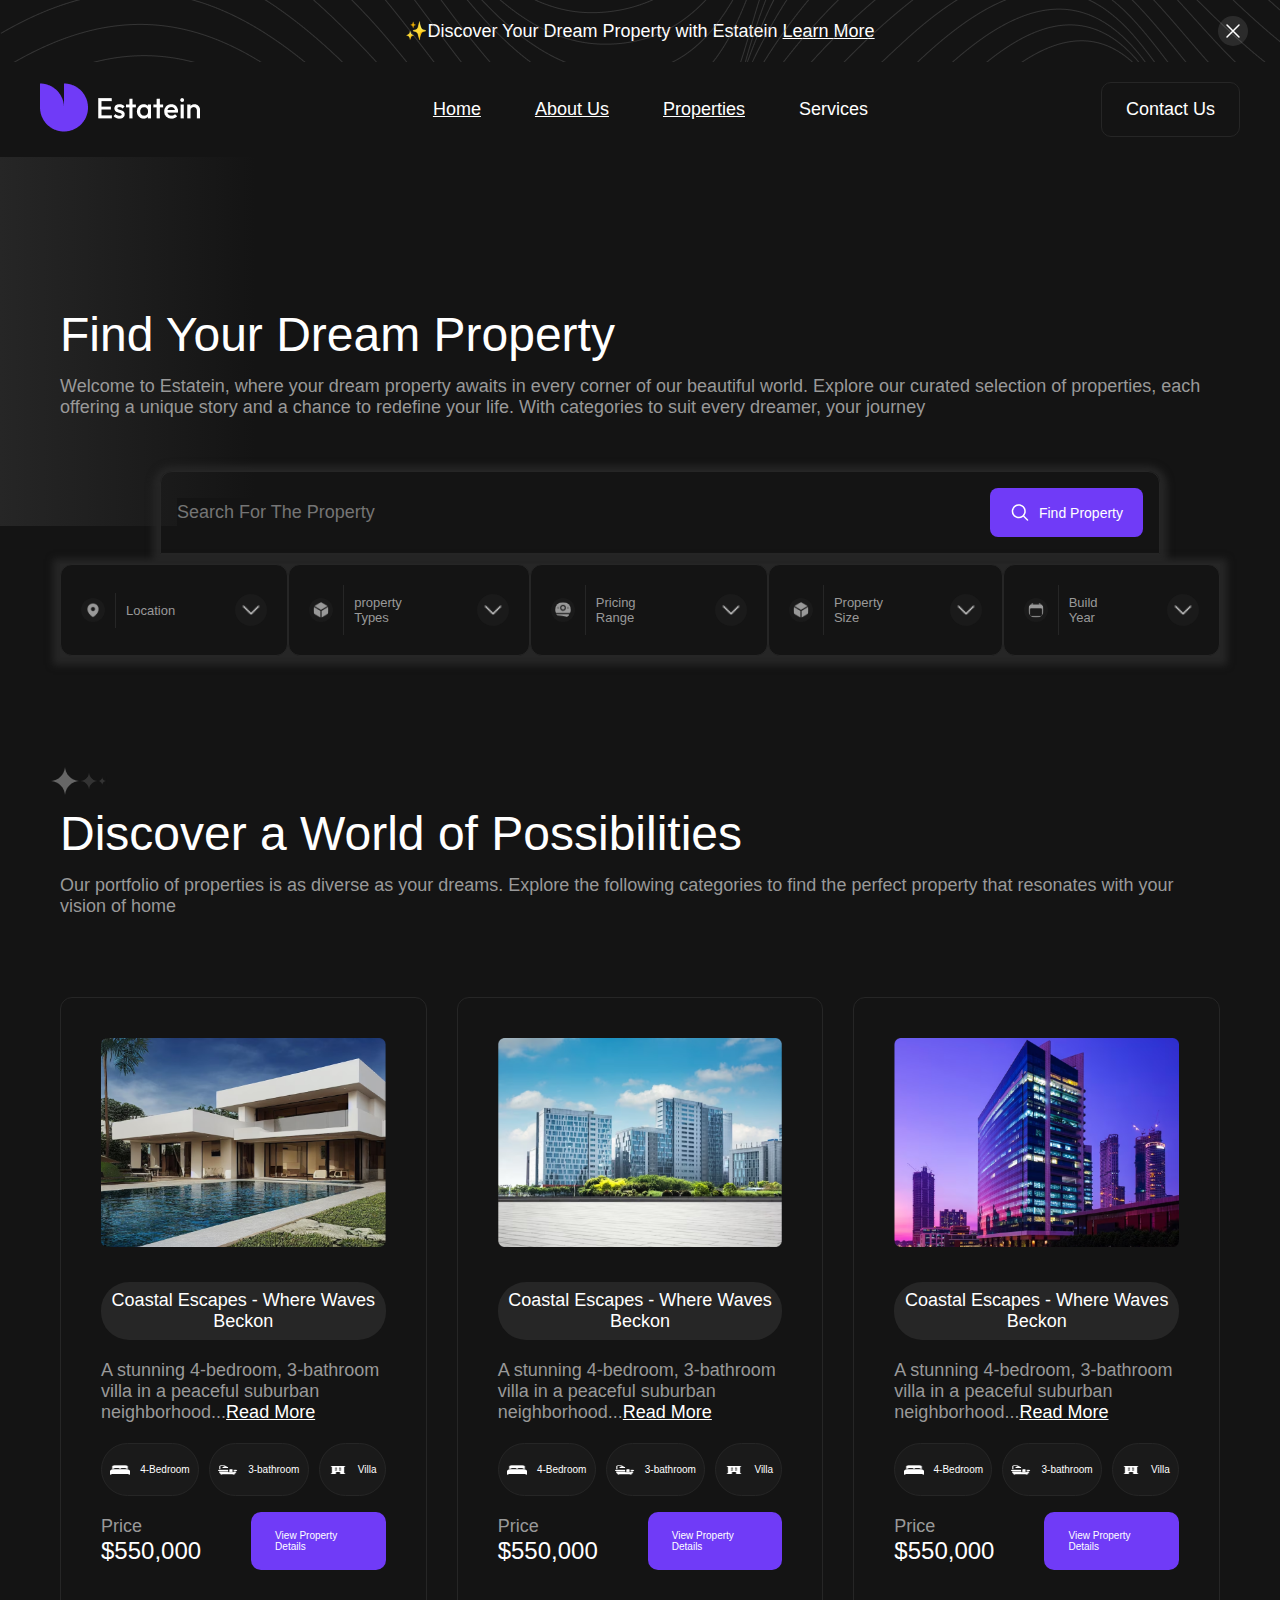
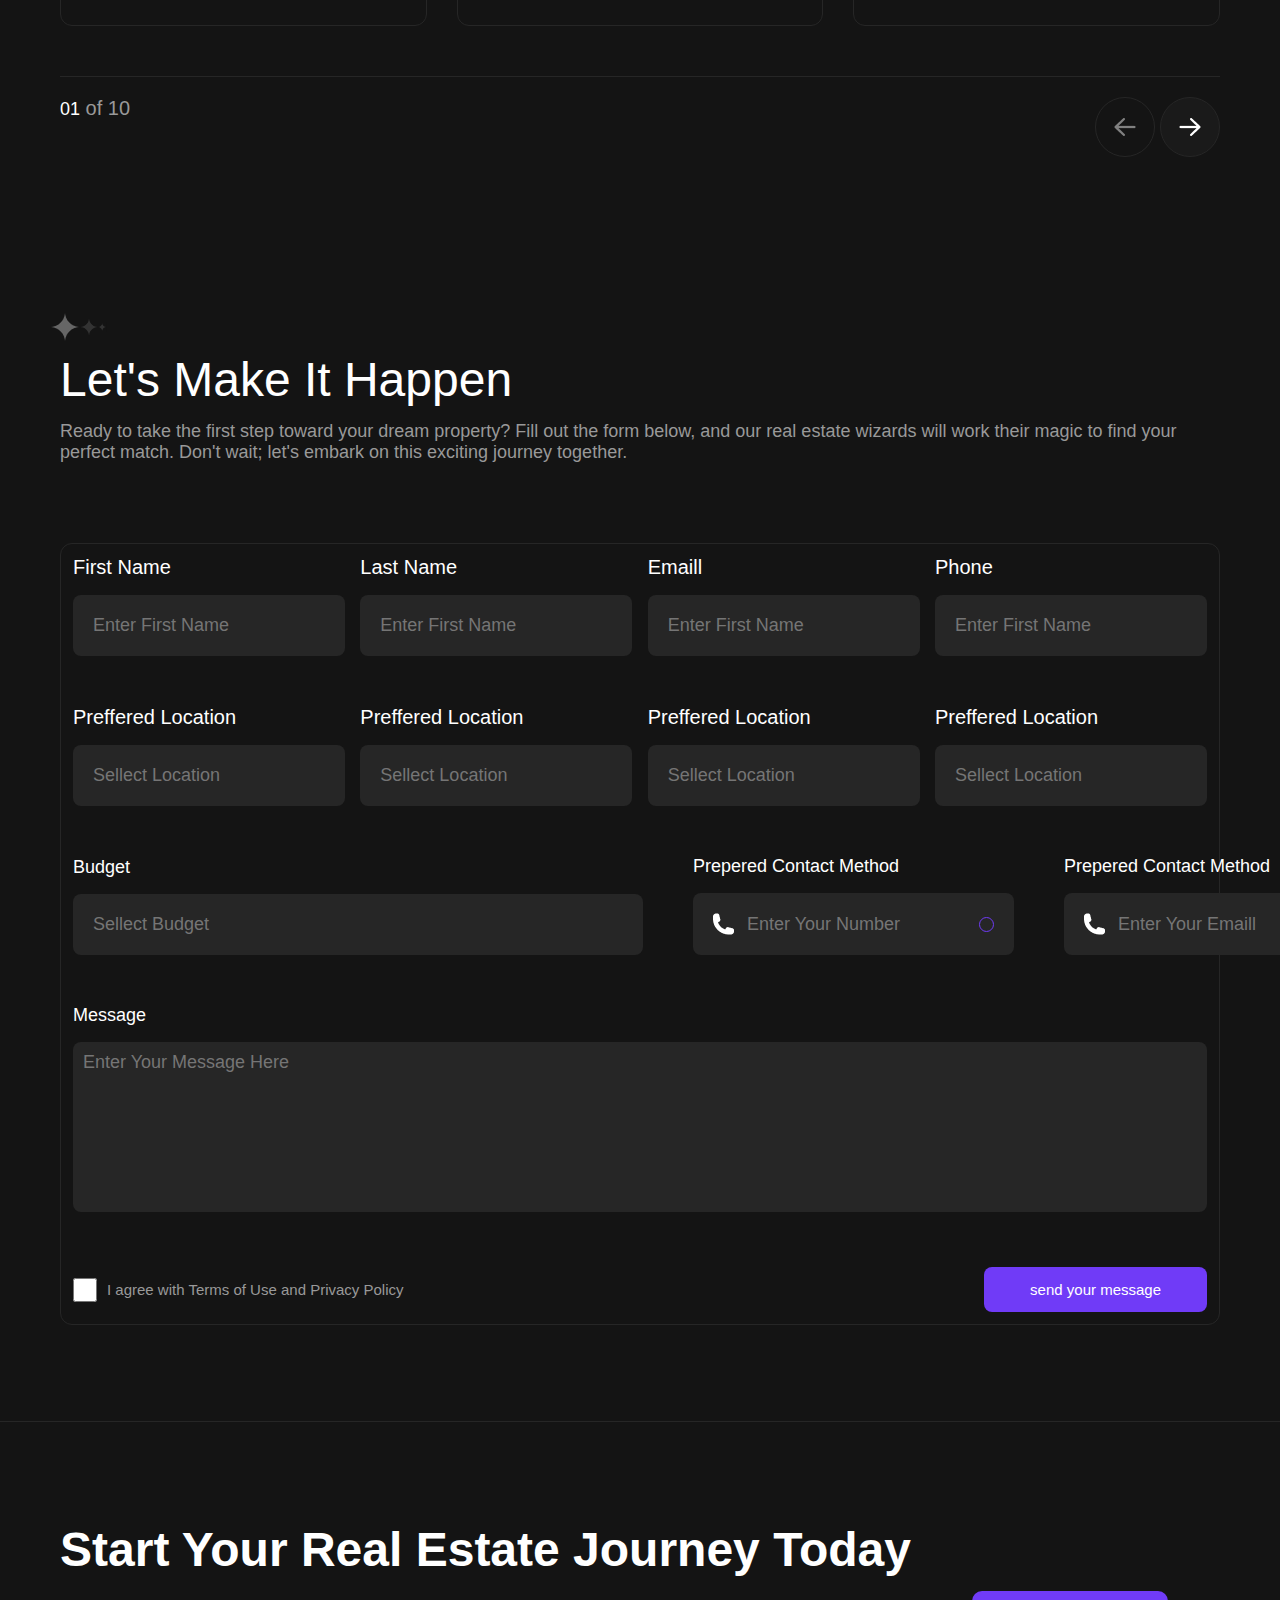
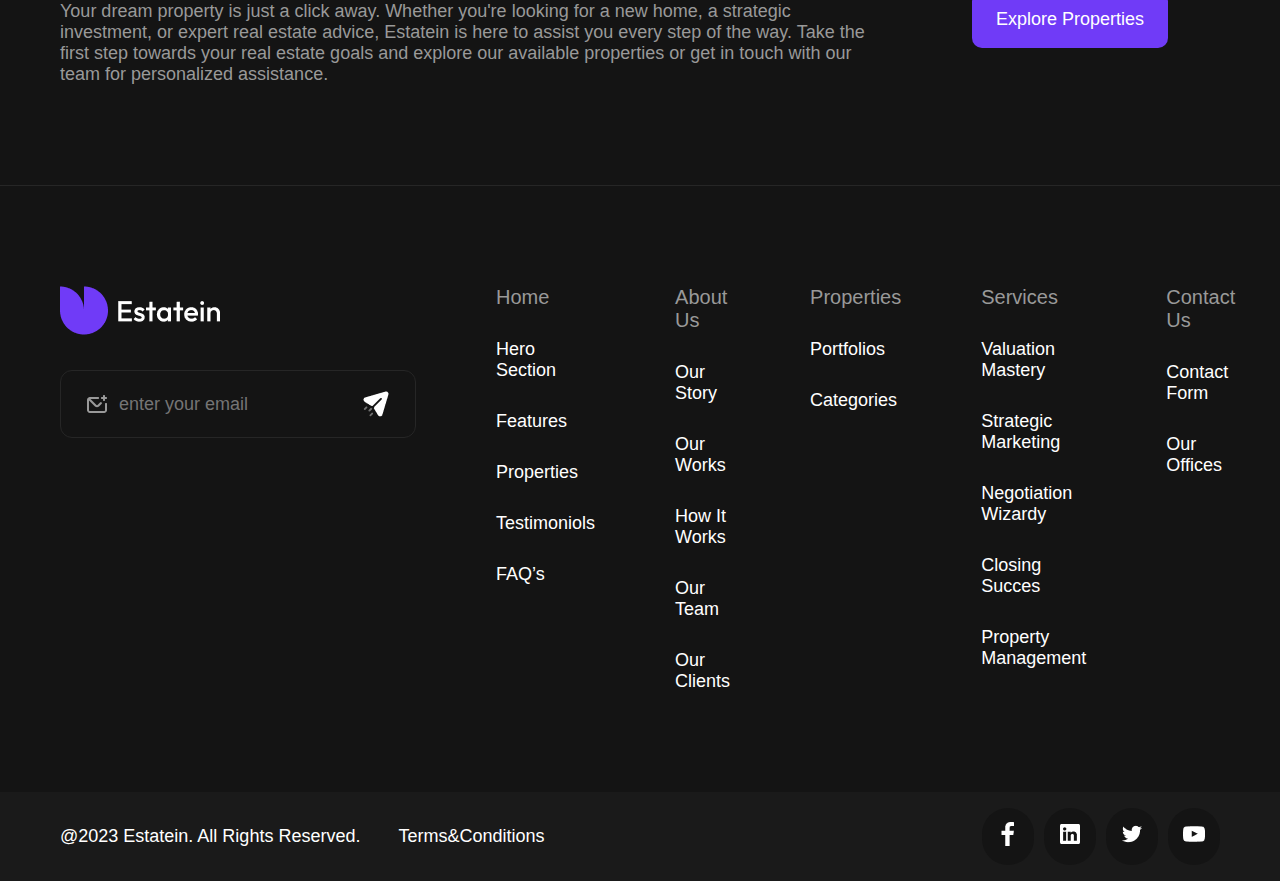
<file: Properties Page/properties.html>
<!DOCTYPE html>
<html>
    <head>
        <title>Real Estate</title>
        <link rel="responsives" href="./Responsives/properties.res">
        <link rel="stylesheet" href="./properties.css" />
    </head>
    <body>
        <div class="banner">
            <img src="../images/banner-back.png" alt="Banner Background" />
            <h4>✨Discover Your Dream Property with Estatein  <a href="/">Learn More</a></h4>
           
            <button>
                <svg width="24" height="24" viewBox="0 0 24 24" fill="none" xmlns="http://www.w3.org/2000/svg">
                    <path d="M6 18L18 6M6 6L18 18" stroke="white" stroke-width="1.5" stroke-linecap="round" stroke-linejoin="round"/>
                </svg>
            </button>
        </div>
        <header>
            <div class="container">
                <a class="logo" href="/">
                    <img src="../images/logo.png" alt="Logo" />
                </a>
                <nav>
                    <ul>
                        <li>
                            <a href="../home page/index.html" >
                                Home
                            </a>
                        </li>
                        <li>
                            <a href="../About Us Page/AboutUs.html" >
                                About Us
                            </a>
                        </li>
                        <li>
                            <a href="./properties.html" >
                                Properties
                            </a>
                        </li>
                        <li>
                            <a>
                                Services
                            </a>
                        </li>
                    </ul>
                </nav>

                <button>
                    Contact Us
                </button>
            </div>
        </header>
        <section class="dream-property">
            <div class="container">
                <h2>Find Your Dream Property</h2>
                <p>
                    Welcome to Estatein, where your dream property awaits in every corner of our beautiful world. 
                    Explore our curated selection of properties, each offering a unique story and a chance to redefine your life. 
                    With categories to suit every dreamer, your journey 
                </p>
            </div>
        </section>
        <section class="search">
            <div class="container">
                <div class="search-input">
                    <label>
                        <input type="search" placeholder="Search For The Property">
                    </label>
                    <a>
                        <img src="../images/search icon.png">
                        Find Property
                    </a>
                </div>
                <div class="input-field">
                    <div class="field-item">
                        <div class="text">
                            <img src="../images/location.png">
                            <p>Location</p>
                        </div>
                        <img src="../images/scroll icon.png">
                    </div>
                    <div class="field-item">
                        <div class="text">
                            <img src="../images/Subtract.png">
                            <p>property Types</p>
                        </div>
                        <img src="../images/scroll icon.png">
                    </div>
                    <div class="field-item">
                        <div class="text">
                            <img src="../images/Union.png">
                            <p>Pricing Range</p>
                        </div>
                        <img src="../images/scroll icon.png">
                    </div>
                    <div class="field-item">
                        <div class="text">
                            <img src="../images/Subtract.png">
                            <p>Property Size</p>
                        </div>
                        <img src="../images/scroll icon.png">
                    </div>
                    <div class="field-item">
                        <div class="text">
                            <img src="../images/Vector (Stroke).png">
                            <p>Build Year</p>
                        </div>
                        <img src="../images/scroll icon.png">
                    </div>
                </div>
            </div>
        </section>
        <section class="Possibilities">
            <div class="container">
                <div class="frame-images">
                    <img src="../images/Frame 3186.png">
                    <img src="../images/Frame 3187.png">
                    <img src="../images/Frame 3188.png">
                 </div>
                 <h2>Discover a World of Possibilities</h2>
                 <p>
                    Our portfolio of properties is as diverse as your dreams. 
                    Explore the following categories to find the perfect property 
                    that resonates with your vision of home
                </p>
                <div class="Possibilities-window">
                    <div class="Possibilities-window-items">
                        <img src="../images/Image (4).png">
                        <h5>Coastal Escapes - Where Waves Beckon</h5>
                        <p>A stunning 4-bedroom, 3-bathroom villa in a peaceful suburban neighborhood...<a href="">Read More</a></p>
                        <div class="interier">
                            <div class="interier-items">
                                <img src="../images/BACKGROUND_2.png">
                                <p>4-Bedroom</p>
                            </div>
                            <div class="interier-items">
                                <img src="../images/BACKGROUND_2 (1).png">
                                <p>3-bathroom</p>
                            </div>
                            <div class="interier-items">
                                <img src="../images/Icon (5).png">
                                <p>Villa</p>
                            </div>
                        </div>
                        <div class="price">
                            <p>Price </br>
                                 <b>$550,000</b> 
                            </p>
                            <a>View Property Details</a>
                        </div>
                    </div> 
                    <div class="Possibilities-window-items">
                        <img src="../images/Image (5).png">
                        <h5>Coastal Escapes - Where Waves Beckon</h5>
                        <p>A stunning 4-bedroom, 3-bathroom villa in a peaceful suburban neighborhood...<a href="">Read More</a></p>
                        <div class="interier">
                            <div class="interier-items">
                                <img src="../images/BACKGROUND_2.png">
                                <p>4-Bedroom</p>
                            </div>
                            <div class="interier-items">
                                <img src="../images/BACKGROUND_2 (1).png">
                                <p>3-bathroom</p>
                            </div>
                            <div class="interier-items">
                                <img src="../images/Icon (5).png">
                                <p>Villa</p>
                            </div>
                        </div>
                        <div class="price">
                            <p>Price </br>
                                 <b>$550,000</b> 
                            </p>
                            <a>View Property Details</a>
                        </div>
                    </div>  
                    <div class="Possibilities-window-items">
                        <img src="../images/Image (6).png">
                        <h5>Coastal Escapes - Where Waves Beckon</h5>
                        <p>A stunning 4-bedroom, 3-bathroom villa in a peaceful suburban neighborhood...<a href="">Read More</a></p>
                        <div class="interier">
                            <div class="interier-items">
                                <img src="../images/BACKGROUND_2.png">
                                <p>4-Bedroom</p>
                            </div>
                            <div class="interier-items">
                                <img src="../images/BACKGROUND_2 (1).png">
                                <p>3-bathroom</p>
                            </div>
                            <div class="interier-items">
                                <img src="../images/Icon (5).png">
                                <p>Villa</p>
                            </div>
                        </div>
                        <div class="price">
                            <p>Price </br>
                                 <b>$550,000</b> 
                            </p>
                            <a>View Property Details</a>
                        </div>
                    </div>  
                </div>
                <div class="scroll">
                    <p><b>01</b> of 10</p>
                    <div class="scroll-icons">
                        <img class="left" src="../images/Icon (6).png">
                        <img class="right" src="../images/Icon (7).png">
                    </div>
                </div>
            </div>
           
        </section>
        <section class="make-it">
            <div class="container">
                <div class="frame-images">
                    <img src="../images/Frame 3186.png">
                    <img src="../images/Frame 3187.png">
                    <img src="../images/Frame 3188.png">
                 </div>
                <h2>Let's Make It Happen</h2>
                <p>
                    Ready to take the first step toward your dream property? 
                    Fill out the form below, and our real estate wizards will
                    work their magic to find your perfect match. Don't wait; let's embark on this exciting journey together.
                </p>
                <div class="form">
                    <div class="personal-info">
                        <label>
                            <P>First Name</P>
                            <input type="text" placeholder="Enter First Name">
                        </label>
                        <label>
                            <P>Last Name</P>
                            <input type="text" placeholder="Enter First Name">
                        </label>
                        <label>
                            <P>Emaill</P>
                            <input type="email" placeholder="Enter First Name">
                        </label>
                        <label>
                            <P>Phone</P>
                            <input type="phone" placeholder="Enter First Name">
                        </label>
                    </div>
                    <div class="datalist">
                        <div class="list-items">
                            <p>Preffered Location</p>
                            <form>
                                <input list="browsers" id="location" placeholder="Sellect Location" >
                                <datalist id="browsers">
                                    <option value="Tbilisi">
                                    <option value="Zestafoni">
                                    <option value="kutaisi">
                                    <option value="batumi">
                                    <option value="rustavi">
                                </datalist>
                            </form>
                        </div>
                        <div class="list-items">
                            <p>Preffered Location</p>
                            <form>
                                <input list="browsers" id="location" placeholder="Sellect Location" >
                                <datalist id="browsers">
                                    <option value="Tbilisi">
                                    <option value="Zestafoni">
                                    <option value="kutaisi">
                                    <option value="batumi">
                                    <option value="rustavi">
                                </datalist>
                            </form>
                        </div>
                        <div class="list-items">
                            <p>Preffered Location</p>
                            <form>
                                <input list="browsers" id="location" placeholder="Sellect Location" >
                                <datalist id="browsers">
                                    <option value="Tbilisi">
                                    <option value="Zestafoni">
                                    <option value="kutaisi">
                                    <option value="batumi">
                                    <option value="rustavi">
                                </datalist>
                            </form>
                        </div>
                        <div class="list-items">
                            <p>Preffered Location</p>
                            <form>
                                <input list="browsers" id="location" placeholder="Sellect Location" >
                                <datalist id="browsers">
                                    <option value="Tbilisi">
                                    <option value="Zestafoni">
                                    <option value="kutaisi">
                                    <option value="batumi">
                                    <option value="rustavi">
                                </datalist>
                            </form>
                        </div>
                    </div>
                    <div class="Budget">
                        <div class="budget-select">
                            <p>Budget</p>
                            <form>
                                <input list="browsers" id="browsers" placeholder="Sellect Budget" >
                                <datalist id="browsers">
                                    <option value="?????">
                                    <option value="?????">
                                    <option value="?????">
                                    <option value="?????">
                                    <option value="?????">
                                </datalist>
                            </form>
                        </div>
                        <div class="contact-method">
                            <p>Prepered Contact Method</p>
                            <div class="inputs">
                                <label>
                                    <img src="../images/Vector (Stroke) (1).png">
                                    <input class="tel" placeholder="Enter Your Number" type="number">
                                </label>
                                <label>
                                    <input type="checkbox" class="checkbox">
                                    <span></span>
                                </label>
                            </div>
                        </div>
                        <div class="contact-method">
                            <p>Prepered Contact Method</p>
                            <div class="inputs">
                                <label>
                                    <img src="../images/Vector (Stroke) (1).png">
                                    <input class="tel" name="email" placeholder="Enter Your Emaill" type="email">
                                </label>
                                <label>
                                    <input type="checkbox" class="checkbox">
                                    <span></span>
                                </label>
                            </div>
                        </div>
                    </div>
                    <div class="message">
                        <p>Message</p>
                        <label>
                            <textarea placeholder="Enter Your Message Here"></textarea>
                        </label>
                    </div>
                    <div class="privacy-policy">
                        <label>
                            <input type="checkbox">          
                            <p>I agree with Terms of Use and Privacy Policy</p>
                        </label>
                        <div class="send">
                            <p>send your message</p>
                        </div>
                    </div>
                </div>
            </div>
        </section>
        <section class="start-today">
            <div class="container">
                    <h3>Start Your Real Estate Journey Today</h3>
                <div class="start-today-text">
                    <p>
                       Your dream property is just a click away. Whether you're looking for a new home, a strategic investment,
                       or expert real estate advice, Estatein is here to assist you every step of the way. Take the first step 
                       towards your real estate goals and explore our available properties or get in touch with our team for 
                       personalized assistance.
                    </p>
                    <a>Explore Properties</a>
                </div>
            </div>
        </section>
        <footer>
            <div class="container">
                <div class="footer-left-side">
                    <img src="../images/logo.png" class="logo">
                    <div class="email">
                        <img src="../images/Icon (8).png">
                        <input type="email" placeholder="enter your email">
                        <img src="../images/Icon (9).png">
                    </div>
                </div>
                <div class="footer-right-side">
                    <div class="page-list">
                        <span>Home</span>
                        <p>Hero Section</p>
                        <p>Features</p>
                        <p>Properties</p>
                        <p>Testimoniols</p>
                        <p>FAQ’s</p>
                    </div>
                    <div class="page-list">
                        <span>About Us</span>
                        <p>Our Story</p>
                        <p>Our Works</p>
                        <p>How It Works</p>
                        <p>Our Team</p>
                        <p>Our Clients</p>
                    </div>
                    <div class="page-list">
                        <span>Properties</span>
                        <p>Portfolios</p>
                        <p>Categories</p>
                    </div>
                    <div class="page-list">
                        <span>Services</span>
                        <p>Valuation Mastery</p>
                        <p>Strategic Marketing</p>
                        <p>Negotiation Wizardy</p>
                        <p>Closing Succes</p>
                        <p>Property Management</p>
                    </div>
                    <div class="page-list">
                        <span>Contact Us</span>
                        <p>Contact Form</p>
                        <p>Our Offices</p>
                    </div>
                </div>
            </div>
        </footer>
        <section class="last">
            <div class="container">
                <div class="last-text">
                    <h5>@2023 Estatein. All Rights Reserved.</h5>
                    <p>Terms&Conditions</p>
                </div>
                <div class="social-icons">
                    <div class="facebook">
                        <img src="../images/Icon (10).png" alt="facebook">
                    </div>
                    <div class="instagram">
                        <img src="../images/Icon (11).png" alt="instagram">
                    </div>
                    <div class="twitch">
                        <img src="../images/Icon (12).png" alt="twitch">
                    </div>
                   <div class="Youtube">
                        <img src="../images/Icon (13).png" alt="Youtube">
                   </div>
                   
                </div>
            </div>
        </section>
    </body>
</html>
</file>
<file: style/home.css>
section.discovery {
    background-color:#141414;
    display: flex;
    gap: 60px;
}

section.discovery .discovery-content {
    flex-grow: 1;
    padding-top: 144px;
    padding-bottom: 144px;
    position: relative;

}

section.discovery .discovery-content h2 {
    font-size: 60px;
    font-weight: 600;
}

section.discovery .discovery-content p.description {
    color: #999;
    margin-top: 24px;
    margin-bottom: 60px;
}

section.discovery .discovery-content .button-group {
    display: flex;
    align-items: center;
    justify-content: flex-start;
    gap: 20px;
    margin-bottom: 60px;
}

section.discovery .discovery-content .button-group a {
    padding: 18px 24px;
    border: 1px solid #262626;
    text-decoration: none;
    border-radius: 10px;
}

section.discovery .discovery-content .button-group a.purple {
    border: none;
    background-color: #703BF7;
}

section.discovery .discovery-content .statistics {
    width: 100%;
    display: flex;
    align-items: center;
    justify-content: flex-start;
    gap: 20px;
}

section.discovery .discovery-content .statistics-item {
    flex-grow: 3;
    padding: 26px 24px;
    border-radius: 12px;
    border: 1px solid  #262626;
    background: #1A1A1A;
}

section.discovery .discovery-content .statistics-item strong {
    font-size: 40px;
    font-weight: 700;
}

section.discovery .discovery-content .statistics-item p {
    color: #999;
}

section.discovery .discover-label {
    position: absolute;
    width: 187px;
    height: 187px;
    border-radius: 100%;
    border: 1.5px solid #262626;
    background: #141414;
    display: flex;
    justify-content: center;
    align-items: center;
    top: 100px;
    right: -150px;
}

section.discovery .discover-label span svg {
    stroke: transparent;
    width: 140px;
}

section.discovery .discover-label a {
    position: absolute;
    width: 70px;
    height: 70px;
    border: 1.5px solid #262626;
    background: #1A1A1A;
    display: flex;
    justify-content: center;
    align-items: center;
    border-radius: 100%;
}

section.discovery .discovery-image {
    flex-grow: 1;
}

section.discovery .discovery-image img {
    object-fit: cover;
    overflow: hidden;
}
section.search {
    display: flex;
    gap: 20px;
}
section.search .search-item {
    display: flex;
    flex-direction: column;
    border-radius: 12px;
    flex-grow: 4;
    border: 1px solid #262626;
    background: #1A1A1A;
    align-items: center;
    gap: 44px;
    padding: 40px;
}
section.search .search-item p {
    font-size: 20px;
    font-weight: 600;
}
section.search .search-item .search-image img {
    border-radius: 100px;
    border: 1px solid #A685FA;
    padding: 14px;
}
section.search .search-item .search-image {
    border-radius: 100px;
    border: 1px solid #A685FA;
    padding: 24px;
}

section.featured-properties .frame-images {
    display: flex;
    align-items: center;
    margin-left: -10px;
}
section.featured-properties h3 {
    font-size: 48px;
    font-weight: 600;
    padding-top: 10px;
    padding-bottom: 14px;
}
section.featured-properties p {
    font-size: 18px;
    font-weight: 500;
    color: #999;
}
section.featured-properties .container {
    margin-top: 150px;
}

section.featured-properties .featured-text {
    display: flex;
    gap: 200px;
}

section.featured-properties .featured-text a {
    border-radius: 10px;
    border: 1px solid #262626;
    background: #1A1A1A;
    padding: 18px 24px;
    cursor: pointer;
    width: 30%;
}

section.featured-properties .featured-properties-items {
    border-radius: 12px;
    border: 1px solid #262626;
    background: #141414;
    padding: 40px;
    margin-top: 80px;
}

section.featured-properties .featured-properties-items h5 {
    font-size: 24px;
}

section.featured-properties .featured-properties-items p {
    font-size: 18px;
    padding-top: 20px;
    padding-bottom: 20px;
}


section.featured-properties .featured-properties-items .interier {
    display: flex;
    gap: 10px;
}

section.featured-properties .featured-properties-items .interier .interier-items img {
    width: 20px;
    height: 10px;
}

section.featured-properties .featured-properties-items .interier .interier-items {
    display: flex;
    flex-grow: 1;
    gap: 10px;
    border-radius: 28px;
    border: 1px solid #262626;
    background: #1A1A1A;
    justify-content: center;
    align-items: center;
}

section.featured-properties .featured-properties-items .interier .interier-items p {
    color: white;
    font-size: 10px;
}

section.featured-properties .featured-properties-items .price {
    display: flex;
    align-items: center;
    gap: 50px;
}

section.featured-properties .featured-properties-items .price p {
    font-size: 18px
}

section.featured-properties .featured-properties-items .price b {
    font-size: 24px;
}

section.featured-properties .featured-properties-items img {
    width: 100%
      
}

section.featured-properties .featured-properties-items .price a {
    border-radius: 10px;
    background: #703BF7;
    padding: 18px 24px;
    font-size: 10px;
    cursor: pointer;
}

section.featured-properties .featured-properties-windows {
    display: flex;
    flex-grow: 3;
    gap: 30px;
}

section.featured-properties .container .scroll {
    display: flex;
    justify-content: space-between;
    border-top: 1px solid #262626;
    margin-top: 50px;
    padding-top: 20px;
}

section.featured-properties .container .scroll p {
    font-size: 20px;
}


section.featured-properties .container .scroll .scroll-icons .left {
    border-radius: 69px;
    border: 1px solid #262626;
    padding: 14px;
    cursor: pointer;
}

section.featured-properties .container .scroll .scroll-icons .right {
    border-radius: 69px;
    border: 1px solid #262626;
    background: #1A1A1A;
    padding: 14px;
    cursor: pointer;
}
section.rate .container .frame-images {
    display: flex;
    align-items: center;
    margin-left: -10px;
}

section.rate .container {
    margin-top: 110px;
}

section.rate .container h3 {
    font-size: 48px;
    font-weight: 600;
}

section.rate .container p {
    font-size: 18px;
    font-weight: 500;
    color: #999;
}

section.rate .container .rate-text {
    display: flex;
    gap: 200px;
    align-items: center;
}

section.rate .container .rate-text a {
    border-radius: 10px;
    border: 1px solid #262626;
    background: #1A1A1A;
    padding: 18px 24px;
    cursor: pointer;
    width: 30%;
    text-align: center;
}

section.rate .rate-windows .rate-windows-items .stars img {
    border-radius: 100px;
    border: 1px solid #262626;
    background: #1A1A1A;
    padding: 10px;
}

section.rate .rate-windows .rate-windows-items h5 {
    font-size: 24px;
    font-weight: 600;
}

section.rate .rate-windows .rate-windows-items p {
    font-size: 18px;
    font-weight: 500;
}

section.rate .rate-windows .rate-windows-items .clients {
    display: flex;
    align-items: center;
    gap: 12px;
}

section.rate .rate-windows .rate-windows-items .clients .clients-info {
    font-size: 20px;
}

section.rate .rate-windows .rate-windows-items {
    display: flex;
    padding: 50px;
    flex-direction: column;
    align-items: flex-start;
    gap: 40px;
    border-radius: 12px;
    border: 1px solid #262626;
    background: #141414;
}

section.rate .rate-windows {
    display: flex;
    flex-grow: 3;
    gap: 30px;
    margin-top: 80px;
}

section.rate .container .scroll {
    display: flex;
    justify-content: space-between;
    border-top: 1px solid #262626;
    margin-top: 50px;
    padding-top: 20px;
}

section.rate .container .scroll p {
    font-size: 20px;
}


section.rate .container .scroll .scroll-icons .left {
    border-radius: 69px;
    border: 1px solid #262626;
    padding: 14px;
    cursor: pointer;
}

section.rate .container .scroll .scroll-icons .right {
    border-radius: 69px;
    border: 1px solid #262626;
    background: #1A1A1A;
    padding: 14px;
    cursor: pointer;
}

section.frequently-questions .container .frame-images {
    display: flex;
    align-items: center;
    margin-left: -10px;
}

section.frequently-questions .container h3 {
    font-size: 48px;
    font-weight: 600;
}

section.frequently-questions .container .frequently-questions-text p {
    font-size: 18px;
    font-weight: 500;
    color: #999;
}

section.frequently-questions .container .frequently-questions-text {
    display: flex;
    gap: 200px;
}

section.frequently-questions .container .frequently-questions-text a {
    border-radius: 10px;
    border: 1px solid #262626;
    background: #1A1A1A;
    padding: 18px 24px;
    cursor: pointer;
    width: 30%;
    text-align: center;
}

section.frequently-questions .frequently-questions-windows-items h5 {
    font-size: 24px;
    font-weight: 600;
}

section.frequently-questions .frequently-questions-windows-items p {
    font-size: 18px;
    font-weight: 500;
    color: #999;
    padding-top: 30px;
    padding-bottom: 38px;
}

section.frequently-questions .frequently-questions-windows-items a {
    border-radius: 10px;
    border: 1px solid #262626;
    background: #1A1A1A;
    padding: 18px 24px;
} 

section.frequently-questions .frequently-questions-windows-items {
    border-radius: 12px;
    border: 1px solid  #262626;
    background: #141414;
    padding: 50px;
}

section.frequently-questions .frequently-questions-windows {
    display: flex;
    gap: 30px;
    margin-top: 80px;
}

section.frequently-questions .container .scroll {
    display: flex;
    justify-content: space-between;
    border-top: 1px solid #262626;
    margin-top: 50px;
    padding-top: 20px;
}

section.frequently-questions .container .scroll p {
    font-size: 20px;
}


section.frequently-questions .container .scroll .scroll-icons .left {
    border-radius: 69px;
    border: 1px solid #262626;
    padding: 14px;
    cursor: pointer;
}

section.frequently-questions .container .scroll .scroll-icons .right {
    border-radius: 69px;
    border: 1px solid #262626;
    background: #1A1A1A;
    padding: 14px;
    cursor: pointer;
}

section.frequently-questions {
    padding-top: 150px;
}

section.start-today .container h3 {
    font-size: 48px;
    font-weight: 600;
    margin-bottom: 14px;
}

section.start-today .start-today-text p {
    font-size: 18px;
    font-weight: 500;
    color: #999;
    width: 70%;
    padding-top: 10px;
}

section.start-today .start-today-text a {
    border-radius: 10px;
    background: #703BF7;  
    padding: 18px 24px;
    cursor: pointer;
}

section.start-today .start-today-text {
    display: flex;
    align-items: flex-start;
    gap: 100px;
}

section.start-today {
    border-top: 1px solid #262626;
    border-bottom: 1px solid #262626;
    margin-top: 96px;
    padding-top: 100px;
    padding-bottom: 100px;
}

footer .email {
    border-radius: 12px;
    border: 1px solid #262626;
    background: #141414;

    display: flex;
    align-items: center;
    gap: 10px;
    padding: 18px 24px;
}

footer .email input {
    background-color: #141414;
    border: none;
}


footer .container {
    margin-top: 100px;
    margin-bottom: 100px;
    display: flex;
    gap: 80px;
}

footer .container img.logo {
    padding-bottom: 30px;
}

footer .container .footer-right-side {
    display: flex;
    gap: 80px;
}

footer .container .footer-right-side .page-list {
    display: flex;
    flex-direction: column;
    gap: 30px;
}

footer .container .footer-right-side .page-list span {
    color: #999;
    font-size: 20px;
}

footer .container .footer-right-side .page-list p {
    font-size: 18px;
}

section.last {
    background-color: #1A1A1A;
}

section.last .last-text {
    display: flex;
    gap: 38px;
}

section.last .container {
    display: flex;
    justify-content: space-between;
    padding-top: 16px;
    padding-bottom: 16px;
    align-items: center;
}

section.last .container .social-icons {
    gap: 10px;
    display: flex;
}
section.last .container .social-icons .facebook {
    border-radius: 58px;
    background: #141414;
    padding: 14px;
}

section.last .container .social-icons .instagram {
    border-radius: 58px;
    background: #141414;
    padding: 14px;
}

section.last .container .social-icons .twitch {
    border-radius: 58px;
    background: #141414;
    padding: 14px;
}

section.last .container .social-icons .Youtube {
    border-radius: 58px;
    background: #141414;
    padding: 14px;
}
</file>
<file: style/style.css>
* {
    margin: 0px;
    padding: 0px;
    box-sizing: border-box;
    color: white;
    font-weight: 500;
    font-size: 18px;
    font-family: Arial, Helvetica, sans-serif;
}

h1,h2,h3,h4,h5,h6 {
    color: white;
}

button {
    border: none;
    outline: none;
    background-color: transparent;
}

body {
    background:  #141414;
}

.banner {
    width: 100%;
    position: relative;
    padding: 20px 0px;
    overflow: hidden;
}

.banner h4 {
    font-size: 18px;
    font-weight: 500;
    text-align: center;
}

.banner h4 a {
    color: white;
}

.banner img {
    position: absolute;
    left: 0px;
    top: 0px;
    object-fit: cover;
    opacity: 0.4;
}

.banner button {
    position: absolute;
    z-index: 1;
    right: 32px;
    top: 50%;
    transform: translateY(-50%);

    background-color: rgba(255, 255, 255, 0.10);
    border-radius: 100%;
    border: unset;
    outline: none;
    width: 30px;
    height: 30px;
    display: flex;
    align-items: center;
    justify-content: center;
    cursor: pointer;

}

.banner button {
    @media screen and (max-width: 580px) {
        width: 26px;
        height: 26px;
        right: 16px;
    }
}

.banner h4 {
    @media screen and (max-width: 500px) {
        font-size: 13px;
    }

    @media screen and (max-width: 400px) {
        font-size: 8px;
    }
}


.container {
    width: 100%;
    padding: 0px 20px;
}

@media screen and (min-width: 1100px) {
    .container {
        max-width: 1200px;
        margin: auto;
        padding: 0px;
    }

    .left-container {
        padding-left: calc((100vw - 1200px) / 2)
    }
}

@media screen and (min-width: 1600px) {
    .container {
        max-width: 1480px;
    }
    .left-container {
        padding-left: calc((100vw - 1480px) / 2)
    }
}

header .container {
    width: 100%;
    display: flex;
    align-items: center;
    justify-content: space-between;
    padding: 20px 0px;

    @media screen and (max-width: 1024px) {
        padding: 20px;
    }
}

header button {
    font-size: 18px;
    padding: 16px 24px;
    border: 1px solid #262626;
    background:  #141414;
    @media screen and (max-width: 1024px) {
        display: none;
    }
    &.burger {
        padding: 0px;
        border: 0px;
        display: none;
        transition: all 0.3s ease;

        @media screen and (max-width: 1024px) {
            display: block;
        }

        &.open {
            transform: translateX(-180px);
        }
    }
}


header nav {
    @media screen and (max-width: 1024px) {
        display: flex;
        flex-direction: column;
        justify-content: space-between;
        position: fixed;
        max-width: 0px;
        right: 0px;
        top: 0px;
        background-color: #262626;
        height: 100vh;
        gap: 10px;
        z-index: 99;
        transition: all 0.5s ease-in-out;

        ul {
            flex-direction: column;
            li a {
                text-align: center;
            }
        }

        button {
            display: block!important;
        }

        &.open {
            padding: 20px;
            padding-top: 80px;
            max-width: 200px;
        }
    }
}

header nav {
    display: flex;

    button {
        display: none;
    }
}

header nav ul {
    list-style: none;
    display: flex;
    gap: 4px;

    
}

header nav ul li a {
    color: white;
    font-size: 18px;
    transition: all 0.3s ease;
    border: 1px solid  transparent;
    cursor: pointer;
    display: block;
    padding: 14px 24px;
}

header nav ul li a:hover {
    border-radius: 10px;
    border-color: #262626;
    background:  #141414;
}


section.discovery .discovery-content {
    
    @media screen and (max-width: 1200px) {
        padding-left: 20px
    }

    @media screen and (max-width: 1024px) {
        padding: 20px;
        padding-top: 144px;
    }
    h2 {
        @media screen and (max-width: 1024px) {
            font-size: 40px;
        }
    }

    p {
        @media screen and (max-width: 1024px) {
            font-size: 12px;
        }
    }
}


section.discovery .discovery-image img {
    @media screen and (max-width: 1550px) {
        width: 600px;
        height: 750px;
    }

    @media screen and (max-width: 1400px) {
        width: 500px;
        height: 800px;
        object-fit: cover;
    }

    @media screen and (max-width: 1200px) {
        width: 500px;
        height: 800px;
        object-fit: cover;
    }

    @media screen and (max-width: 1080px) {
        width: 500px;
        height: 800px;
        object-fit: cover;
    }

    @media screen and (max-width: 1024px) {
       width: 450px;
       height: 600px;
       object-fit: cover;
    }

    @media screen and (max-width: 980px) {
        width: 300px;
        height: 800px;
        object-fit: cover;
    }
    
    @media screen and (max-width: 840px) {
        width: 250px;
        height: 700px;
        object-fit: cover;
    }

    
    @media screen and (max-width: 780px) {
        padding: 20px;
        width: 100%;
        border-radius: 12px;
    }

    @media screen and (max-width: 580px) {
        padding: 20px;
        width: 100%;
        border-radius: 12px;
    }
    
}


section.discovery {
    @media screen and (max-width: 780px) {
        display: flex;
        flex-direction: column-reverse;
    }


    .discovery-content .discover-label {


        @media screen and (max-width: 750px) {
            top: -200px;
            right: 600px;
        }

        @media screen and (max-width: 780px) {
            top: -200px;
            right: 540px;
        }

        @media screen and (max-width: 650px) {
            top: -200px;
            right: 410px;
        }

        @media screen and (max-width: 580px) {
            top: -200px;
            right: 370px;
        }

        @media screen and (max-width: 500px) {
            top: -200px;
            right: 310px;
        }

        @media screen and (max-width: 450px) {
            top: -200px;
            right: 250px;
        }

        @media screen and (max-width: 400px) {
            top: -200px;
            right: 200px;
        }

    }

    .discovery-content h2 {

        @media screen and (max-width: 1080px) {
            font-size: 28px;
            margin-top: 16px;
        }

        @media screen and (max-width: 580px) {
            font-size: 28px;
            margin-top: 16px;
        }
    }

    .discovery-content .button-group {
        @media screen and (max-width: 580px) {
            display: flex;
            flex-direction: column;
            

            a {
                width: 100%;
                text-align: center;
            }
        }
    }
    .discovery-content .statistics {
        @Media screen and (max-width: 460px) {
            display: flex;
            flex-direction: column;
        }
    }
}


section.search .search-item {

    p {
        @media  screen and (max-width: 840px) {
            font-size: 15px;
            font-weight: 400;
        }
    }

    .search-image {
        @media screen and (max-width: 840px) {
            padding: 15px;
        }
    }
}

section.search {

    @media screen and (max-width: 1400px) {
        margin-top: 50px;
    }
    
    @media screen and (max-width: 840px) {
        display: grid;
        grid-template-columns: 50% 50%;
    }

    @media screen and (max-width: 1024px) {
        margin-top: 50px;
        padding: 20px;
    }

    @media screen and (max-width: 1200px) {
        margin-top: 50px;
    }
}


section.featured-properties {
    .container {
        @media screen and (max-width: 1200px) {
            padding: 20px;
        }
    }
    
    h3 {
        @media screen and (max-width: 840px) {
            font-size: 28px;
        }
    }

    p {
        @media screen and (max-width: 840px) {
            font-size: 14px;
        }
    }

    .featured-properties-windows {
        @media screen and (max-width: 1024px) {
            display: flex;
            flex-direction: column;
        }
    }

    .featured-text {
        @media screen and (max-width: 1024px) {
            display: flex;
            flex-direction: column;
        }
    }

    a {
        @Media screen and (max-width: 450px) {
            font-size: 12px;
        }
    }
    
}


section.rate {
    .container {
        @media screen and (max-width: 1200px) {
            padding: 20px; 
        }

        h3 {
            @media screen and (max-width: 840px) {
                font-size: 28px;
            }
        }

        .rate-text {
            p {
                @media screen and (max-width: 840px) {
                    font-size: 14px;
                }
            }
        }
    }

    .rate-windows {
        @media screen and (max-width: 1024px) {
            display: flex;
            flex-direction: column;
        }
    }

    .rate-text {
        @media screen and (max-width: 1024px) {
            display: flex;
            flex-direction: column;
        }

        a {
            @media screen and (max-width: 480px) {
                font-size: 12px;
            }
        }
    }
}

section.frequently-questions {
    .container {
        @Media screen and (max-width: 1200px) {
            padding: 20px;
        }

        h3 {
            @media screen and (max-width: 840px) {
                font-size: 28px;
            }
        }
    }

    .frequently-questions-text {

        @media screen and (max-width: 1024px) {
            display: flex;
            flex-direction: column;
        }

        a {
            @media screen and (max-width: 1040px) {
                font-size: 15px;
            }

            @media screen and (max-width: 970px) {
                font-size: 12px;
            }
        }

        p {
            @media screen and (max-width: 840px) {
                font-size: 14px;
            }
        }
    }

    .frequently-questions-windows {
        @media screen and (max-width: 1024px) {
            display: flex;
            flex-direction: column;
        }
    }
}


section.start-today {
    .container {
        @Media screen and (max-width: 1200px) {
            padding: 20px;
        }

        h3 {
            
            @media screen and (max-width: 1150px) {
                font-size: 30px;
            }

            @media screen and (max-width: 840px) {
                font-size: 28px;
            }
        }
    }

    .start-today-text {

        @media screen and (max-width: 840px) {
            display: flex;
            flex-direction: column;
        }

        p {
            @media screen and (max-width: 1150px) {
                font-size: 15px;
            }
        }

        a {
            @media screen and (max-width: 1024px) {
                font-size: 15px;
            }

            @media screen and (max-width: 950px) {
                font-size: 12px;
            }
        }
    }
}


footer {
    .container {
        @media screen and (max-width: 1200px) {
            padding: 20px;
        }

        @media screen and (max-width: 1170px) {
            display: flex;
            flex-direction: column;
        }

        .email {
            @Media screen and (max-width: 1170px) {
                width: 50%;
            }

            @Media screen and (max-width: 680px) {
                width: 60%;
            }

            @Media screen and (max-width: 580px) {
                width: 70%;
            }

            @Media screen and (max-width: 500px) {
                width: 80%;
            }

            
            @Media screen and (max-width: 440px) {
                width: 90%;
            }

            @Media screen and (max-width: 400px) {
                width: 100%;
            }
        }

        .footer-right-side {
            @Media screen and (max-width: 770px) {
                display: flex;
                gap: 50px;
            }

            @Media screen and (max-width: 650px) {
                display: flex;
                gap: 30px;
            }

            .page-list {
                p {
                    @Media screen and (max-width: 770px) {
                        font-size: 15px;
                    }
    
                    @Media screen and (max-width: 650px) {
                        font-size: 12px;
                    }
    
                    @Media screen and (max-width: 560px) {
                        font-size: 10px;
                    }

                    
                    @Media screen and (max-width: 400px) {
                        font-size: 8px;
                    }
                }

                span {
                    @media screen and (max-width: 650px) {
                        font-size: 15px;
                    }

                    @media screen and (max-width: 400px) {
                        font-size: 10px;
                    }
                }
            }
        }
    }
}


section.last {
    @Media screen and (max-width: 1180px) {
        padding: 20px;
    }

    .container {
        @Media screen and (max-width: 840px) {
            display: flex;
            flex-direction: column-reverse;
            gap: 20px;
        }

        .last-text {
            @media screen and (max-width: 840px) {
                display: flex;
                flex-direction: column;
                align-items: center;
            }

            h5 {
                @Media screen and (max-width: 380px) {
                    font-size: 13px;
                }
            }
        }
    }
}


/* about-us responsive */

header.container {
    @Media screen and (max-width: 1200px) {
        padding: 20px;
    }
}

section.journey {
    @media screen and (max-width: 740px) {
        display: flex;
        flex-direction: column-reverse;
    }

    .journey-content {
        
        @media screen and (max-width: 1200px) {
            padding-left: 20px
        }
    
        @media screen and (max-width: 1024px) {
            padding: 20px;
            padding-top: 144px;
        }
        h2 {
            @media screen and (max-width: 1200px) {
                font-size: 44px;
            }

            @media screen and (max-width: 1024px) {
                font-size: 40px;
            }

        }
    
        p {
         
            @media screen and (max-width: 1200px) {
                font-size: 14px;
            }

            @media screen and (max-width: 1024px) {
                font-size: 12px;
            }
        }
    }

    .journey-image img {
        @media screen and (max-width: 1200px) {
            width: 700px;
            height: 550px;
            object-fit: cover;
        }
    
        @media screen and (max-width: 1080px) {
            width: 650px;
            height: 550px;
            object-fit: cover;
        }
    
        @media screen and (max-width: 1024px) {
           width: 550px;
           height: 550px;
           object-fit: cover;
        }
    
        @media screen and (max-width: 980px) {
            width: 400px;
            height: 550px;
            object-fit: cover;
        }
        
        @media screen and (max-width: 840px) {
            width: 250px;
            height: 700px;
            object-fit: cover;
        }
    
        
        @media screen and (max-width: 780px) {
            padding: 20px;
            width: 100%;
            border-radius: 12px;
        }
    
        @media screen and (max-width: 580px) {
            padding: 20px;
            width: 100%;
            border-radius: 12px;
        }
    }
}
</file>
<file: home page/style.css>
* {
    margin: 0px;
    padding: 0px;
    box-sizing: border-box;
    color: white;
    font-weight: 500;
    font-size: 18px;
    font-family: Arial, Helvetica, sans-serif;
}

h1,h2,h3,h4,h5,h6 {
    color: white;
}

button {
    border: none;
    outline: none;
    background-color: transparent;
}

body {
    background:  #141414;
}

.banner {
    width: 100%;
    position: relative;
    padding: 20px 0px;
    overflow: hidden;
}

.banner h4 {
    font-size: 18px;
    font-weight: 500;
    text-align: center;
}

.banner h4 a {
    color: white;
}

.banner img {
    position: absolute;
    left: 0px;
    top: 0px;
    object-fit: cover;
    opacity: 0.4;
}

.banner button {
    position: absolute;
    z-index: 1;
    right: 32px;
    top: 50%;
    transform: translateY(-50%);

    background-color: rgba(255, 255, 255, 0.10);
    border-radius: 100%;
    border: unset;
    outline: none;
    width: 30px;
    height: 30px;
    display: flex;
    align-items: center;
    justify-content: center;
    cursor: pointer;

}


.container {
    width: 100%;
    padding: 0px 20px;
}

@media screen and (min-width: 1100px) {
    .container {
        max-width: 1200px;
        margin: auto;
        padding: 0px;
    }

    .left-container {
        padding-left: calc((100vw - 1200px) / 2)
    }
}

@media screen and (min-width: 1600px) {
    .container {
        max-width: 1480px;
    }
    .left-container {
        padding-left: calc((100vw - 1480px) / 2)
    }
}

header .container {
    width: 100%;
    display: flex;
    align-items: center;
    justify-content: space-between;
    padding: 20px 0px;

    @media screen and (max-width: 1024px) {
        padding: 20px;
    }
}

header button {
    font-size: 18px;
    padding: 16px 24px;
    border: 1px solid #262626;
    background:  #141414;
    @media screen and (max-width: 1024px) {
        display: none;
    }
    &.burger {
        padding: 0px;
        border: 0px;
        display: none;
        transition: all 0.3s ease;

        @media screen and (max-width: 1024px) {
            display: block;
        }

        &.open {
            transform: translateX(-180px);
        }
    }
}


header nav {
    @media screen and (max-width: 1024px) {
        display: flex;
        flex-direction: column;
        justify-content: space-between;
        position: fixed;
        max-width: 0px;
        right: 0px;
        top: 0px;
        background-color: #262626;
        height: 100vh;
        gap: 10px;
        z-index: 99;
        transition: all 0.5s ease-in-out;

        ul {
            flex-direction: column;
            li a {
                text-align: center;
            }
        }

        button {
            display: block!important;
        }

        &.open {
            padding: 20px;
            padding-top: 80px;
            max-width: 200px;
        }
    }
}

header nav {
    display: flex;

    button {
        display: none;
    }
}

header nav ul {
    list-style: none;
    display: flex;
    gap: 4px;

    
}

header nav ul li a {
    color: white;
    font-size: 18px;
    transition: all 0.3s ease;
    border: 1px solid  transparent;
    cursor: pointer;
    display: block;
    padding: 14px 24px;
}

header nav ul li a:hover {
    border-radius: 10px;
    border-color: #262626;
    background:  #141414;
}



section.discovery {
    background-color:#141414;
    display: flex;
    gap: 60px;
}

section.discovery .discovery-content {
    flex-grow: 1;
    padding-top: 144px;
    padding-bottom: 144px;
    position: relative;

}

section.discovery .discovery-content h2 {
    font-size: 60px;
    font-weight: 600;
}

section.discovery .discovery-content p.description {
    color: #999;
    margin-top: 24px;
    margin-bottom: 60px;
}

section.discovery .discovery-content .button-group {
    display: flex;
    align-items: center;
    justify-content: flex-start;
    gap: 20px;
    margin-bottom: 60px;
}

section.discovery .discovery-content .button-group a {
    padding: 18px 24px;
    border: 1px solid #262626;
    text-decoration: none;
    border-radius: 10px;
}

section.discovery .discovery-content .button-group a.purple {
    border: none;
    background-color: #703BF7;
}

section.discovery .discovery-content .statistics {
    width: 100%;
    display: flex;
    align-items: center;
    justify-content: flex-start;
    gap: 20px;
}

section.discovery .discovery-content .statistics-item {
    flex-grow: 3;
    padding: 26px 24px;
    border-radius: 12px;
    border: 1px solid  #262626;
    background: #1A1A1A;
}

section.discovery .discovery-content .statistics-item strong {
    font-size: 40px;
    font-weight: 700;
}

section.discovery .discovery-content .statistics-item p {
    color: #999;
}

section.discovery .discover-label {
    position: absolute;
    width: 187px;
    height: 187px;
    border-radius: 100%;
    border: 1.5px solid #262626;
    background: #141414;
    display: flex;
    justify-content: center;
    align-items: center;
    top: 100px;
    right: -150px;
}

section.discovery .discover-label span svg {
    stroke: transparent;
    width: 140px;
}

section.discovery .discover-label a {
    position: absolute;
    width: 70px;
    height: 70px;
    border: 1.5px solid #262626;
    background: #1A1A1A;
    display: flex;
    justify-content: center;
    align-items: center;
    border-radius: 100%;
}

section.discovery .discovery-image {
    flex-grow: 1;
}

section.discovery .discovery-image img {
    object-fit: cover;
    overflow: hidden;
}
section.search {
    display: flex;
    gap: 20px;
}
section.search .search-item {
    display: flex;
    flex-direction: column;
    border-radius: 12px;
    flex-grow: 4;
    border: 1px solid #262626;
    background: #1A1A1A;
    align-items: center;
    gap: 44px;
    padding: 40px;
}
section.search .search-item p {
    font-size: 20px;
    font-weight: 600;
}
section.search .search-item .search-image img {
    border-radius: 100px;
    border: 1px solid #A685FA;
    padding: 14px;
}
section.search .search-item .search-image {
    border-radius: 100px;
    border: 1px solid #A685FA;
    padding: 24px;
}

section.featured-properties .frame-images {
    display: flex;
    align-items: center;
    margin-left: -10px;
}
section.featured-properties h3 {
    font-size: 48px;
    font-weight: 600;
    padding-top: 10px;
    padding-bottom: 14px;
}
section.featured-properties p {
    font-size: 18px;
    font-weight: 500;
    color: #999;
}
section.featured-properties .container {
    margin-top: 150px;
}

section.featured-properties .featured-text {
    display: flex;
    gap: 200px;
}

section.featured-properties .featured-text a {
    border-radius: 10px;
    border: 1px solid #262626;
    background: #1A1A1A;
    padding: 18px 24px;
    cursor: pointer;
    width: 30%;
}

section.featured-properties .featured-properties-items {
    border-radius: 12px;
    border: 1px solid #262626;
    background: #141414;
    padding: 40px;
    margin-top: 80px;
}

section.featured-properties .featured-properties-items h5 {
    font-size: 24px;
}

section.featured-properties .featured-properties-items p {
    font-size: 18px;
    padding-top: 20px;
    padding-bottom: 20px;
}


section.featured-properties .featured-properties-items .interier {
    display: flex;
    gap: 10px;
}

section.featured-properties .featured-properties-items .interier .interier-items img {
    width: 20px;
    height: 10px;
}

section.featured-properties .featured-properties-items .interier .interier-items {
    display: flex;
    flex-grow: 1;
    gap: 10px;
    border-radius: 28px;
    border: 1px solid #262626;
    background: #1A1A1A;
    justify-content: center;
    align-items: center;
}

section.featured-properties .featured-properties-items .interier .interier-items p {
    color: white;
    font-size: 10px;
}

section.featured-properties .featured-properties-items .price {
    display: flex;
    align-items: center;
    gap: 50px;
}

section.featured-properties .featured-properties-items .price p {
    font-size: 18px
}

section.featured-properties .featured-properties-items .price b {
    font-size: 24px;
}

section.featured-properties .featured-properties-items img {
    width: 100%
      
}

section.featured-properties .featured-properties-items .price a {
    border-radius: 10px;
    background: #703BF7;
    padding: 18px 24px;
    font-size: 10px;
    cursor: pointer;
}

section.featured-properties .featured-properties-windows {
    display: flex;
    flex-grow: 3;
    gap: 30px;
}

section.featured-properties .container .scroll {
    display: flex;
    justify-content: space-between;
    border-top: 1px solid #262626;
    margin-top: 50px;
    padding-top: 20px;
}

section.featured-properties .container .scroll p {
    font-size: 20px;
}


section.featured-properties .container .scroll .scroll-icons .left {
    border-radius: 69px;
    border: 1px solid #262626;
    padding: 14px;
    cursor: pointer;
}

section.featured-properties .container .scroll .scroll-icons .right {
    border-radius: 69px;
    border: 1px solid #262626;
    background: #1A1A1A;
    padding: 14px;
    cursor: pointer;
}
section.rate .container .frame-images {
    display: flex;
    align-items: center;
    margin-left: -10px;
}

section.rate .container {
    margin-top: 110px;
}

section.rate .container h3 {
    font-size: 48px;
    font-weight: 600;
}

section.rate .container p {
    font-size: 18px;
    font-weight: 500;
    color: #999;
}

section.rate .container .rate-text {
    display: flex;
    gap: 200px;
    align-items: center;
}

section.rate .container .rate-text a {
    border-radius: 10px;
    border: 1px solid #262626;
    background: #1A1A1A;
    padding: 18px 24px;
    cursor: pointer;
    width: 30%;
    text-align: center;
}

section.rate .rate-windows .rate-windows-items .stars img {
    border-radius: 100px;
    border: 1px solid #262626;
    background: #1A1A1A;
    padding: 10px;
}

section.rate .rate-windows .rate-windows-items h5 {
    font-size: 24px;
    font-weight: 600;
}

section.rate .rate-windows .rate-windows-items p {
    font-size: 18px;
    font-weight: 500;
}

section.rate .rate-windows .rate-windows-items .clients {
    display: flex;
    align-items: center;
    gap: 12px;
}

section.rate .rate-windows .rate-windows-items .clients .clients-info {
    font-size: 20px;
}

section.rate .rate-windows .rate-windows-items {
    display: flex;
    padding: 50px;
    flex-direction: column;
    align-items: flex-start;
    gap: 40px;
    border-radius: 12px;
    border: 1px solid #262626;
    background: #141414;
}

section.rate .rate-windows {
    display: flex;
    flex-grow: 3;
    gap: 30px;
    margin-top: 80px;
}

section.rate .container .scroll {
    display: flex;
    justify-content: space-between;
    border-top: 1px solid #262626;
    margin-top: 50px;
    padding-top: 20px;
}

section.rate .container .scroll p {
    font-size: 20px;
}


section.rate .container .scroll .scroll-icons .left {
    border-radius: 69px;
    border: 1px solid #262626;
    padding: 14px;
    cursor: pointer;
}

section.rate .container .scroll .scroll-icons .right {
    border-radius: 69px;
    border: 1px solid #262626;
    background: #1A1A1A;
    padding: 14px;
    cursor: pointer;
}

section.frequently-questions .container .frame-images {
    display: flex;
    align-items: center;
    margin-left: -10px;
}

section.frequently-questions .container h3 {
    font-size: 48px;
    font-weight: 600;
}

section.frequently-questions .container .frequently-questions-text p {
    font-size: 18px;
    font-weight: 500;
    color: #999;
}

section.frequently-questions .container .frequently-questions-text {
    display: flex;
    gap: 200px;
}

section.frequently-questions .container .frequently-questions-text a {
    border-radius: 10px;
    border: 1px solid #262626;
    background: #1A1A1A;
    padding: 18px 24px;
    cursor: pointer;
    width: 30%;
    text-align: center;
}

section.frequently-questions .frequently-questions-windows-items h5 {
    font-size: 24px;
    font-weight: 600;
}

section.frequently-questions .frequently-questions-windows-items p {
    font-size: 18px;
    font-weight: 500;
    color: #999;
    padding-top: 30px;
    padding-bottom: 38px;
}

section.frequently-questions .frequently-questions-windows-items a {
    border-radius: 10px;
    border: 1px solid #262626;
    background: #1A1A1A;
    padding: 18px 24px;
} 

section.frequently-questions .frequently-questions-windows-items {
    border-radius: 12px;
    border: 1px solid  #262626;
    background: #141414;
    padding: 50px;
}

section.frequently-questions .frequently-questions-windows {
    display: flex;
    gap: 30px;
    margin-top: 80px;
}

section.frequently-questions .container .scroll {
    display: flex;
    justify-content: space-between;
    border-top: 1px solid #262626;
    margin-top: 50px;
    padding-top: 20px;
}

section.frequently-questions .container .scroll p {
    font-size: 20px;
}


section.frequently-questions .container .scroll .scroll-icons .left {
    border-radius: 69px;
    border: 1px solid #262626;
    padding: 14px;
    cursor: pointer;
}

section.frequently-questions .container .scroll .scroll-icons .right {
    border-radius: 69px;
    border: 1px solid #262626;
    background: #1A1A1A;
    padding: 14px;
    cursor: pointer;
}

section.start-today .container h3 {
    font-size: 48px;
    font-weight: 600;
    margin-bottom: 14px;
}

section.start-today .start-today-text p {
    font-size: 18px;
    font-weight: 500;
    color: #999;
    width: 70%;
    padding-top: 10px;
}

section.start-today .start-today-text a {
    border-radius: 10px;
    background: #703BF7;  
    padding: 18px 24px;
    cursor: pointer;
}

section.start-today .start-today-text {
    display: flex;
    align-items: flex-start;
    gap: 100px;
}

section.start-today {
    border-top: 1px solid #262626;
    border-bottom: 1px solid #262626;
    margin-top: 96px;
    padding-top: 100px;
    padding-bottom: 100px;
}

footer .email {
    border-radius: 12px;
    border: 1px solid #262626;
    background: #141414;

    display: flex;
    align-items: center;
    gap: 10px;
    padding: 18px 24px;
}

footer .email input {
    background-color: #141414;
    border: none;
}


footer .container {
    margin-top: 100px;
    margin-bottom: 100px;
    display: flex;
    gap: 80px;
}

footer .container img.logo {
    padding-bottom: 30px;
}

footer .container .footer-right-side {
    display: flex;
    gap: 80px;
}

footer .container .footer-right-side .page-list {
    display: flex;
    flex-direction: column;
    gap: 30px;
}

footer .container .footer-right-side .page-list span {
    color: #999;
    font-size: 20px;
}

footer .container .footer-right-side .page-list p {
    font-size: 18px;
}

section.last {
    background-color: #1A1A1A;
}

section.last .last-text {
    display: flex;
    gap: 38px;
}

section.last .container {
    display: flex;
    justify-content: space-between;
    padding-top: 16px;
    padding-bottom: 16px;
    align-items: center;
}

section.last .container .social-icons {
    gap: 10px;
    display: flex;
}
section.last .container .social-icons .facebook {
    border-radius: 58px;
    background: #141414;
    padding: 14px;
}

section.last .container .social-icons .instagram {
    border-radius: 58px;
    background: #141414;
    padding: 14px;
}

section.last .container .social-icons .twitch {
    border-radius: 58px;
    background: #141414;
    padding: 14px;
}

section.last .container .social-icons .Youtube {
    border-radius: 58px;
    background: #141414;
    padding: 14px;
}
</file>
<file: AboutUs.css>
* {
    margin: 0px;
    padding: 0px;
    box-sizing: border-box;
    color: white;
    font-weight: 500;
    font-size: 18px;
    font-family: Arial, Helvetica, sans-serif;
}

h1,h2,h3,h4,h5,h6 {
    color: white;
}

button {
    border: none;
    outline: none;
    background-color: transparent;
}

body {
    background:  #141414;
}

.banner {
    width: 100%;
    position: relative;
    padding: 20px 0px;
    overflow: hidden;
}

.banner h4 {
    font-size: 18px;
    font-weight: 500;
    text-align: center;
}

.banner h4 a {
    color: white;
}

.banner img {
    position: absolute;
    left: 0px;
    top: 0px;
    object-fit: cover;
    opacity: 0.4;
}

.banner button {
    position: absolute;
    z-index: 1;
    right: 32px;
    top: 50%;
    transform: translateY(-50%);

    background-color: rgba(255, 255, 255, 0.10);
    border-radius: 100%;
    border: unset;
    outline: none;
    width: 30px;
    height: 30px;
    display: flex;
    align-items: center;
    justify-content: center;
    cursor: pointer;

}


.container {
    width: 100%;
    padding: 0px 20px;
}

@media screen and (min-width: 1100px) {
    .container {
        max-width: 1200px;
        margin: auto;
        padding: 0px;
    }

    .left-container {
        padding-left: calc((100vw - 1200px) / 2)
    }
}

@media screen and (min-width: 1600px) {
    .container {
        max-width: 1480px;
    }
    .left-container {
        padding-left: calc((100vw - 1480px) / 2)
    }
}

header .container {
    width: 100%;
    display: flex;
    align-items: center;
    justify-content: space-between;
    padding: 20px 0px;
}

header nav ul {
    list-style: none;
    display: flex;
    gap: 4px;
}

header nav ul li a {
    color: white;
    font-size: 18px;
    transition: all 0.3s ease;
    border: 1px solid  transparent;
    cursor: pointer;
    padding: 14px 24px;
}

header nav ul li a:hover {
    border-radius: 10px;
    border-color: #262626;
    background:  #141414;
}

header button {
    font-size: 18px;
    padding: 16px 24px;
    border: 1px solid #262626;
    background:  #141414;
}

section.journey {
    background-color:#141414;
    display: flex;
    gap: 60px;
    align-items: center;
}

section.journey .journey-content {
    flex-grow: 1;
    padding-top: 144px;
    padding-bottom: 144px;
    position: relative;
}

section.journey .frame-images {
    display: flex;
    align-items: center;
    margin-left: -10px;
}

section.journey h2 {
    font-size: 48px;
    padding-top: 10px;
    padding-bottom: 14px;
}

section.journey p {
    font-size: 18px;
    color: #999999;
}

section.journey .statistics {
    width: 100%;
    display: flex;
    align-items: center;
    justify-content: flex-start;
    gap: 20px;
    padding-top: 80px;
}

section.journey .statistics-item {
    flex-grow: 3;
    padding: 26px 24px;
    border-radius: 12px;
    border: 1px solid  #262626;
    background: #1A1A1A;
}

section.journey .statistics-item strong {
    font-size: 40px;
    font-weight: 700;
}

section.journey .statistics-item p {
    color: #999;
}


section.journey .journey-image {
    flex-grow: 1;
}

section.journey .journey-image img {
    object-fit: cover;
    overflow: hidden;
    Width: 755px;
    Height: 546px;
}

section.values .frame-images {
    display: flex;
    align-items: center;
    margin-left: -10px;
}

section.values h2 {
    font-size: 48px;
    padding-top: 10px;
    padding-bottom: 14px;
}

section.values p {
    font-size: 18px;
    color: #999999;
}

section.values .values-window {
    border: solid 10px  #191919;
    padding: 60px;
    border-radius: 12px;
}

section.values .values-window .windows-top .trust img {
    border: 1px solid #703BF7;
    border-radius: 52px;
    padding: 20px;
}

section.values .values-window .windows-top .trust .flex-items {
    display: flex;
    align-items: center;
    gap: 14px;
}

section.values .values-window .windows-top .trust .flex-items h5 {
    font-size: 24px;
    font-weight: 600;
}

section.values .values-window .windows-top .trust p {
    font-size: 18px;
    font-weight: 500;
    color: #999999;
    padding-top: 20px;
}

section.values .values-window .windows-top .trust {
    border-right: solid 1px  #262626;
    padding-right: 20px;
}

section.values .values-window .windows-top .excellence img {
    border: 1px solid #703BF7;
    border-radius: 52px;
    padding: 20px;
}

section.values .values-window .windows-top .excellence .flex-items {
    display: flex;
    align-items: center;
    gap: 14px;
}

section.values .values-window .windows-top .excellence .flex-items h5 {
    font-size: 24px;
    font-weight: 600;
}

section.values .values-window .windows-top .excellence p {
    font-size: 18px;
    font-weight: 500;
    color: #999999;
    padding-top: 20px;
}

section.values .values-window .windows-top {
    display: flex;
    gap: 30px;
    border-bottom: solid 1px #262626;
    padding: 30px;
    margin-bottom: 30px;
}

section.values .container {
    display: flex;
    gap: 80px;
    align-items: center;
}

section.values .container .values-text {
    width: 80%
}

section.values .values-window .windows-bottom .clients img {
    border: 1px solid #703BF7;
    border-radius: 52px;
    padding: 20px;
}

section.values .values-window .windows-bottom .clients .flex-items {
    display: flex;
    align-items: center;
    gap: 14px;
}

section.values .values-window .windows-bottom .clients .flex-items h5 {
    font-size: 24px;
    font-weight: 600;
}

section.values .values-window .windows-bottom .clients p {
    font-size: 18px;
    font-weight: 500;
    color: #999999;
    padding-top: 20px;
}

section.values .values-window .windows-bottom .clients {
    border-right: solid 1px  #262626;
}

section.values .values-window .windows-bottom .commitment img {
    border: 1px solid #703BF7;
    border-radius: 52px;
    padding: 20px;
}

section.values .values-window .windows-bottom .commitment .flex-items {
    display: flex;
    align-items: center;
    gap: 14px;
}

section.values .values-window .windows-bottom .commitment .flex-items h5 {
    font-size: 24px;
    font-weight: 600;
}

section.values .values-window .windows-bottom .commitment p {
    font-size: 18px;
    font-weight: 500;
    color: #999999;
    padding-top: 20px;
}

section.values .values-window .windows-bottom {
    display: flex;
    gap: 30px;
}

section.values {
    margin-top: 150px;
}




section.achievments .frame-images {
    display: flex;
    align-items: center;
    margin-left: -10px;
}

section.achievments .container h2 {
    font-size: 48px;
    font-weight: 600;
    padding-top: 10px;
    padding-bottom: 14px;
}

section.achievments .container p {
    font-size: 18px;
    color: #999999;
}

section.achievments .container .windows-items h5 {
    font-size: 30px;
    padding-bottom: 30px;
}

section.achievments .container .achievment-windows .windows-items h5 span {
    color: #141414;
}

section.achievments .container .achievment-windows .windows-items {
    border: solid 5px  #262626;
    border-radius: 12px;
    padding: 50px;
}

section.achievments .container .achievment-windows {
    display: flex;
    gap: 40px;
    margin-top: 80px;
    align-items: center;
}

section.achievments {
    margin-top: 150px;
}



section.navigating .frame-images {
    display: flex;
    align-items: center;
    margin-left: -10px;
}

section.navigating .container h5 {
    font-size: 48px;
    font-weight: 600;
    padding-top: 10px;
    padding-bottom: 14px;
}

section.navigating .container p {
    font-size: 18px;
    font-weight: 500;
    color: #999999;
}

section.navigating {
    margin-top: 150px;
} 

section.navigating .container .steps {
    padding-top: 80px;
    display: grid;
    grid-template-columns: repeat(3, 1fr);
    gap: 30px;
}

section.navigating .container .steps h5 {
    font-size: 20px;
    border-left: solid 1px #703BF7;
    padding: 20px;
}

section.navigating .container .steps .step-text h6 {
    font-size: 26px;
    padding-bottom: 20px;
}

section.navigating .container .steps .step-text {
    border: solid 1px #262626;
    padding: 50px;
    border-radius: 12px;
    border-left: solid 1px #703BF7;
    background: rgb(18,10,157);
    background: linear-gradient(149deg, rgba(18,10,157,1) 0%, rgba(20,20,20,1) 14%);

}





section.estatein-team {
    margin-top: 150px;
}


section.estatein-team .frame-images {
    display: flex;
    align-items: center;
    margin-left: -10px;
}

section.estatein-team .container h5 {
    font-size: 48px;
    font-weight: 600;
    padding-top: 10px;
    padding-bottom: 14px;
}


section.estatein-team .container p {
    font-size: 18px;
    font-weight: 500;
    color: #999999;
}

section.estatein-team .container .team-members img.person {
    Width: 250px;
    Height: 200px;
    Radius: 12px;
    display: block;
}

section.estatein-team .container .team-members img.bird {
    margin-left: 119px;
    margin-top: -20px;
}

section.estatein-team .container .team-members b {
    font-size: 24px;
}

section.estatein-team .container .team-members p {
    font-size: 18px;
}

section.estatein-team .container .team-members .team-member-items {
    border: solid 1px #262626;
    border-radius: 12px;
    padding: 30px;
}

section.estatein-team .container .team-members .members-info {
    display: flex;
    flex-direction: column;
    align-items: center;
    gap: 6px;
    margin-bottom: 24px;
}

section.estatein-team .container .team-members {
    margin-top: 80px;
}

section.estatein-team .container .team-members .say-hello {
    display: flex;
    justify-content: space-between;
    border: solid 1px #262626;
    border-radius: 100px;
    padding: 14px
}


section.estatein-team .container .team-members {
    display: flex;
    gap: 30px;
}

section.estatein-team .container .team-members .say-hello img {
    border-radius: 100px;
    background-color: #703BF7;
    padding: 10px;
}



section.clients {
    margin-top: 150px;
}

section.clients .frame-images {
    display: flex;
    align-items: center;
    margin-left: -10px;
}

section.clients .container h5 {
    font-size: 48px;
    font-weight: 600;
    padding-top: 10px;
    padding-bottom: 14px;
}

section.clients .container p {
    font-size: 18px;
    font-weight: 500;
    color: #999999;
}

section.clients .value-windows .web-name b {
    font-size: 30px;
    padding-top: 6px;
}

section.clients .value-windows {
    margin-top: 80px;
}


section.clients .value-windows .ABC-Website {
    display: flex;
    align-items: center;
    justify-content: space-between;
}

section.clients .value-windows .ABC-Website .button a {
    border: solid 1px #262626;
    border-radius: 10px;
    padding: 14px;
    cursor: pointer;
}

section.clients .value-windows .since-2019 .mini-container .domain {
    display: flex;
    align-items: center;
    gap: 6px;
    padding-bottom: 8px;
}

section.clients .value-windows .since-2019 .left-side b {
    font-size: 20px;
}

section.clients .value-windows .since-2019 .right-side b {
    font-size: 20px;
}

section.clients .value-windows .since-2019 .mini-container .category {
    display: flex;
    align-items: center;
    gap: 6px;
    padding-bottom: 8px;
}

section.clients .value-windows .since-2019 .mini-container .right-side {
    border-left: solid 1px #393939;
    padding: 30px;
}

section.clients .value-windows .since-2019 .mini-container {
    display: flex;
    gap: 60px;
    align-items: center;
    padding-top: 40px;
    padding-bottom: 40px;
}

section.clients .value-windows .since-2019 .WhatTheySaid-window b {
    font-size: 18px;
}

section.clients .value-windows .since-2019 .WhatTheySaid-window p {
    padding-bottom: 14px;
}

section.clients .value-windows .since-2019 .WhatTheySaid-window {
    border: solid 1px #262626;
    border-radius: 12px;
    padding: 30px;
}

section.clients .value-windows .since-2019 {
    border: solid 10px #272626;
    border-radius: 12px;
    padding: 50px;
}

section.clients .value-windows {
    display: flex;
    gap: 50px;
}

section.clients .container .scroll {
    display: flex;
    justify-content: space-between;
    border-top: 1px solid #262626;
    margin-top: 50px;
    padding-top: 20px;
}

section.clients .container .scroll p {
    font-size: 20px;
}


section.clients .container .scroll .scroll-icons .left {
    border-radius: 69px;
    border: 1px solid #262626;
    padding: 14px;
    cursor: pointer;
}

section.clients .container .scroll .scroll-icons .right {
    border-radius: 69px;
    border: 1px solid #262626;
    background: #1A1A1A;
    padding: 14px;
    cursor: pointer;
}


section.start-today .container h3 {
    font-size: 48px;
    font-weight: 600;
}


section.start-today .container .start-today-text p {
    font-size: 18px;
    font-weight: 500;
    color: #999999;
    padding-top: 14px;
    width: 70%;
}


section.start-today .container .start-today-text a {
    background-color: #703BF7;
    border-radius: 10px;
    padding: 18px 24px 18px 24px;
}

section.start-today .container .start-today-text {
    display: flex;
    align-items: flex-start;
    gap: 100px;
}

section.start-today {
    border-top: solid 1px #262626;
    border-bottom: solid 1px #262626;
    margin-top: 150px;
    padding: 100px 100px;
}




footer .email {
    border-radius: 12px;
    border: 1px solid #262626;
    background: #141414;

    display: flex;
    align-items: center;
    gap: 10px;
    padding: 18px 24px;
}

footer .email input {
    background-color: #141414;
    border: none;
}


footer .container {
    margin-top: 100px;
    margin-bottom: 100px;
    display: flex;
    gap: 80px;
}

footer .container img.logo {
    padding-bottom: 30px;
}

footer .container .footer-right-side {
    display: flex;
    gap: 80px;
}

footer .container .footer-right-side .page-list {
    display: flex;
    flex-direction: column;
    gap: 30px;
}

footer .container .footer-right-side .page-list span {
    color: #999;
    font-size: 20px;
}

footer .container .footer-right-side .page-list p {
    font-size: 18px;
}



section.last {
    background-color: #1A1A1A;
}

section.last .last-text {
    display: flex;
    gap: 38px;
}

section.last .container {
    display: flex;
    justify-content: space-between;
    padding-top: 16px;
    padding-bottom: 16px;
    align-items: center;
}

section.last .container .social-icons {
    gap: 10px;
    display: flex;
}
section.last .container .social-icons .facebook {
    border-radius: 58px;
    background: #141414;
    padding: 14px;
}

section.last .container .social-icons .instagram {
    border-radius: 58px;
    background: #141414;
    padding: 14px;
}

section.last .container .social-icons .twitch {
    border-radius: 58px;
    background: #141414;
    padding: 14px;
}

section.last .container .social-icons .Youtube {
    border-radius: 58px;
    background: #141414;
    padding: 14px;
}
</file>
<file: style/AboutUs.css>
section.journey {
    background-color:#141414;
    display: flex;
    gap: 60px;
    align-items: center;
}

section.journey .journey-content {
    flex-grow: 1;
    padding-top: 144px;
    padding-bottom: 144px;
    position: relative;
}

section.journey .frame-images {
    display: flex;
    align-items: center;
    margin-left: -10px;
}

section.journey h2 {
    font-size: 48px;
    padding-top: 10px;
    padding-bottom: 14px;
}

section.journey p {
    font-size: 18px;
    color: #999999;
}

section.journey .statistics {
    width: 100%;
    display: flex;
    align-items: center;
    justify-content: flex-start;
    gap: 20px;
    padding-top: 80px;
}

section.journey .statistics-item {
    flex-grow: 3;
    padding: 26px 24px;
    border-radius: 12px;
    border: 1px solid  #262626;
    background: #1A1A1A;
}

section.journey .statistics-item strong {
    font-size: 40px;
    font-weight: 700;
}

section.journey .statistics-item p {
    color: #999;
}


section.journey .journey-image {
    flex-grow: 1;
}

section.journey .journey-image img {
    object-fit: cover;
    overflow: hidden;
    Width: 755px;
    Height: 546px;
}

section.values .frame-images {
    display: flex;
    align-items: center;
    margin-left: -10px;
}

section.values h2 {
    font-size: 48px;
    padding-top: 10px;
    padding-bottom: 14px;
}

section.values p {
    font-size: 18px;
    color: #999999;
}

section.values .values-window {
    border: solid 10px  #191919;
    padding: 60px;
    border-radius: 12px;
}

section.values .values-window .windows-top .trust img {
    border: 1px solid #703BF7;
    border-radius: 52px;
    padding: 20px;
}

section.values .values-window .windows-top .trust .flex-items {
    display: flex;
    align-items: center;
    gap: 14px;
}

section.values .values-window .windows-top .trust .flex-items h5 {
    font-size: 24px;
    font-weight: 600;
}

section.values .values-window .windows-top .trust p {
    font-size: 18px;
    font-weight: 500;
    color: #999999;
    padding-top: 20px;
}

section.values .values-window .windows-top .trust {
    border-right: solid 1px  #262626;
    padding-right: 20px;
}

section.values .values-window .windows-top .excellence img {
    border: 1px solid #703BF7;
    border-radius: 52px;
    padding: 20px;
}

section.values .values-window .windows-top .excellence .flex-items {
    display: flex;
    align-items: center;
    gap: 14px;
}

section.values .values-window .windows-top .excellence .flex-items h5 {
    font-size: 24px;
    font-weight: 600;
}

section.values .values-window .windows-top .excellence p {
    font-size: 18px;
    font-weight: 500;
    color: #999999;
    padding-top: 20px;
}

section.values .values-window .windows-top {
    display: flex;
    gap: 30px;
    border-bottom: solid 1px #262626;
    padding: 30px;
    margin-bottom: 30px;
}

section.values .container {
    display: flex;
    gap: 80px;
    align-items: center;
}

section.values .container .values-text {
    width: 80%
}

section.values .values-window .windows-bottom .clients img {
    border: 1px solid #703BF7;
    border-radius: 52px;
    padding: 20px;
}

section.values .values-window .windows-bottom .clients .flex-items {
    display: flex;
    align-items: center;
    gap: 14px;
}

section.values .values-window .windows-bottom .clients .flex-items h5 {
    font-size: 24px;
    font-weight: 600;
}

section.values .values-window .windows-bottom .clients p {
    font-size: 18px;
    font-weight: 500;
    color: #999999;
    padding-top: 20px;
}

section.values .values-window .windows-bottom .clients {
    border-right: solid 1px  #262626;
}

section.values .values-window .windows-bottom .commitment img {
    border: 1px solid #703BF7;
    border-radius: 52px;
    padding: 20px;
}

section.values .values-window .windows-bottom .commitment .flex-items {
    display: flex;
    align-items: center;
    gap: 14px;
}

section.values .values-window .windows-bottom .commitment .flex-items h5 {
    font-size: 24px;
    font-weight: 600;
}

section.values .values-window .windows-bottom .commitment p {
    font-size: 18px;
    font-weight: 500;
    color: #999999;
    padding-top: 20px;
}

section.values .values-window .windows-bottom {
    display: flex;
    gap: 30px;
}

section.values {
    margin-top: 150px;
}




section.achievments .frame-images {
    display: flex;
    align-items: center;
    margin-left: -10px;
}

section.achievments .container h2 {
    font-size: 48px;
    font-weight: 600;
    padding-top: 10px;
    padding-bottom: 14px;
}

section.achievments .container p {
    font-size: 18px;
    color: #999999;
}

section.achievments .container .windows-items h5 {
    font-size: 30px;
    padding-bottom: 30px;
}

section.achievments .container .achievment-windows .windows-items h5 span {
    color: #141414;
}

section.achievments .container .achievment-windows .windows-items {
    border: solid 5px  #262626;
    border-radius: 12px;
    padding: 50px;
}

section.achievments .container .achievment-windows {
    display: flex;
    gap: 40px;
    margin-top: 80px;
    align-items: center;
}

section.achievments {
    margin-top: 150px;
}



section.navigating .frame-images {
    display: flex;
    align-items: center;
    margin-left: -10px;
}

section.navigating .container h5 {
    font-size: 48px;
    font-weight: 600;
    padding-top: 10px;
    padding-bottom: 14px;
}

section.navigating .container p {
    font-size: 18px;
    font-weight: 500;
    color: #999999;
}

section.navigating {
    margin-top: 150px;
} 

section.navigating .container .steps {
    padding-top: 80px;
    display: grid;
    grid-template-columns: repeat(3, 1fr);
    gap: 30px;
}

section.navigating .container .step-items {
    position: relative;
    overflow: hidden;
}

section.navigating .container .step-items::after {
    content: '';
    width: 1px;
    height: 100%;
    top: 0px;
    left: 0px;
    position: absolute;
    background: linear-gradient(117.89deg, #703BF7 0%, rgba(112, 59, 247, 0)70%);
    z-index: 99;
}


section.navigating .container .step-items::before {
    content: '';
    width: 100px;
    height: 100px;
    top: -90px;
    left: -90px;
    position: absolute;
    background: #703BF7;
    border-radius: 100%;
    transition: all 0.7s ease-in-out;
}

section.navigating .container .step-items:hover::before {
    transform: scale(15);
}

section.navigating .container .steps h5 {
    font-size: 20px;
    padding: 20px;
    position: relative;
    z-index: 11;
}

section.navigating .container .steps .step-text h6 {
    font-size: 26px;
    padding-bottom: 20px;
}

section.navigating .container .steps .step-text {
    padding: 50px;
    border-radius: 0px 12px 12px 12px;
    position: relative;
    z-index: 11;
    border: 1px solid #262626;
    overflow: hidden;

}

section.navigating .container .step-text::after {
    content: '';
    width: 100%;
    height: 1px;
    top: 0px;
    left: 0px;
    position: absolute;
    background: linear-gradient(117.89deg, #703BF7 0%, rgba(112, 59, 247, 0)70%);
    z-index: 99;
}

section.navigating .container .step-text::before {
    content: '';
    width: 100px;
    height: 100px;
    border-radius: 100%;
    top: -20px;
    left: -15px;
    position: absolute;
    background: linear-gradient(120.79deg, #703BF7 -60.01%, rgba(112, 59, 247, 0) 60.65%);
    z-index: 99;
    transform: rotate(10deg);

}

section.estatein-team {
    margin-top: 150px;
}


section.estatein-team .frame-images {
    display: flex;
    align-items: center;
    margin-left: -10px;
}

section.estatein-team .container h5 {
    font-size: 48px;
    font-weight: 600;
    padding-top: 10px;
    padding-bottom: 14px;
}


section.estatein-team .container p {
    font-size: 18px;
    font-weight: 500;
    color: #999999;
}

section.estatein-team .container .team-members img.person {
    Width: 250px;
    Height: 200px;
    display: block;
}

section.estatein-team .container .team-members img.bird {
    margin-left: 119px;
    margin-top: -20px;
}

section.estatein-team .container .team-members b {
    font-size: 24px;
}

section.estatein-team .container .team-members p {
    font-size: 18px;
}

section.estatein-team .container .team-members .team-member-items {
    border: solid 1px #262626;
    border-radius: 12px;
    padding: 30px;
}

section.estatein-team .container .team-members .members-info {
    display: flex;
    flex-direction: column;
    align-items: center;
    gap: 6px;
    margin-bottom: 24px;
}

section.estatein-team .container .team-members {
    margin-top: 80px;
}

section.estatein-team .container .team-members .say-hello {
    display: flex;
    justify-content: space-between;
    border: solid 1px #262626;
    border-radius: 100px;
    padding: 14px
}


section.estatein-team .container .team-members {
    display: flex;
    gap: 30px;
}

section.estatein-team .container .team-members .say-hello img {
    border-radius: 100px;
    background-color: #703BF7;
    padding: 10px;
}



section.clients {
    margin-top: 150px;
}

section.clients .frame-images {
    display: flex;
    align-items: center;
    margin-left: -10px;
}

section.clients .container h5 {
    font-size: 48px;
    font-weight: 600;
    padding-top: 10px;
    padding-bottom: 14px;
}

section.clients .container p {
    font-size: 18px;
    font-weight: 500;
    color: #999999;
}

section.clients .value-windows .web-name b {
    font-size: 30px;
    padding-top: 6px;
}

section.clients .value-windows {
    margin-top: 80px;
}


section.clients .value-windows .ABC-Website {
    display: flex;
    align-items: center;
    justify-content: space-between;
}

section.clients .value-windows .ABC-Website .button a {
    border: solid 1px #262626;
    border-radius: 10px;
    padding: 14px;
    cursor: pointer;
}

section.clients .value-windows .since-2019 .mini-container .domain {
    display: flex;
    align-items: center;
    gap: 6px;
    padding-bottom: 8px;
}

section.clients .value-windows .since-2019 .left-side b {
    font-size: 20px;
}

section.clients .value-windows .since-2019 .right-side b {
    font-size: 20px;
}

section.clients .value-windows .since-2019 .mini-container .category {
    display: flex;
    align-items: center;
    gap: 6px;
    padding-bottom: 8px;
}

section.clients .value-windows .since-2019 .mini-container .right-side {
    border-left: solid 1px #393939;
    padding: 30px;
}

section.clients .value-windows .since-2019 .mini-container {
    display: flex;
    gap: 60px;
    align-items: center;
    padding-top: 40px;
    padding-bottom: 40px;
}

section.clients .value-windows .since-2019 .WhatTheySaid-window b {
    font-size: 18px;
}

section.clients .value-windows .since-2019 .WhatTheySaid-window p {
    padding-bottom: 14px;
}

section.clients .value-windows .since-2019 .WhatTheySaid-window {
    border: solid 1px #262626;
    border-radius: 12px;
    padding: 30px;
}

section.clients .value-windows .since-2019 {
    border: solid 10px #272626;
    border-radius: 12px;
    padding: 50px;
}

section.clients .value-windows {
    display: flex;
    gap: 50px;
}

section.clients .container .scroll {
    display: flex;
    justify-content: space-between;
    border-top: 1px solid #262626;
    margin-top: 50px;
    padding-top: 20px;
}

section.clients .container .scroll p {
    font-size: 20px;
}


section.clients .container .scroll .scroll-icons .left {
    border-radius: 69px;
    border: 1px solid #262626;
    padding: 14px;
    cursor: pointer;
}

section.clients .container .scroll .scroll-icons .right {
    border-radius: 69px;
    border: 1px solid #262626;
    background: #1A1A1A;
    padding: 14px;
    cursor: pointer;
}


section.start-today .container h3 {
    font-size: 48px;
    font-weight: 600;
}


section.start-today .container .start-today-text p {
    font-size: 18px;
    font-weight: 500;
    color: #999999;
    padding-top: 14px;
    width: 70%;
}


section.start-today .container .start-today-text a {
    background-color: #703BF7;
    border-radius: 10px;
    padding: 18px 24px 18px 24px;
}

section.start-today .container .start-today-text {
    display: flex;
    align-items: flex-start;
    gap: 100px;
}

section.start-today {
    border-top: solid 1px #262626;
    border-bottom: solid 1px #262626;
    margin-top: 150px;
    padding: 100px 100px;
}




footer .email {
    border-radius: 12px;
    border: 1px solid #262626;
    background: #141414;

    display: flex;
    align-items: center;
    gap: 10px;
    padding: 18px 24px;
}

footer .email input {
    background-color: #141414;
    border: none;
}


footer .container {
    margin-top: 100px;
    margin-bottom: 100px;
    display: flex;
    gap: 80px;
}

footer .container img.logo {
    padding-bottom: 30px;
}

footer .container .footer-right-side {
    display: flex;
    gap: 80px;
}

footer .container .footer-right-side .page-list {
    display: flex;
    flex-direction: column;
    gap: 30px;
}

footer .container .footer-right-side .page-list span {
    color: #999;
    font-size: 20px;
}

footer .container .footer-right-side .page-list p {
    font-size: 18px;
}



section.last {
    background-color: #1A1A1A;
}

section.last .last-text {
    display: flex;
    gap: 38px;
}

section.last .container {
    display: flex;
    justify-content: space-between;
    padding-top: 16px;
    padding-bottom: 16px;
    align-items: center;
}

section.last .container .social-icons {
    gap: 10px;
    display: flex;
}
section.last .container .social-icons .facebook {
    border-radius: 58px;
    background: #141414;
    padding: 14px;
}

section.last .container .social-icons .instagram {
    border-radius: 58px;
    background: #141414;
    padding: 14px;
}

section.last .container .social-icons .twitch {
    border-radius: 58px;
    background: #141414;
    padding: 14px;
}

section.last .container .social-icons .Youtube {
    border-radius: 58px;
    background: #141414;
    padding: 14px;
}
</file>
<file: style/properties.css>
* {
    margin: 0px;
    padding: 0px;
    box-sizing: border-box;
    color: white;
    font-weight: 500;
    font-size: 18px;
    font-family: Arial, Helvetica, sans-serif;
}

h1,h2,h3,h4,h5,h6 {
    color: white;
}

button {
    border: none;
    outline: none;
    background-color: transparent;
}

body {
    background:  #141414;
}

.banner {
    width: 100%;
    position: relative;
    padding: 20px 0px;
    overflow: hidden;
}

.banner h4 {
    font-size: 18px;
    font-weight: 500;
    text-align: center;
}

.banner h4 a {
    color: white;
}

.banner img {
    position: absolute;
    left: 0px;
    top: 0px;
    object-fit: cover;
    opacity: 0.4;
}

.banner button {
    position: absolute;
    z-index: 1;
    right: 32px;
    top: 50%;
    transform: translateY(-50%);

    background-color: rgba(255, 255, 255, 0.10);
    border-radius: 100%;
    border: unset;
    outline: none;
    width: 30px;
    height: 30px;
    display: flex;
    align-items: center;
    justify-content: center;
    cursor: pointer;

}


@media screen and (min-width: 1100px) {
    .container {
        max-width: 1200px;
        margin: auto;
        padding: 0px;
    }

    .left-container {
        padding-left: calc((100vw - 1200px) / 2)
    }
}

@media screen and (min-width: 1600px) {
    .container {
        max-width: 1700px;
    }
    .left-container {
        padding-left: calc((100vw - 1480px) / 2)
    }
}


.container {
    width: 100%;
    padding: 0px 20px;
}


header .container {
    width: 100%;
    display: flex;
    align-items: center;
    justify-content: space-between;
    padding: 20px 0px;
}

header nav ul {
    list-style: none;
    display: flex;
    gap: 4px;
}

header nav ul li a {
    color: white;
    font-size: 18px;
    transition: all 0.3s ease;
    border: 1px solid  transparent;
    cursor: pointer;
    padding: 14px 24px;
}

header nav ul li a:hover {
    border-radius: 10px;
    border-color: #262626;
    background:  #141414;
}

header button {
    font-size: 18px;
    padding: 16px 24px;
    border: 1px solid #262626;
    background:  #141414;
    border-radius: 10px;
}


section.dream-property {
    background: rgb(38,38,38);
    background: linear-gradient(90deg, rgba(38,38,38,1) 0%, rgba(20,20,20,1) 20%);
}

section.dream-property .container h2 {
    font-size: 48px;
    padding-bottom: 14px;
}

section.dream-property .container p {
    font-size: 18px;
    color: #999999;
}

section.dream-property .container {
    padding-top: 150px;
    padding-bottom: 108px;
}


section.search .search-input {
    display: flex;
    justify-content: space-between;
    border: solid 1px #262626;
    width: 1000px;
    border-radius: 12px 12px 0px 0px;
    padding: 16px;
    align-items: center;
    box-shadow: 0px 2px 7px 7px #262626 ;
    
    margin-left: 100px;
    margin-top: -55px;
}

section.search .search-input label input {
    background-color: #141414;
    width: 800px;
    height: 30px;
    position: relative;
    border: none;
}



section.search .search-input a {
    display: flex;
    background-color: #703BF7;
    border-radius: 8px;
    padding: 14px 20px 14px 20px;
    align-items: center;
    gap: 8.5px;
    font-size: 14px;
}

section.search .field-item .text p {
    font-size: 13px;
    color: #999999;
    border-left: solid 1px #262626;
    padding: 10px;
}

section.search .field-item .text {
    display: flex;
    gap: 10px;
    align-items: center;

        img {
             width: 24px;
             height: 24px;
        }
}

section.search .field-item {
    display: flex;
    gap: 50px;
    align-items: center;

        img {
            width: 24px;
            height: 24px;

            border-radius: 46px;
            background-color: #1a1a1a;
            padding: 4px;
            width: 32px;
            height: 32px;
        }
    
    border: solid 1px #262626;
    border-radius: 12px;
    padding: 20px;
    background-color: #141414;
    
}


section.search .input-field {
    margin-top: 10px;
    display: flex;
    justify-content: space-between;
    box-shadow: 0px 2px 7px 7px #262626 ;
    background-color: #262626;
    
}


section.Possibilities .frame-images {
    display: flex;
    align-items: center;
    margin-left: -10px;
}

section.Possibilities .container h2 {
    font-size: 48px;
    margin-top: 10px;
    margin-bottom: 14px;
}

section.Possibilities {
    margin-top: 110px;
}

section.Possibilities .container p {
    font-size: 18px;
    color: #999999;
}



section.Possibilities .Possibilities-window-items {
    border-radius: 12px;
    border: 1px solid #262626;
    background: #141414;
    padding: 40px;
    margin-top: 80px;
}

section.Possibilities .Possibilities-window-items h5 {
    font-size: 18px;
    border-radius: 28px;
    padding: 8px;
    background-color: #262626;
    margin-top: 30px;
    text-align: center;
}


section.Possibilities .Possibilities-window-items p {
    font-size: 18px;
    padding-top: 20px;
    padding-bottom: 20px;
    color: #999999;
}


section.Possibilities .Possibilities-window-items .interier {
    display: flex;
    gap: 10px;
}

section.Possibilities .Possibilities-window-items .interier .interier-items img {
    width: 20px;
    height: 10px;
}

section.Possibilities .Possibilities-window-items .interier .interier-items {
    display: flex;
    flex-grow: 1;
    gap: 10px;
    border-radius: 28px;
    border: 1px solid #262626;
    background: #1A1A1A;
    justify-content: center;
    align-items: center;
}

section.Possibilities .Possibilities-window-items .interier .interier-items p {
    color: white;
    font-size: 10px;
}

section.Possibilities .Possibilities-window-items .price {
    display: flex;
    align-items: center;
    gap: 50px;
}

section.Possibilities .Possibilities-window-items .price p {
    font-size: 18px
}

section.Possibilities .Possibilities-window-items .price b {
    font-size: 24px;
}

section.Possibilities .Possibilities-window-items img {
    width: 100%
}

section.Possibilities .Possibilities-window-items .price a {
    border-radius: 10px;
    background: #703BF7;
    padding: 18px 24px;
    font-size: 10px;
    cursor: pointer;
}

section.Possibilities .container .scroll {
    display: flex;
    justify-content: space-between;
    border-top: 1px solid #262626;
    margin-top: 50px;
    padding-top: 20px;
}

section.Possibilities .container .scroll p {
    font-size: 20px;
}


section.Possibilities .container .scroll .scroll-icons .left {
    border-radius: 69px;
    border: 1px solid #262626;
    padding: 14px;
    cursor: pointer;
}

section.Possibilities .container .scroll .scroll-icons .right {
    border-radius: 69px;
    border: 1px solid #262626;
    background: #1A1A1A;
    padding: 14px;
    cursor: pointer;
}

 
section.Possibilities .Possibilities-window {
    display: flex;
    flex-grow: 3;
    gap: 30px;
}



section.make-it .frame-images {
    display: flex;
    align-items: center;
    margin-left: -10px;
}

section.make-it .form {
    margin-top: 80px;


        .datalist {

            display: flex;
            justify-content: space-between;
            margin-top: 50px;

                p{
                    font-size: 20px;
                    color: white;
                    margin-bottom: 16px;
                }

            input {
                background-color: #262626;
                border-radius: 8px;
                padding: 20px;
                border: none;
            }
        }
}

section.make-it .container {

    margin-top: 150px;



         h2 {
             font-size: 48px;
            margin-top: 10px;
            margin-bottom: 14px;
        }

        p {
            font-size: 18px;
            color: #999999;
        }

        .form .personal-info {
            display: flex;
            justify-content: space-between;

                 p {
                    font-size: 20px;
                    color: white;
                    margin-bottom: 16px;
                }

            input {
                background-color: #262626;
                border-radius: 8px;
                padding: 20px;
                border: none;
            }
        }

        .form .Budget {

            margin-top: 50px;
            display: flex;
            gap: 50px;
            flex-grow: 1;
            align-items: center;

            p {
                color: white;
                font-size: 18px;
                margin-bottom: 16px;
            }
            
            .budget-select input {
                border-radius: 8px;
                background-color: #262626;
                padding: 20px;
                border: none;
                width: 570px;
                flex-grow: 2;
            }
        }

        .contact-method {
            .inputs {
                display: flex;
                border-radius: 8px;
                padding: 20px;
                background-color: #262626;
            }
            label {
                display: flex;
                gap: 13px;
                align-items: center;

                span {
                    display: block;
                    width: 15px;
                    height: 15px;
                    border-radius: 100%;
                    border: 1px solid #703BF7;
                    transition: background-color 0.3s ease-in-out;
                    cursor: pointer;
                }

                input {
                    background-color: #262626;
                    border: none;
                    outline: none;
                    &[type='checkbox'] {
                        display: none;
                        &:checked + span {
                            background-color: #703BF7;
                        }
                    }
                }

                b {
                    color: #999999;
                }
            }
           
        } 
        .form .message {
            margin-top: 50px;
            p {
                color: white;
                margin-bottom: 16px;
             }

            textarea {
                border-radius: 8px;
                background-color: #262626;
                padding: 10px;
                border: none;
                width: 100%;
                resize: none;
                height: 170px;
            }
        }  

        .form {
            border: solid 1px #262626;
            border-radius: 12px;
            padding: 12px;

            .privacy-policy {

                display: flex;
                align-items: center;
                justify-content: space-between;
                margin-top: 50px;

                p {
                    font-size: 15px;
                }

                label {
                    display: flex;
                    align-items: center;
                    gap: 10px;
                }

                input{
                    border-radius: 8px;
                    width: 24px;
                    height: 24px;
                    color: #262626;
                }

                input:checked {
                    background-color: #262626;
                }

                .send {
                    border-radius: 8px;
                    padding: 14px 46px 14px 46px;
                    background-color: #703BF7;
                    cursor: pointer;
                    
                    p {
                        color: white;
                    }
                }
            }
        }
}


section.start-today .container h3 {
    font-size: 48px;
    font-weight: 600;
    margin-bottom: 14px;
}

section.start-today .start-today-text p {
    font-size: 18px;
    font-weight: 500;
    color: #999;
    width: 70%;
    padding-top: 10px;
}

section.start-today .start-today-text a {
    border-radius: 10px;
    background: #703BF7;  
    padding: 18px 24px;
    cursor: pointer;
}

section.start-today .start-today-text {
    display: flex;
    align-items: flex-start;
    gap: 100px;
}

section.start-today {
    border-top: 1px solid #262626;
    border-bottom: 1px solid #262626;
    margin-top: 96px;
    padding-top: 100px;
    padding-bottom: 100px;
}

footer .email {
    border-radius: 12px;
    border: 1px solid #262626;
    background: #141414;

    display: flex;
    align-items: center;
    gap: 10px;
    padding: 18px 24px;
}

footer .email input {
    background-color: #141414;
    border: none;
}


footer .container {
    margin-top: 100px;
    margin-bottom: 100px;
    display: flex;
    gap: 80px;
}

footer .container img.logo {
    padding-bottom: 30px;
}

footer .container .footer-right-side {
    display: flex;
    gap: 80px;
}

footer .container .footer-right-side .page-list {
    display: flex;
    flex-direction: column;
    gap: 30px;
}

footer .container .footer-right-side .page-list span {
    color: #999;
    font-size: 20px;
}

footer .container .footer-right-side .page-list p {
    font-size: 18px;
}

section.last {
    background-color: #1A1A1A;
}

section.last .last-text {
    display: flex;
    gap: 38px;
}

section.last .container {
    display: flex;
    justify-content: space-between;
    padding-top: 16px;
    padding-bottom: 16px;
    align-items: center;
}

section.last .container .social-icons {
    gap: 10px;
    display: flex;
}
section.last .container .social-icons .facebook {
    border-radius: 58px;
    background: #141414;
    padding: 14px;
}

section.last .container .social-icons .instagram {
    border-radius: 58px;
    background: #141414;
    padding: 14px;
}

section.last .container .social-icons .twitch {
    border-radius: 58px;
    background: #141414;
    padding: 14px;
}

section.last .container .social-icons .Youtube {
    border-radius: 58px;
    background: #141414;
    padding: 14px;
}
</file>
<file: About Us Page/AboutUs.css>
* {
    margin: 0px;
    padding: 0px;
    box-sizing: border-box;
    color: white;
    font-weight: 500;
    font-size: 18px;
    font-family: Arial, Helvetica, sans-serif;
}

h1,h2,h3,h4,h5,h6 {
    color: white;
}

button {
    border: none;
    outline: none;
    background-color: transparent;
}

body {
    background:  #141414;
}

.banner {
    width: 100%;
    position: relative;
    padding: 20px 0px;
    overflow: hidden;
}

.banner h4 {
    font-size: 18px;
    font-weight: 500;
    text-align: center;
}

.banner h4 a {
    color: white;
}

.banner img {
    position: absolute;
    left: 0px;
    top: 0px;
    object-fit: cover;
    opacity: 0.4;
}

.banner button {
    position: absolute;
    z-index: 1;
    right: 32px;
    top: 50%;
    transform: translateY(-50%);

    background-color: rgba(255, 255, 255, 0.10);
    border-radius: 100%;
    border: unset;
    outline: none;
    width: 30px;
    height: 30px;
    display: flex;
    align-items: center;
    justify-content: center;
    cursor: pointer;

}


.container {
    width: 100%;
    padding: 0px 20px;
}

@media screen and (min-width: 1100px) {
    .container {
        max-width: 1200px;
        margin: auto;
        padding: 0px;
    }

    .left-container {
        padding-left: calc((100vw - 1200px) / 2)
    }
}

@media screen and (min-width: 1600px) {
    .container {
        max-width: 1480px;
    }
    .left-container {
        padding-left: calc((100vw - 1480px) / 2)
    }
}

header .container {
    width: 100%;
    display: flex;
    align-items: center;
    justify-content: space-between;
    padding: 20px 0px;
}

header nav ul {
    list-style: none;
    display: flex;
    gap: 4px;
}

header nav ul li a {
    color: white;
    font-size: 18px;
    transition: all 0.3s ease;
    border: 1px solid  transparent;
    cursor: pointer;
    padding: 14px 24px;
}

header nav ul li a:hover {
    border-radius: 10px;
    border-color: #262626;
    background:  #141414;
}

header button {
    font-size: 18px;
    padding: 16px 24px;
    border: 1px solid #262626;
    background:  #141414;
}

section.journey {
    background-color:#141414;
    display: flex;
    gap: 60px;
    align-items: center;
}

section.journey .journey-content {
    flex-grow: 1;
    padding-top: 144px;
    padding-bottom: 144px;
    position: relative;
}

section.journey .frame-images {
    display: flex;
    align-items: center;
    margin-left: -10px;
}

section.journey h2 {
    font-size: 48px;
    padding-top: 10px;
    padding-bottom: 14px;
}

section.journey p {
    font-size: 18px;
    color: #999999;
}

section.journey .statistics {
    width: 100%;
    display: flex;
    align-items: center;
    justify-content: flex-start;
    gap: 20px;
    padding-top: 80px;
}

section.journey .statistics-item {
    flex-grow: 3;
    padding: 26px 24px;
    border-radius: 12px;
    border: 1px solid  #262626;
    background: #1A1A1A;
}

section.journey .statistics-item strong {
    font-size: 40px;
    font-weight: 700;
}

section.journey .statistics-item p {
    color: #999;
}


section.journey .journey-image {
    flex-grow: 1;
}

section.journey .journey-image img {
    object-fit: cover;
    overflow: hidden;
    Width: 755px;
    Height: 546px;
}

section.values .frame-images {
    display: flex;
    align-items: center;
    margin-left: -10px;
}

section.values h2 {
    font-size: 48px;
    padding-top: 10px;
    padding-bottom: 14px;
}

section.values p {
    font-size: 18px;
    color: #999999;
}

section.values .values-window {
    border: solid 10px  #191919;
    padding: 60px;
    border-radius: 12px;
}

section.values .values-window .windows-top .trust img {
    border: 1px solid #703BF7;
    border-radius: 52px;
    padding: 20px;
}

section.values .values-window .windows-top .trust .flex-items {
    display: flex;
    align-items: center;
    gap: 14px;
}

section.values .values-window .windows-top .trust .flex-items h5 {
    font-size: 24px;
    font-weight: 600;
}

section.values .values-window .windows-top .trust p {
    font-size: 18px;
    font-weight: 500;
    color: #999999;
    padding-top: 20px;
}

section.values .values-window .windows-top .trust {
    border-right: solid 1px  #262626;
    padding-right: 20px;
}

section.values .values-window .windows-top .excellence img {
    border: 1px solid #703BF7;
    border-radius: 52px;
    padding: 20px;
}

section.values .values-window .windows-top .excellence .flex-items {
    display: flex;
    align-items: center;
    gap: 14px;
}

section.values .values-window .windows-top .excellence .flex-items h5 {
    font-size: 24px;
    font-weight: 600;
}

section.values .values-window .windows-top .excellence p {
    font-size: 18px;
    font-weight: 500;
    color: #999999;
    padding-top: 20px;
}

section.values .values-window .windows-top {
    display: flex;
    gap: 30px;
    border-bottom: solid 1px #262626;
    padding: 30px;
    margin-bottom: 30px;
}

section.values .container {
    display: flex;
    gap: 80px;
    align-items: center;
}

section.values .container .values-text {
    width: 80%
}

section.values .values-window .windows-bottom .clients img {
    border: 1px solid #703BF7;
    border-radius: 52px;
    padding: 20px;
}

section.values .values-window .windows-bottom .clients .flex-items {
    display: flex;
    align-items: center;
    gap: 14px;
}

section.values .values-window .windows-bottom .clients .flex-items h5 {
    font-size: 24px;
    font-weight: 600;
}

section.values .values-window .windows-bottom .clients p {
    font-size: 18px;
    font-weight: 500;
    color: #999999;
    padding-top: 20px;
}

section.values .values-window .windows-bottom .clients {
    border-right: solid 1px  #262626;
}

section.values .values-window .windows-bottom .commitment img {
    border: 1px solid #703BF7;
    border-radius: 52px;
    padding: 20px;
}

section.values .values-window .windows-bottom .commitment .flex-items {
    display: flex;
    align-items: center;
    gap: 14px;
}

section.values .values-window .windows-bottom .commitment .flex-items h5 {
    font-size: 24px;
    font-weight: 600;
}

section.values .values-window .windows-bottom .commitment p {
    font-size: 18px;
    font-weight: 500;
    color: #999999;
    padding-top: 20px;
}

section.values .values-window .windows-bottom {
    display: flex;
    gap: 30px;
}

section.values {
    margin-top: 150px;
}




section.achievments .frame-images {
    display: flex;
    align-items: center;
    margin-left: -10px;
}

section.achievments .container h2 {
    font-size: 48px;
    font-weight: 600;
    padding-top: 10px;
    padding-bottom: 14px;
}

section.achievments .container p {
    font-size: 18px;
    color: #999999;
}

section.achievments .container .windows-items h5 {
    font-size: 30px;
    padding-bottom: 30px;
}

section.achievments .container .achievment-windows .windows-items h5 span {
    color: #141414;
}

section.achievments .container .achievment-windows .windows-items {
    border: solid 5px  #262626;
    border-radius: 12px;
    padding: 50px;
}

section.achievments .container .achievment-windows {
    display: flex;
    gap: 40px;
    margin-top: 80px;
    align-items: center;
}

section.achievments {
    margin-top: 150px;
}



section.navigating .frame-images {
    display: flex;
    align-items: center;
    margin-left: -10px;
}

section.navigating .container h5 {
    font-size: 48px;
    font-weight: 600;
    padding-top: 10px;
    padding-bottom: 14px;
}

section.navigating .container p {
    font-size: 18px;
    font-weight: 500;
    color: #999999;
}

section.navigating {
    margin-top: 150px;
} 

section.navigating .container .steps {
    padding-top: 80px;
    display: grid;
    grid-template-columns: repeat(3, 1fr);
    gap: 30px;
}

section.navigating .container .step-items {
    position: relative;
    overflow: hidden;
}

section.navigating .container .step-items::after {
    content: '';
    width: 1px;
    height: 100%;
    top: 0px;
    left: 0px;
    position: absolute;
    background: linear-gradient(117.89deg, #703BF7 0%, rgba(112, 59, 247, 0)70%);
    z-index: 99;
}


section.navigating .container .step-items::before {
    content: '';
    width: 100px;
    height: 100px;
    top: -90px;
    left: -90px;
    position: absolute;
    background: #703BF7;
    border-radius: 100%;
    transition: all 0.7s ease-in-out;
}

section.navigating .container .step-items:hover::before {
    transform: scale(15);
}

section.navigating .container .steps h5 {
    font-size: 20px;
    padding: 20px;
    position: relative;
    z-index: 11;
}

section.navigating .container .steps .step-text h6 {
    font-size: 26px;
    padding-bottom: 20px;
}

section.navigating .container .steps .step-text {
    padding: 50px;
    border-radius: 0px 12px 12px 12px;
    position: relative;
    z-index: 11;
    border: 1px solid #262626;
    overflow: hidden;

}

section.navigating .container .step-text::after {
    content: '';
    width: 100%;
    height: 1px;
    top: 0px;
    left: 0px;
    position: absolute;
    background: linear-gradient(117.89deg, #703BF7 0%, rgba(112, 59, 247, 0)70%);
    z-index: 99;
}

section.navigating .container .step-text::before {
    content: '';
    width: 100px;
    height: 100px;
    border-radius: 100%;
    top: -20px;
    left: -15px;
    position: absolute;
    background: linear-gradient(120.79deg, #703BF7 -60.01%, rgba(112, 59, 247, 0) 60.65%);
    z-index: 99;
    transform: rotate(10deg);

}

section.estatein-team {
    margin-top: 150px;
}


section.estatein-team .frame-images {
    display: flex;
    align-items: center;
    margin-left: -10px;
}

section.estatein-team .container h5 {
    font-size: 48px;
    font-weight: 600;
    padding-top: 10px;
    padding-bottom: 14px;
}


section.estatein-team .container p {
    font-size: 18px;
    font-weight: 500;
    color: #999999;
}

section.estatein-team .container .team-members img.person {
    Width: 250px;
    Height: 200px;
    display: block;
}

section.estatein-team .container .team-members img.bird {
    margin-left: 119px;
    margin-top: -20px;
}

section.estatein-team .container .team-members b {
    font-size: 24px;
}

section.estatein-team .container .team-members p {
    font-size: 18px;
}

section.estatein-team .container .team-members .team-member-items {
    border: solid 1px #262626;
    border-radius: 12px;
    padding: 30px;
}

section.estatein-team .container .team-members .members-info {
    display: flex;
    flex-direction: column;
    align-items: center;
    gap: 6px;
    margin-bottom: 24px;
}

section.estatein-team .container .team-members {
    margin-top: 80px;
}

section.estatein-team .container .team-members .say-hello {
    display: flex;
    justify-content: space-between;
    border: solid 1px #262626;
    border-radius: 100px;
    padding: 14px
}


section.estatein-team .container .team-members {
    display: flex;
    gap: 30px;
}

section.estatein-team .container .team-members .say-hello img {
    border-radius: 100px;
    background-color: #703BF7;
    padding: 10px;
}



section.clients {
    margin-top: 150px;
}

section.clients .frame-images {
    display: flex;
    align-items: center;
    margin-left: -10px;
}

section.clients .container h5 {
    font-size: 48px;
    font-weight: 600;
    padding-top: 10px;
    padding-bottom: 14px;
}

section.clients .container p {
    font-size: 18px;
    font-weight: 500;
    color: #999999;
}

section.clients .value-windows .web-name b {
    font-size: 30px;
    padding-top: 6px;
}

section.clients .value-windows {
    margin-top: 80px;
}


section.clients .value-windows .ABC-Website {
    display: flex;
    align-items: center;
    justify-content: space-between;
}

section.clients .value-windows .ABC-Website .button a {
    border: solid 1px #262626;
    border-radius: 10px;
    padding: 14px;
    cursor: pointer;
}

section.clients .value-windows .since-2019 .mini-container .domain {
    display: flex;
    align-items: center;
    gap: 6px;
    padding-bottom: 8px;
}

section.clients .value-windows .since-2019 .left-side b {
    font-size: 20px;
}

section.clients .value-windows .since-2019 .right-side b {
    font-size: 20px;
}

section.clients .value-windows .since-2019 .mini-container .category {
    display: flex;
    align-items: center;
    gap: 6px;
    padding-bottom: 8px;
}

section.clients .value-windows .since-2019 .mini-container .right-side {
    border-left: solid 1px #393939;
    padding: 30px;
}

section.clients .value-windows .since-2019 .mini-container {
    display: flex;
    gap: 60px;
    align-items: center;
    padding-top: 40px;
    padding-bottom: 40px;
}

section.clients .value-windows .since-2019 .WhatTheySaid-window b {
    font-size: 18px;
}

section.clients .value-windows .since-2019 .WhatTheySaid-window p {
    padding-bottom: 14px;
}

section.clients .value-windows .since-2019 .WhatTheySaid-window {
    border: solid 1px #262626;
    border-radius: 12px;
    padding: 30px;
}

section.clients .value-windows .since-2019 {
    border: solid 10px #272626;
    border-radius: 12px;
    padding: 50px;
}

section.clients .value-windows {
    display: flex;
    gap: 50px;
}

section.clients .container .scroll {
    display: flex;
    justify-content: space-between;
    border-top: 1px solid #262626;
    margin-top: 50px;
    padding-top: 20px;
}

section.clients .container .scroll p {
    font-size: 20px;
}


section.clients .container .scroll .scroll-icons .left {
    border-radius: 69px;
    border: 1px solid #262626;
    padding: 14px;
    cursor: pointer;
}

section.clients .container .scroll .scroll-icons .right {
    border-radius: 69px;
    border: 1px solid #262626;
    background: #1A1A1A;
    padding: 14px;
    cursor: pointer;
}


section.start-today .container h3 {
    font-size: 48px;
    font-weight: 600;
}


section.start-today .container .start-today-text p {
    font-size: 18px;
    font-weight: 500;
    color: #999999;
    padding-top: 14px;
    width: 70%;
}


section.start-today .container .start-today-text a {
    background-color: #703BF7;
    border-radius: 10px;
    padding: 18px 24px 18px 24px;
}

section.start-today .container .start-today-text {
    display: flex;
    align-items: flex-start;
    gap: 100px;
}

section.start-today {
    border-top: solid 1px #262626;
    border-bottom: solid 1px #262626;
    margin-top: 150px;
    padding: 100px 100px;
}




footer .email {
    border-radius: 12px;
    border: 1px solid #262626;
    background: #141414;

    display: flex;
    align-items: center;
    gap: 10px;
    padding: 18px 24px;
}

footer .email input {
    background-color: #141414;
    border: none;
}


footer .container {
    margin-top: 100px;
    margin-bottom: 100px;
    display: flex;
    gap: 80px;
}

footer .container img.logo {
    padding-bottom: 30px;
}

footer .container .footer-right-side {
    display: flex;
    gap: 80px;
}

footer .container .footer-right-side .page-list {
    display: flex;
    flex-direction: column;
    gap: 30px;
}

footer .container .footer-right-side .page-list span {
    color: #999;
    font-size: 20px;
}

footer .container .footer-right-side .page-list p {
    font-size: 18px;
}



section.last {
    background-color: #1A1A1A;
}

section.last .last-text {
    display: flex;
    gap: 38px;
}

section.last .container {
    display: flex;
    justify-content: space-between;
    padding-top: 16px;
    padding-bottom: 16px;
    align-items: center;
}

section.last .container .social-icons {
    gap: 10px;
    display: flex;
}
section.last .container .social-icons .facebook {
    border-radius: 58px;
    background: #141414;
    padding: 14px;
}

section.last .container .social-icons .instagram {
    border-radius: 58px;
    background: #141414;
    padding: 14px;
}

section.last .container .social-icons .twitch {
    border-radius: 58px;
    background: #141414;
    padding: 14px;
}

section.last .container .social-icons .Youtube {
    border-radius: 58px;
    background: #141414;
    padding: 14px;
}
</file>
<file: Properties Page/properties.css>
* {
    margin: 0px;
    padding: 0px;
    box-sizing: border-box;
    color: white;
    font-weight: 500;
    font-size: 18px;
    font-family: Arial, Helvetica, sans-serif;
}

h1,h2,h3,h4,h5,h6 {
    color: white;
}

button {
    border: none;
    outline: none;
    background-color: transparent;
}

body {
    background:  #141414;
}

.banner {
    width: 100%;
    position: relative;
    padding: 20px 0px;
    overflow: hidden;
}

.banner h4 {
    font-size: 18px;
    font-weight: 500;
    text-align: center;
}

.banner h4 a {
    color: white;
}

.banner img {
    position: absolute;
    left: 0px;
    top: 0px;
    object-fit: cover;
    opacity: 0.4;
}

.banner button {
    position: absolute;
    z-index: 1;
    right: 32px;
    top: 50%;
    transform: translateY(-50%);

    background-color: rgba(255, 255, 255, 0.10);
    border-radius: 100%;
    border: unset;
    outline: none;
    width: 30px;
    height: 30px;
    display: flex;
    align-items: center;
    justify-content: center;
    cursor: pointer;

}


@media screen and (min-width: 1100px) {
    .container {
        max-width: 1200px;
        margin: auto;
        padding: 0px;
    }

    .left-container {
        padding-left: calc((100vw - 1200px) / 2)
    }
}

@media screen and (min-width: 1600px) {
    .container {
        max-width: 1700px;
    }
    .left-container {
        padding-left: calc((100vw - 1480px) / 2)
    }
}


.container {
    width: 100%;
    padding: 0px 20px;
}


header .container {
    width: 100%;
    display: flex;
    align-items: center;
    justify-content: space-between;
    padding: 20px 0px;
}

header nav ul {
    list-style: none;
    display: flex;
    gap: 4px;
}

header nav ul li a {
    color: white;
    font-size: 18px;
    transition: all 0.3s ease;
    border: 1px solid  transparent;
    cursor: pointer;
    padding: 14px 24px;
}

header nav ul li a:hover {
    border-radius: 10px;
    border-color: #262626;
    background:  #141414;
}

header button {
    font-size: 18px;
    padding: 16px 24px;
    border: 1px solid #262626;
    background:  #141414;
    border-radius: 10px;
}


section.dream-property {
    background: rgb(38,38,38);
    background: linear-gradient(90deg, rgba(38,38,38,1) 0%, rgba(20,20,20,1) 20%);
}

section.dream-property .container h2 {
    font-size: 48px;
    padding-bottom: 14px;
}

section.dream-property .container p {
    font-size: 18px;
    color: #999999;
}

section.dream-property .container {
    padding-top: 150px;
    padding-bottom: 108px;
}


section.search .search-input {
    display: flex;
    justify-content: space-between;
    border: solid 1px #262626;
    width: 1000px;
    border-radius: 12px 12px 0px 0px;
    padding: 16px;
    align-items: center;
    box-shadow: 0px 2px 7px 7px #262626 ;
    
    margin-left: 100px;
    margin-top: -55px;
}

section.search .search-input label input {
    background-color: #141414;
    width: 800px;
    height: 30px;
    position: relative;
    border: none;
}



section.search .search-input a {
    display: flex;
    background-color: #703BF7;
    border-radius: 8px;
    padding: 14px 20px 14px 20px;
    align-items: center;
    gap: 8.5px;
    font-size: 14px;
}

section.search .field-item .text p {
    font-size: 13px;
    color: #999999;
    border-left: solid 1px #262626;
    padding: 10px;
}

section.search .field-item .text {
    display: flex;
    gap: 10px;
    align-items: center;

        img {
             width: 24px;
             height: 24px;
        }
}

section.search .field-item {
    display: flex;
    gap: 50px;
    align-items: center;

        img {
            width: 24px;
            height: 24px;

            border-radius: 46px;
            background-color: #1a1a1a;
            padding: 4px;
            width: 32px;
            height: 32px;
        }
    
    border: solid 1px #262626;
    border-radius: 12px;
    padding: 20px;
    background-color: #141414;
    
}


section.search .input-field {
    margin-top: 10px;
    display: flex;
    justify-content: space-between;
    box-shadow: 0px 2px 7px 7px #262626 ;
    background-color: #262626;
    
}


section.Possibilities .frame-images {
    display: flex;
    align-items: center;
    margin-left: -10px;
}

section.Possibilities .container h2 {
    font-size: 48px;
    margin-top: 10px;
    margin-bottom: 14px;
}

section.Possibilities {
    margin-top: 110px;
}

section.Possibilities .container p {
    font-size: 18px;
    color: #999999;
}



section.Possibilities .Possibilities-window-items {
    border-radius: 12px;
    border: 1px solid #262626;
    background: #141414;
    padding: 40px;
    margin-top: 80px;
}

section.Possibilities .Possibilities-window-items h5 {
    font-size: 18px;
    border-radius: 28px;
    padding: 8px;
    background-color: #262626;
    margin-top: 30px;
    text-align: center;
}


section.Possibilities .Possibilities-window-items p {
    font-size: 18px;
    padding-top: 20px;
    padding-bottom: 20px;
    color: #999999;
}


section.Possibilities .Possibilities-window-items .interier {
    display: flex;
    gap: 10px;
}

section.Possibilities .Possibilities-window-items .interier .interier-items img {
    width: 20px;
    height: 10px;
}

section.Possibilities .Possibilities-window-items .interier .interier-items {
    display: flex;
    flex-grow: 1;
    gap: 10px;
    border-radius: 28px;
    border: 1px solid #262626;
    background: #1A1A1A;
    justify-content: center;
    align-items: center;
}

section.Possibilities .Possibilities-window-items .interier .interier-items p {
    color: white;
    font-size: 10px;
}

section.Possibilities .Possibilities-window-items .price {
    display: flex;
    align-items: center;
    gap: 50px;
}

section.Possibilities .Possibilities-window-items .price p {
    font-size: 18px
}

section.Possibilities .Possibilities-window-items .price b {
    font-size: 24px;
}

section.Possibilities .Possibilities-window-items img {
    width: 100%
}

section.Possibilities .Possibilities-window-items .price a {
    border-radius: 10px;
    background: #703BF7;
    padding: 18px 24px;
    font-size: 10px;
    cursor: pointer;
}

section.Possibilities .container .scroll {
    display: flex;
    justify-content: space-between;
    border-top: 1px solid #262626;
    margin-top: 50px;
    padding-top: 20px;
}

section.Possibilities .container .scroll p {
    font-size: 20px;
}


section.Possibilities .container .scroll .scroll-icons .left {
    border-radius: 69px;
    border: 1px solid #262626;
    padding: 14px;
    cursor: pointer;
}

section.Possibilities .container .scroll .scroll-icons .right {
    border-radius: 69px;
    border: 1px solid #262626;
    background: #1A1A1A;
    padding: 14px;
    cursor: pointer;
}

 
section.Possibilities .Possibilities-window {
    display: flex;
    flex-grow: 3;
    gap: 30px;
}



section.make-it .frame-images {
    display: flex;
    align-items: center;
    margin-left: -10px;
}

section.make-it .form {
    margin-top: 80px;


        .datalist {

            display: flex;
            justify-content: space-between;
            margin-top: 50px;

                p{
                    font-size: 20px;
                    color: white;
                    margin-bottom: 16px;
                }

            input {
                background-color: #262626;
                border-radius: 8px;
                padding: 20px;
                border: none;
            }
        }
}

section.make-it .container {

    margin-top: 150px;



         h2 {
             font-size: 48px;
            margin-top: 10px;
            margin-bottom: 14px;
        }

        p {
            font-size: 18px;
            color: #999999;
        }

        .form .personal-info {
            display: flex;
            justify-content: space-between;

                 p {
                    font-size: 20px;
                    color: white;
                    margin-bottom: 16px;
                }

            input {
                background-color: #262626;
                border-radius: 8px;
                padding: 20px;
                border: none;
            }
        }

        .form .Budget {

            margin-top: 50px;
            display: flex;
            gap: 50px;
            flex-grow: 1;
            align-items: center;

            p {
                color: white;
                font-size: 18px;
                margin-bottom: 16px;
            }
            
            .budget-select input {
                border-radius: 8px;
                background-color: #262626;
                padding: 20px;
                border: none;
                width: 570px;
                flex-grow: 2;
            }
        }

        .contact-method {
            .inputs {
                display: flex;
                border-radius: 8px;
                padding: 20px;
                background-color: #262626;
            }
            label {
                display: flex;
                gap: 13px;
                align-items: center;

                span {
                    display: block;
                    width: 15px;
                    height: 15px;
                    border-radius: 100%;
                    border: 1px solid #703BF7;
                    transition: background-color 0.3s ease-in-out;
                    cursor: pointer;
                }

                input {
                    background-color: #262626;
                    border: none;
                    outline: none;
                    &[type='checkbox'] {
                        display: none;
                        &:checked + span {
                            background-color: #703BF7;
                        }
                    }
                }

                b {
                    color: #999999;
                }
            }
           
        } 
        .form .message {
            margin-top: 50px;
            p {
                color: white;
                margin-bottom: 16px;
             }

            textarea {
                border-radius: 8px;
                background-color: #262626;
                padding: 10px;
                border: none;
                width: 100%;
                resize: none;
                height: 170px;
            }
        }  

        .form {
            border: solid 1px #262626;
            border-radius: 12px;
            padding: 12px;

            .privacy-policy {

                display: flex;
                align-items: center;
                justify-content: space-between;
                margin-top: 50px;

                p {
                    font-size: 15px;
                }

                label {
                    display: flex;
                    align-items: center;
                    gap: 10px;
                }

                input{
                    border-radius: 8px;
                    width: 24px;
                    height: 24px;
                    color: #262626;
                }

                input:checked {
                    background-color: #262626;
                }

                .send {
                    border-radius: 8px;
                    padding: 14px 46px 14px 46px;
                    background-color: #703BF7;
                    cursor: pointer;
                    
                    p {
                        color: white;
                    }
                }
            }
        }
}


section.start-today .container h3 {
    font-size: 48px;
    font-weight: 600;
    margin-bottom: 14px;
}

section.start-today .start-today-text p {
    font-size: 18px;
    font-weight: 500;
    color: #999;
    width: 70%;
    padding-top: 10px;
}

section.start-today .start-today-text a {
    border-radius: 10px;
    background: #703BF7;  
    padding: 18px 24px;
    cursor: pointer;
}

section.start-today .start-today-text {
    display: flex;
    align-items: flex-start;
    gap: 100px;
}

section.start-today {
    border-top: 1px solid #262626;
    border-bottom: 1px solid #262626;
    margin-top: 96px;
    padding-top: 100px;
    padding-bottom: 100px;
}

footer .email {
    border-radius: 12px;
    border: 1px solid #262626;
    background: #141414;

    display: flex;
    align-items: center;
    gap: 10px;
    padding: 18px 24px;
}

footer .email input {
    background-color: #141414;
    border: none;
}


footer .container {
    margin-top: 100px;
    margin-bottom: 100px;
    display: flex;
    gap: 80px;
}

footer .container img.logo {
    padding-bottom: 30px;
}

footer .container .footer-right-side {
    display: flex;
    gap: 80px;
}

footer .container .footer-right-side .page-list {
    display: flex;
    flex-direction: column;
    gap: 30px;
}

footer .container .footer-right-side .page-list span {
    color: #999;
    font-size: 20px;
}

footer .container .footer-right-side .page-list p {
    font-size: 18px;
}

section.last {
    background-color: #1A1A1A;
}

section.last .last-text {
    display: flex;
    gap: 38px;
}

section.last .container {
    display: flex;
    justify-content: space-between;
    padding-top: 16px;
    padding-bottom: 16px;
    align-items: center;
}

section.last .container .social-icons {
    gap: 10px;
    display: flex;
}
section.last .container .social-icons .facebook {
    border-radius: 58px;
    background: #141414;
    padding: 14px;
}

section.last .container .social-icons .instagram {
    border-radius: 58px;
    background: #141414;
    padding: 14px;
}

section.last .container .social-icons .twitch {
    border-radius: 58px;
    background: #141414;
    padding: 14px;
}

section.last .container .social-icons .Youtube {
    border-radius: 58px;
    background: #141414;
    padding: 14px;
}
</file>
